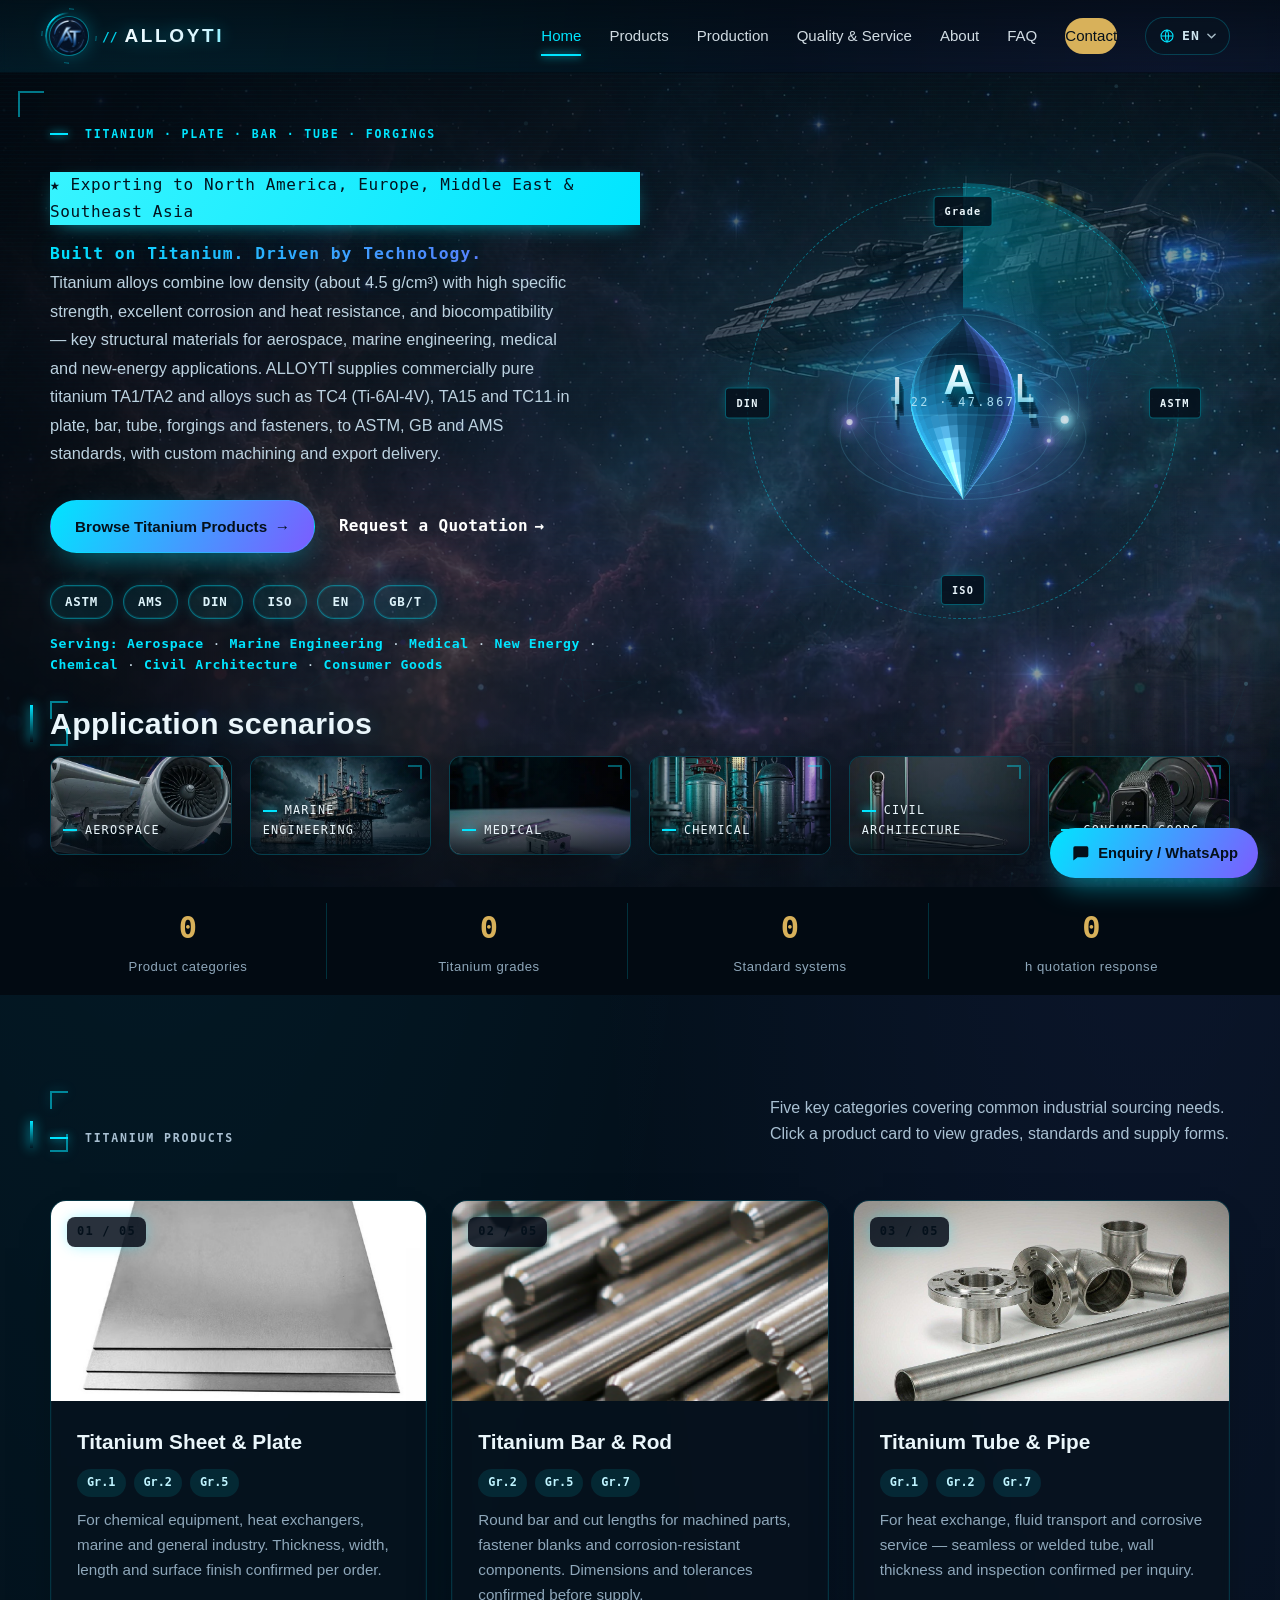
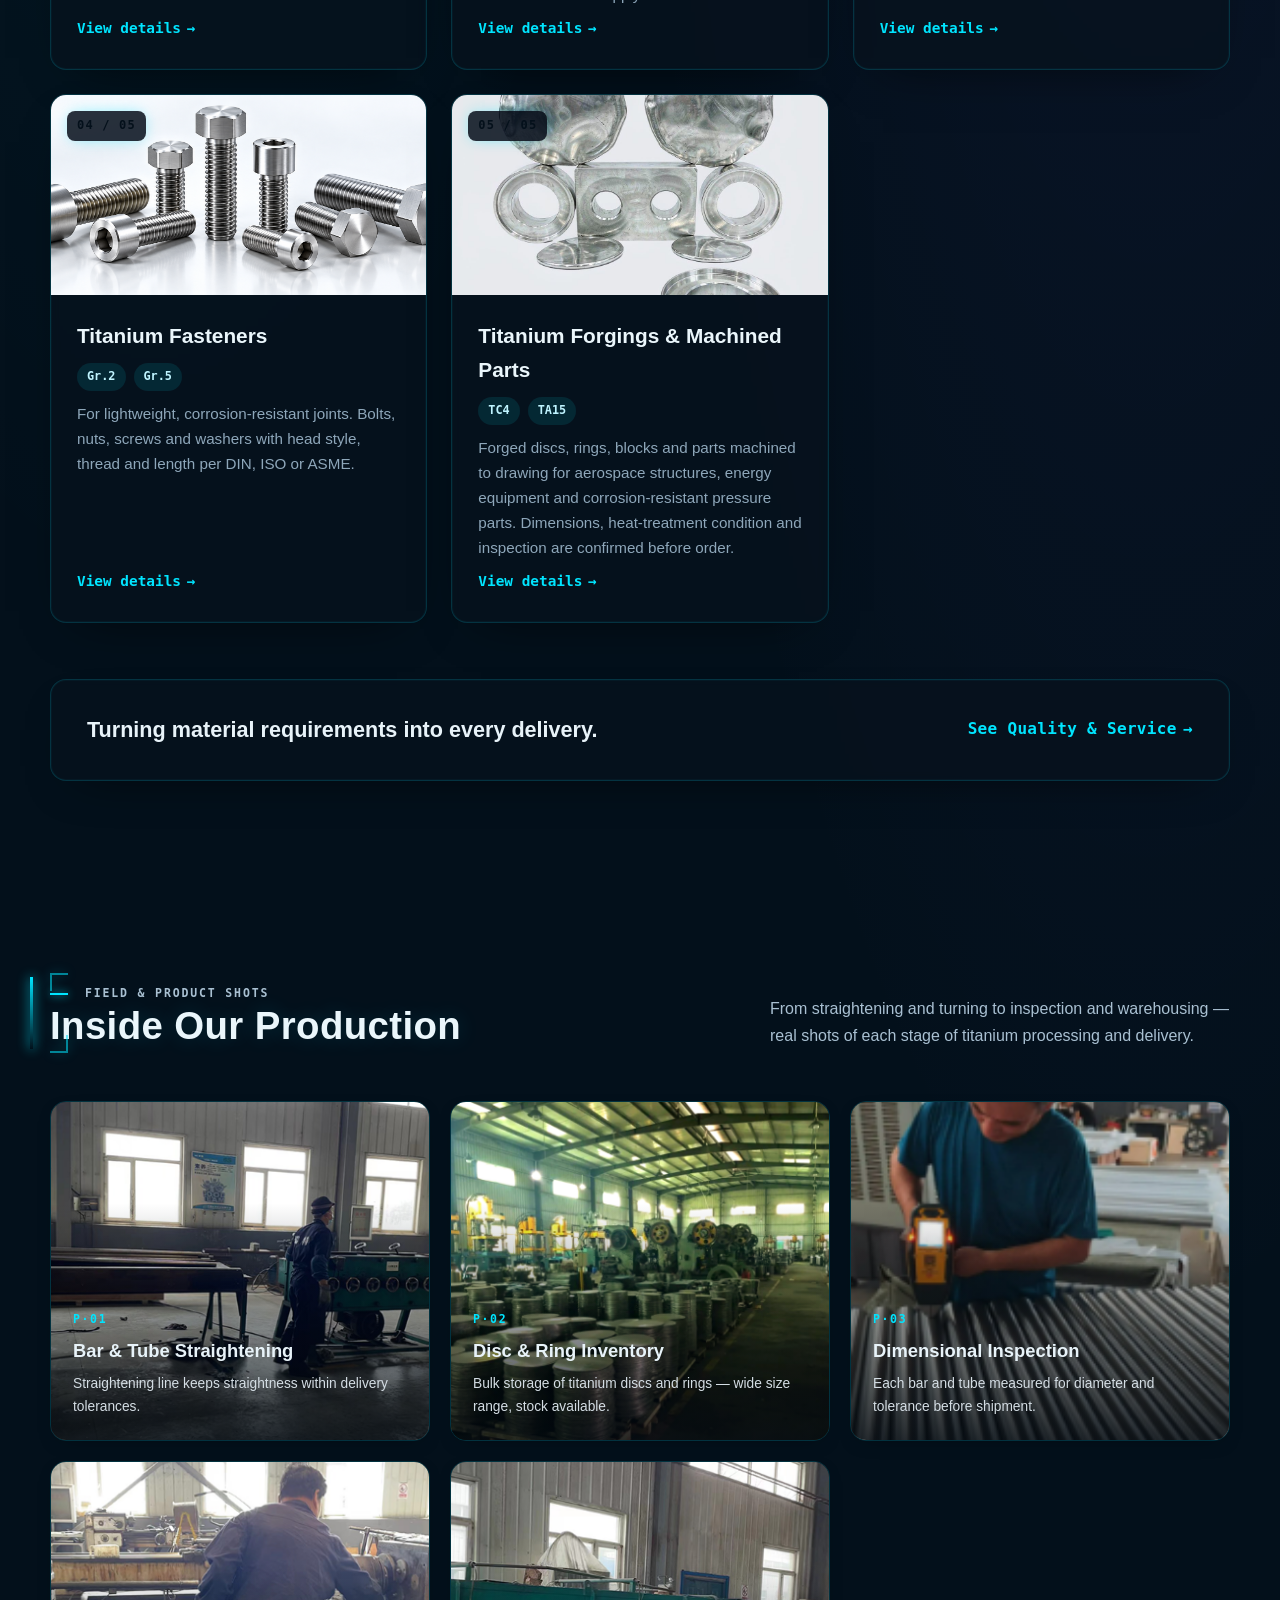
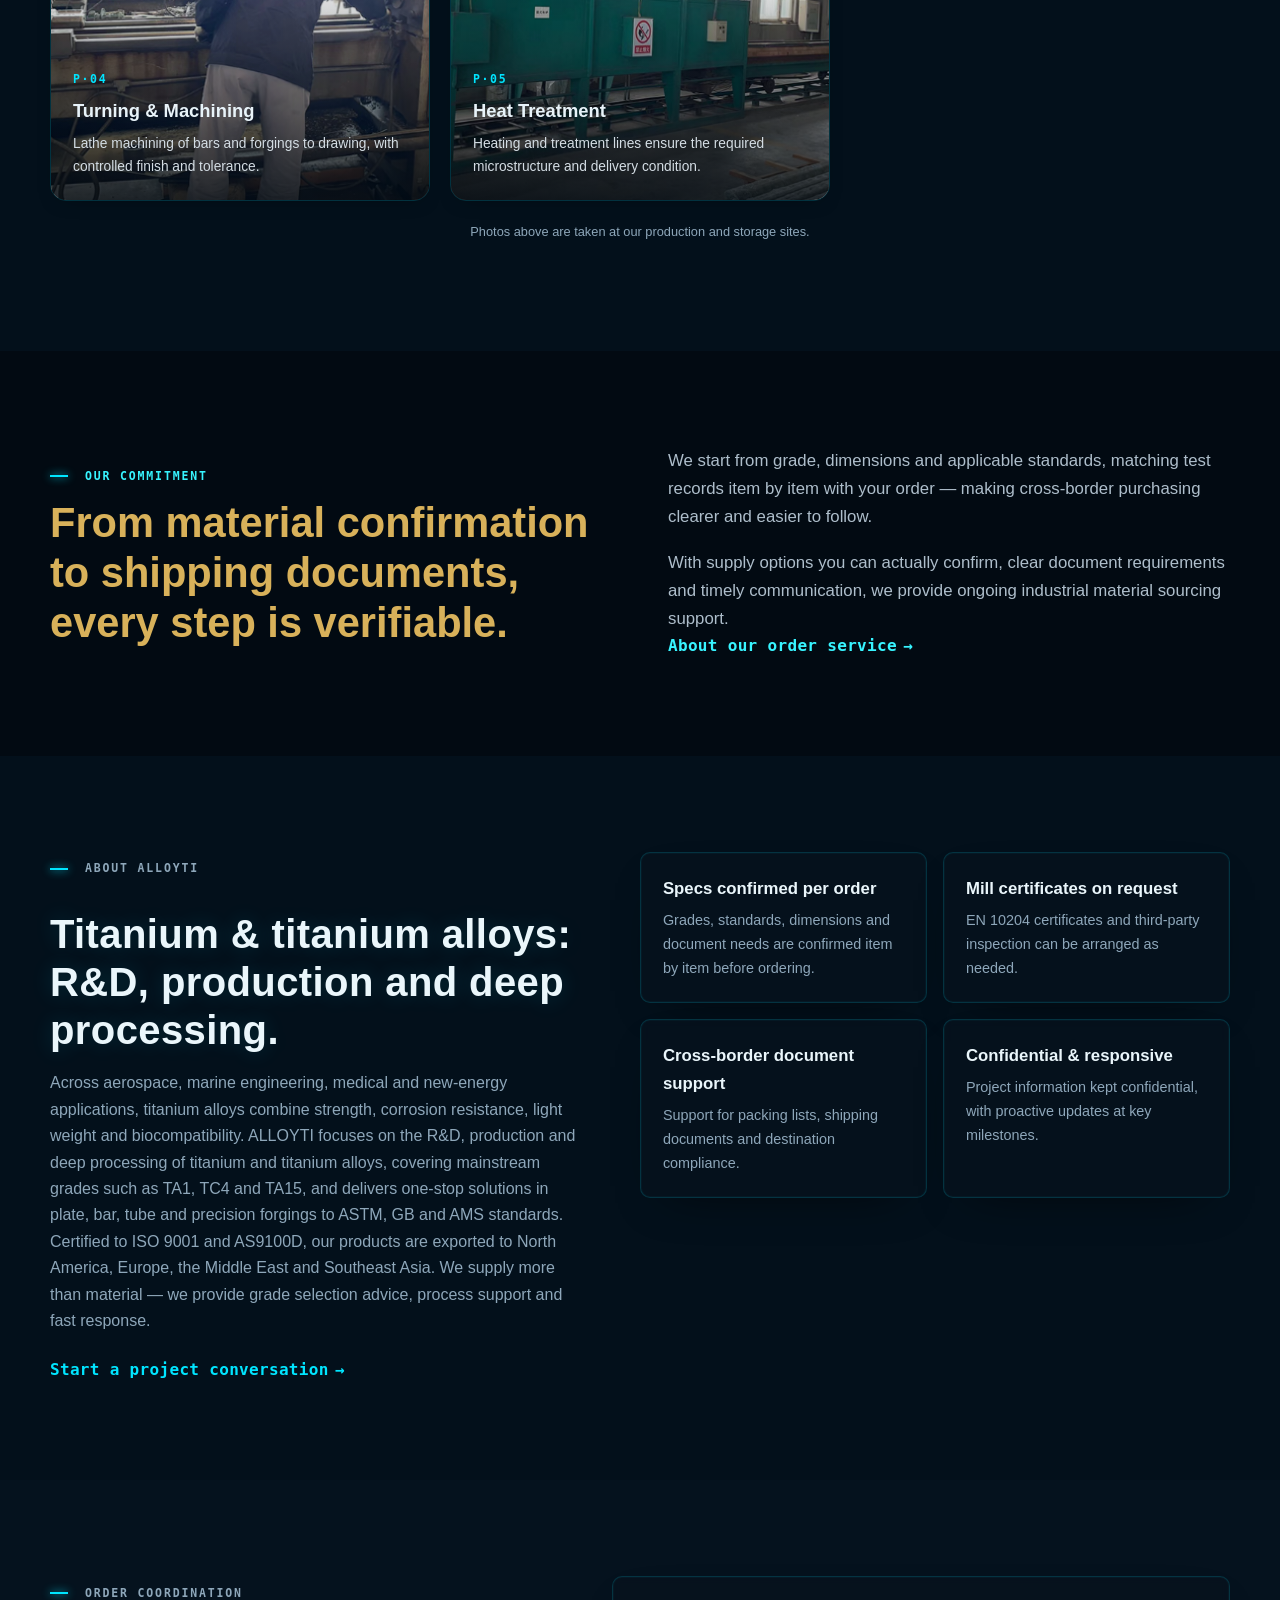
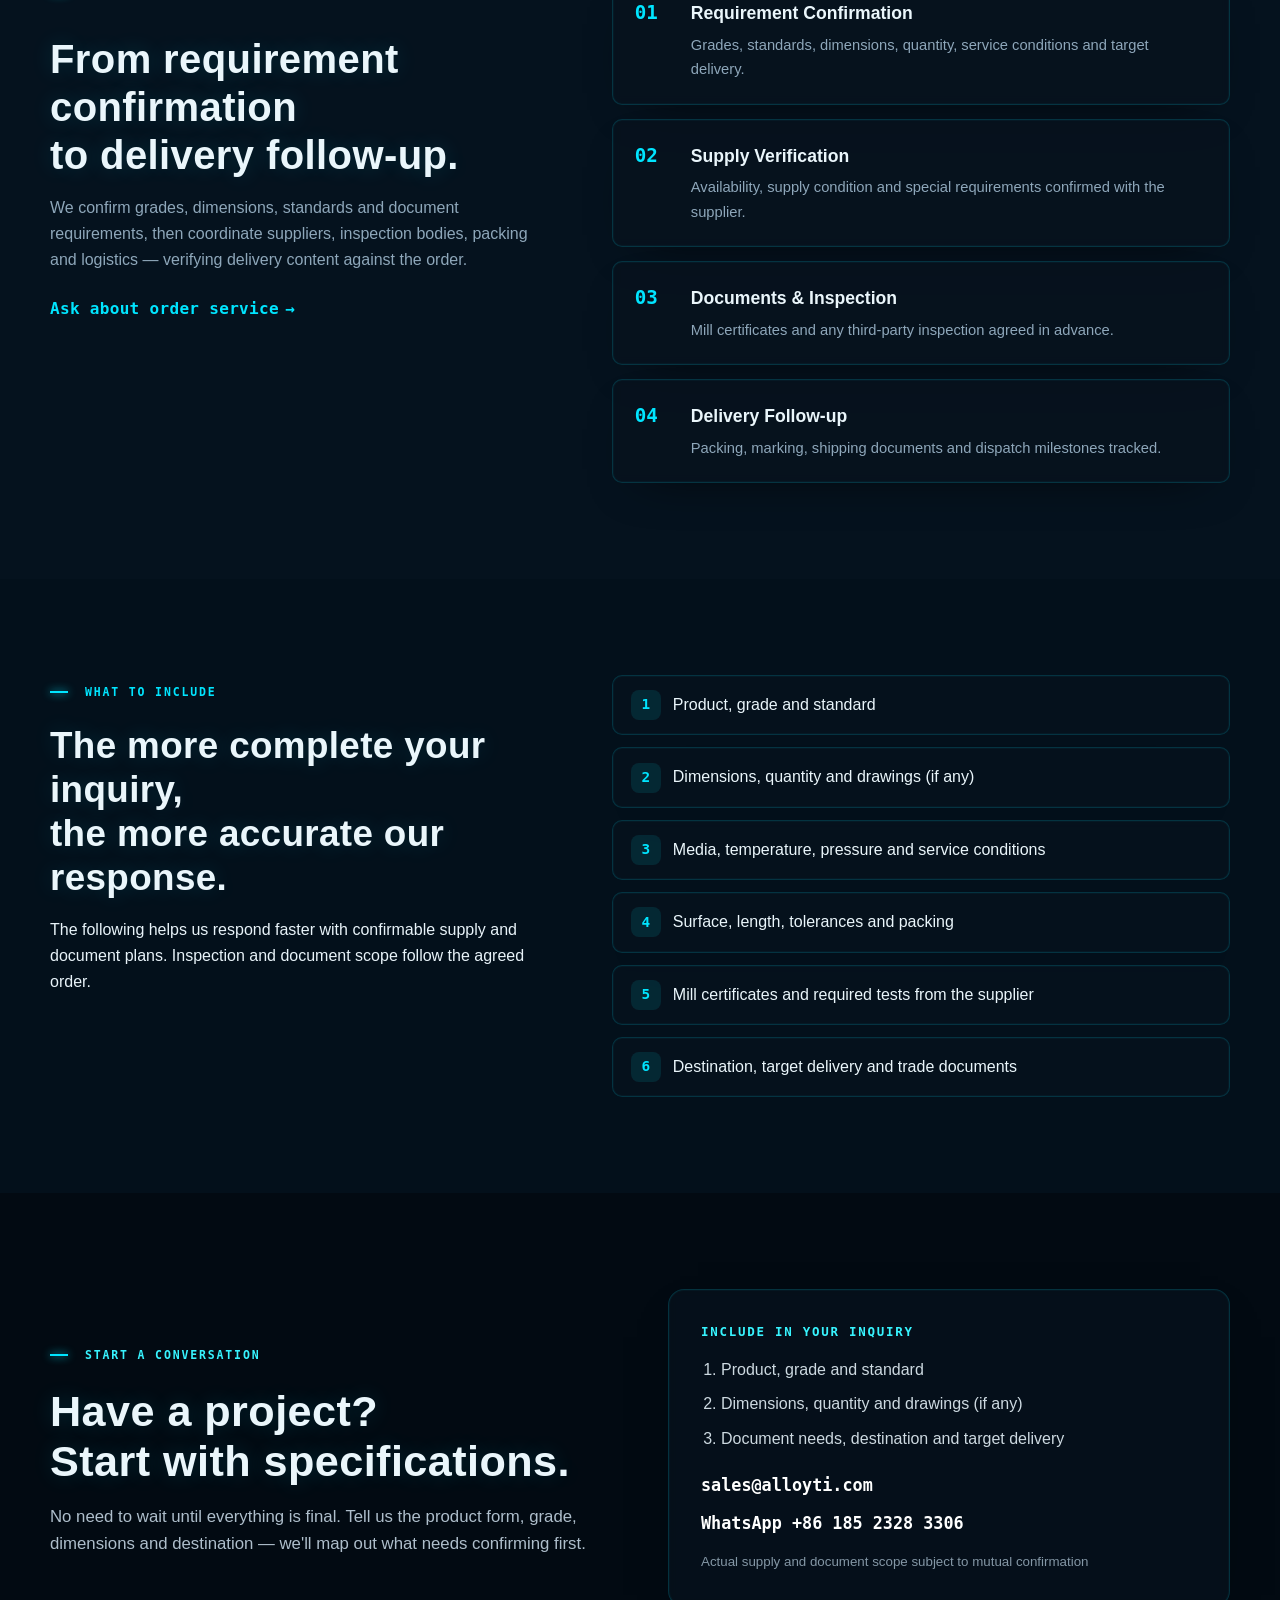
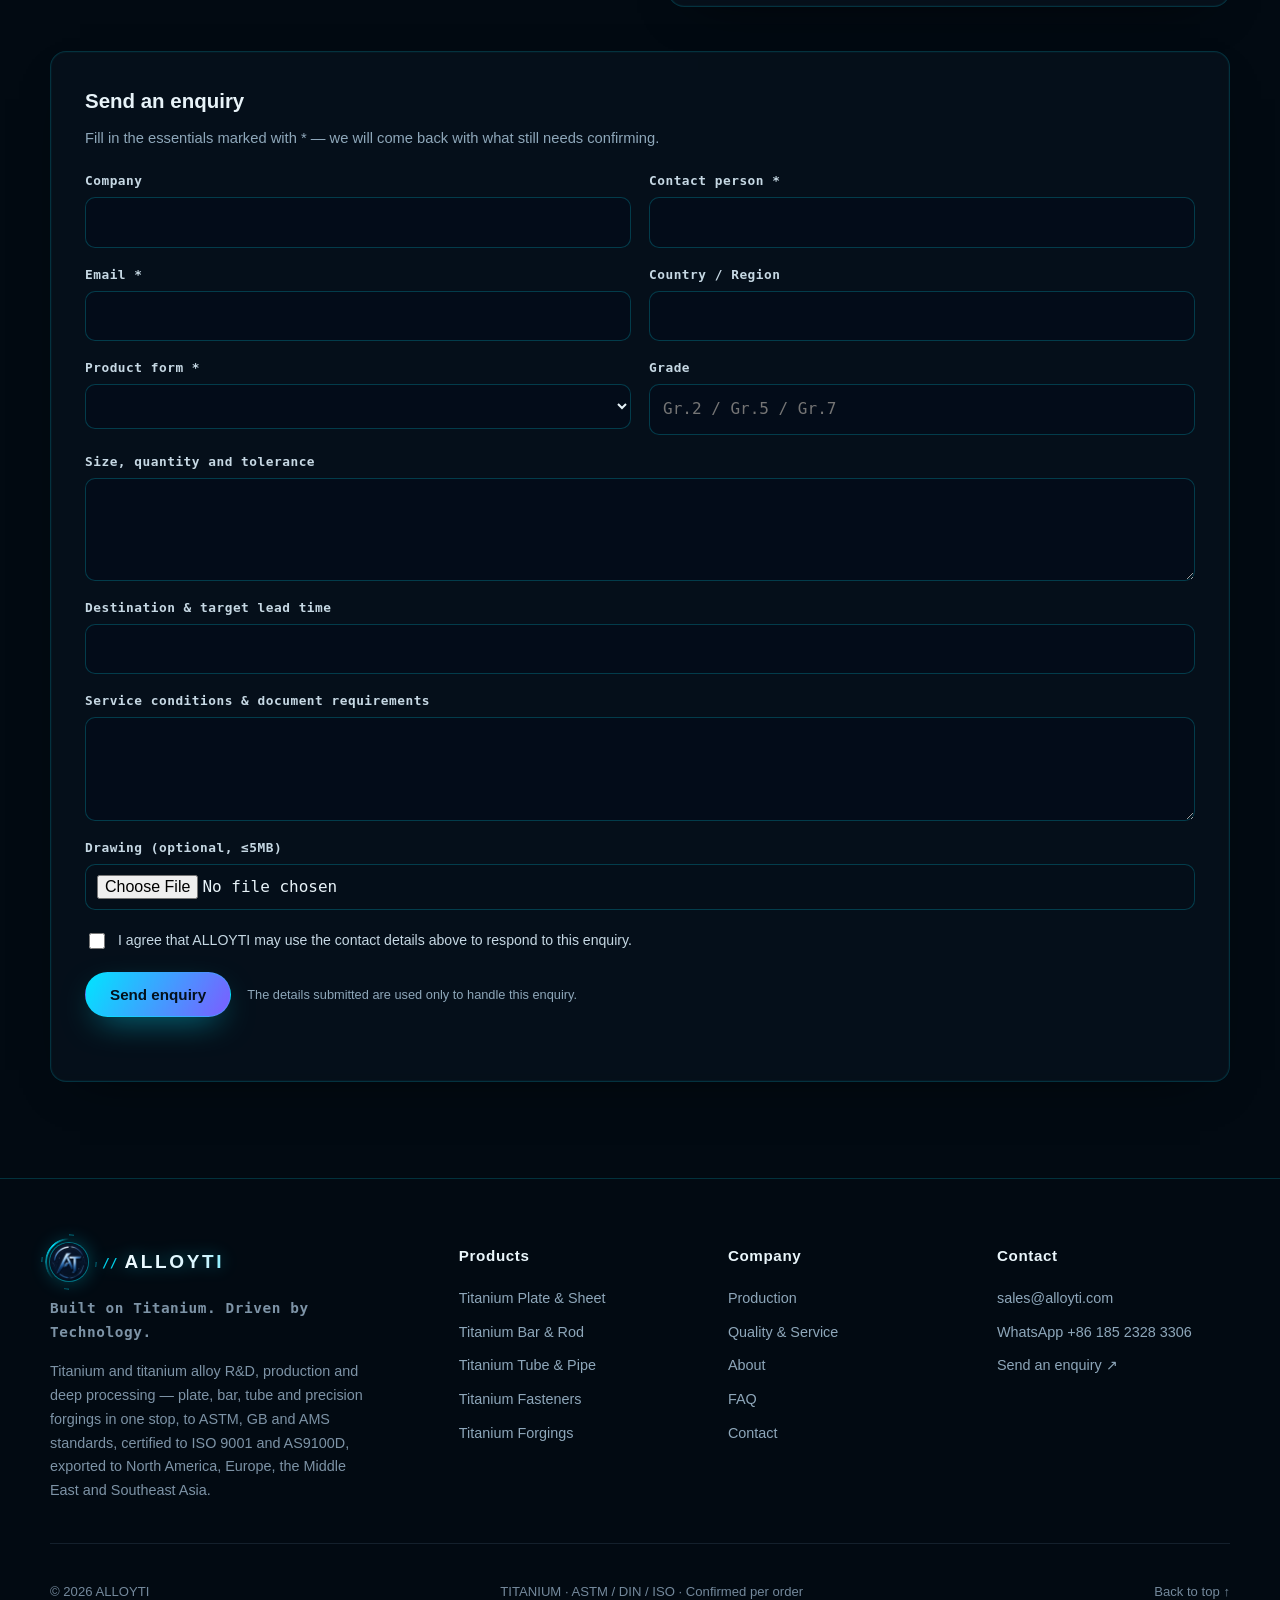
<file: index.html>
<!doctype html>
<html lang="en">
<head>
  <meta charset="utf-8">
  <meta name="viewport" content="width=device-width, initial-scale=1">
  <meta name="description" data-i18n-desc="1" content="ALLOYTI manufactures titanium plate, bar, tube, fasteners and precision forgings in TA1, TC4 (Gr.5) and TA15 — to ASTM, GB and AMS standards. ISO 9001 &amp; AS9100D certified.">
  <meta name="theme-color" content="#0A1A3A">
  <meta name="robots" content="index,follow">
  <link rel="preload" as="image" href="assets/space-battleship-hero.webp" type="image/webp" fetchpriority="high">
  <title>Titanium Manufacturer &amp; Supplier — Plate, Bar, Tube | ALLOYTI</title>
  <link rel="icon" type="image/png" href="assets/favicon-64.png">
  <link rel="stylesheet" href="styles.css">
  <link rel="stylesheet" href="hitech.css">
  <!-- 技术 SEO：canonical + Open Graph + Twitter（域名占位 .example，上线前替换为真实域名；如需 hreflang 多语言 SEO，建议后续为每种语言提供独立 URL） -->
  <link rel="canonical" href="https://www.alloyti.com/">
  <meta property="og:type" content="website">
  <meta property="og:locale" content="en_US">
  <meta property="og:title" content="Titanium Manufacturer &amp; Supplier — Plate, Bar, Tube | ALLOYTI">
  <meta property="og:description" content="ALLOYTI manufactures titanium plate, bar, tube, fasteners and precision forgings in TA1, TC4 (Gr.5) and TA15 — to ASTM, GB and AMS standards. ISO 9001 &amp; AS9100D certified.">
  <meta property="og:url" content="https://www.alloyti.com/">
  <meta property="og:image" content="https://www.alloyti.com/assets/hero-industry.jpg">
  <meta property="og:image:alt" content="Titanium mill products for industrial supply">
  <meta name="twitter:card" content="summary_large_image">
  <meta name="twitter:title" content="Titanium Manufacturer &amp; Supplier — Plate, Bar, Tube | ALLOYTI">
  <meta name="twitter:description" content="ALLOYTI manufactures titanium plate, bar, tube, fasteners and precision forgings in TA1, TC4 (Gr.5) and TA15 — to ASTM, GB and AMS standards. ISO 9001 &amp; AS9100D certified.">
  <meta name="twitter:image" content="https://www.alloyti.com/assets/hero-industry.jpg">
  <script type="application/ld+json">
  {
    "@context": "https://schema.org",
    "@graph": [
      {
        "@type": "Organization",
        "@id": "https://www.alloyti.com/#organization",
        "name": "ALLOYTI",
        "url": "https://www.alloyti.com/",
        "description": "Manufacturer and supplier of titanium and titanium alloys: plate, bar, tube, fasteners and precision forgings in TA1, TC4 (Gr.5) and TA15 to ASTM, GB and AMS standards.",
        "email": "sales@alloyti.com",
        "contactPoint": { "@type": "ContactPoint", "contactType": "sales", "email": "sales@alloyti.com", "availableLanguage": ["en", "zh", "ar", "ru", "de"] }
      },
      {
        "@type": "WebSite",
        "@id": "https://www.alloyti.com/#website",
        "name": "ALLOYTI",
        "url": "https://www.alloyti.com/",
        "inLanguage": "en",
        "publisher": { "@id": "https://www.alloyti.com/#organization" }
      },
      {
        "@type": "WebPage",
        "@id": "https://www.alloyti.com/#webpage",
        "url": "https://www.alloyti.com/",
        "name": "Titanium Manufacturer & Supplier — Plate, Bar, Tube | ALLOYTI",
        "isPartOf": { "@id": "https://www.alloyti.com/#website" },
        "inLanguage": "en"
      },
      {
        "@type": "ItemList",
        "name": "Titanium product lines",
        "itemListElement": [
          { "@type": "ListItem", "position": 1, "name": "Titanium Plate & Sheet", "url": "https://www.alloyti.com/titanium-plate.html" },
          { "@type": "ListItem", "position": 2, "name": "Titanium Bar & Rod", "url": "https://www.alloyti.com/titanium-bar.html" },
          { "@type": "ListItem", "position": 3, "name": "Titanium Tube & Pipe", "url": "https://www.alloyti.com/titanium-tube.html" },
          { "@type": "ListItem", "position": 4, "name": "Titanium Fasteners", "url": "https://www.alloyti.com/titanium-fasteners.html" },
          { "@type": "ListItem", "position": 5, "name": "Titanium Forgings & Machined Parts", "url": "https://www.alloyti.com/titanium-forgings.html" }
        ]
      }
    ]
  }
  </script>
</head>
<body data-dyn-title="1">
  <a class="skip-link" href="#main" data-i18n="ui.skip"><span data-i18n="s345">Skip to main content</span></a>

  <header class="site-header" id="siteHeader">
    <nav class="nav container" aria-label="Main navigation">
      <a class="brand" href="#home" aria-label="ALLOYTI home">
        <img class="brand-mark" src="assets/logo-emblem.png" alt="ALLOYTI logo" width="36" height="36"> <span class="brand-word" data-i18n="s001">ALLOYTI</span>
      </a>
      <button class="menu-toggle" id="menuToggle" type="button" aria-expanded="false" aria-controls="primaryNav" aria-label="Open navigation"><span></span><span></span><span></span></button>
      <div class="nav-links" id="primaryNav">
        <a href="index.html" class="is-active" data-i18n="nav.home"><span data-i18n="s004">Home</span></a>
        <a href="products.html" data-i18n="nav.products"><span data-i18n="s008">Products</span></a>
        <a href="index.html#showcase" data-i18n="nav.showcase"><span data-i18n="s328">Production</span></a>
        <a href="quality.html" data-i18n="nav.quality"><span data-i18n="s043">Quality &amp; Service</span></a>
        <a href="about.html" data-i18n="nav.about"><span data-i18n="s023">About</span></a>
        <a href="faq.html" data-i18n="nav.faq"><span data-i18n="s010">FAQ</span></a>
        <a class="nav-contact" href="contact.html" data-i18n="nav.contact"><span data-i18n="s012">Contact</span></a>        <div class="lang-switch" id="langSwitch">
          <button class="lang-toggle" id="langToggle" type="button" aria-haspopup="listbox" aria-expanded="false" aria-label="Switch language">
            <svg class="lang-globe" viewBox="0 0 24 24" aria-hidden="true"><circle cx="12" cy="12" r="9" fill="none" stroke="currentColor" stroke-width="1.6"/><path d="M3 12h18M12 3c3 3 3 15 0 18M12 3c-3 3-3 15 0 18" fill="none" stroke="currentColor" stroke-width="1.6"/></svg>
            <span class="lang-code" id="langCode">EN</span>
            <svg class="lang-caret" viewBox="0 0 10 6" aria-hidden="true"><path d="M1 1l4 4 4-4" fill="none" stroke="currentColor" stroke-width="1.6" stroke-linecap="round"/></svg>
          </button>
          <ul class="lang-menu" id="langMenu" role="listbox" aria-label="Language">
            <li role="option" data-lang="en" class="is-active" aria-selected="true"><span class="lc">EN</span><span class="ln">English</span></li>
            <li role="option" data-lang="zh"><span class="lc">中文</span><span class="ln">简体中文</span></li>
            <li role="option" data-lang="ar" dir="rtl"><span class="lc">AR</span><span class="ln">العربية</span></li>
            <li role="option" data-lang="ru"><span class="lc">RU</span><span class="ln">Русский</span></li>
            <li role="option" data-lang="de"><span class="lc">DE</span><span class="ln">Deutsch</span></li>
          </ul>
        </div>
      </div>
    </nav>
  </header>

  <main id="main">
    <!-- HERO -->
    <section class="hero" id="home" aria-label="Hero">
      <div class="hero-bg" aria-hidden="true">
        <img src="assets/space-battleship-hero.webp" alt="" width="1536" height="962" fetchpriority="high">
        <img class="scene-ghost scene-ghost-1" src="assets/app-chemical.webp" alt="" width="512" height="512">
        <img class="scene-ghost scene-ghost-2" src="assets/app-aerospace.webp" alt="" width="512" height="512">
        <img class="scene-ghost scene-ghost-3" src="assets/app-marine.webp" alt="" width="512" height="512">
        <div class="ship-glow" aria-hidden="true"></div>
        <canvas class="mesh-canvas" id="meshCanvas"></canvas>
        <div class="hero-overlay"></div>
      </div>
      <div class="hero-grid container">
        <div class="hero-copy">
          <p class="kicker" data-i18n="s100"><span data-i18n="s100">Titanium · Plate · Bar · Tube · Forgings</span></p>
          <p class="hero-region" data-i18n="s101"><span data-i18n="s101">★ Exporting to North America, Europe, Middle East &amp; Southeast Asia</span></p>
          <h1 class="seo-h1">ALLOYTI — Titanium Alloys Manufacturer &amp; Supplier</h1>
          <p class="hero-slogan" data-i18n="ui.slogan"><span data-i18n="s326">Built on Titanium. Driven by Technology.</span></p>
          <p class="hero-intro" data-i18n="hero.intro"><span data-i18n="s347">Titanium alloys combine low density (about 4.5 g/cm³) with high specific strength, excellent corrosion and heat resistance, and biocompatibility — key structural materials for aerospace, marine engineering, medical and new-energy applications. ALLOYTI supplies commercially pure titanium TA1/TA2 and alloys such as TC4 (Ti-6Al-4V), TA15 and TC11 in plate, bar, tube, forgings and fasteners, to ASTM, GB and AMS standards, with custom machining and export delivery.</span></p>
          <div class="hero-actions">
            <a class="button button-primary" href="#products"><span data-i18n="hero.btn1"><span data-i18n="s348">Browse Titanium Products</span></span> <span aria-hidden="true">→</span></a>
            <a class="button-link" href="#contact"><span data-i18n="hero.btn2"><span data-i18n="s339">Request a Quotation</span></span> <span aria-hidden="true">→</span></a>
          </div>
          <ul class="hero-trust" aria-label="Applicable standards">
            <li data-i18n="s102"><span data-i18n="s102">ASTM</span></li><li data-i18n="s103"><span data-i18n="s103">AMS</span></li><li data-i18n="s104"><span data-i18n="s104">DIN</span></li><li data-i18n="s105"><span data-i18n="s105">ISO</span></li><li data-i18n="s106"><span data-i18n="s106">EN</span></li><li data-i18n="s107"><span data-i18n="s107">GB/T</span></li>
          </ul>
          <p class="hero-sectors"><span data-i18n="s349">Serving:</span> <span data-i18n="s108">Aerospace</span> · <span data-i18n="s109">Marine Engineering</span> · <span data-i18n="s110">Medical</span> · <span data-i18n="s111">New Energy</span> · <span data-i18n="s429">Chemical</span> · <span data-i18n="s430">Civil Architecture</span> · <span data-i18n="s431">Consumer Goods</span></p>
        </div>
        <div class="hero-visual" aria-hidden="true">
          <div class="holo-system" id="holoSystem">
            <div class="holo-ring holo-ring-1"></div>
            <div class="holo-sweep"></div>
            <div class="holo-core">
              <canvas class="droplet-canvas" id="dropletCanvas" aria-hidden="true"></canvas>
              <div class="holo-label"><small>22 · 47.867</small></div>
            </div>
            <span class="holo-chip holo-chip-a" data-i18n="hero.nodes.0"><span data-i18n="s069">Grade</span></span>
            <span class="holo-chip holo-chip-b" data-i18n="s102">ASTM</span>
            <span class="holo-chip holo-chip-c" data-i18n="s105">ISO</span>
            <span class="holo-chip holo-chip-d" data-i18n="s104">DIN</span>
          </div>
        </div>
      </div>
      <!-- 应用场景：第一屏底部 -->
      <section class="hero-scenes container" id="applications" aria-labelledby="appsTitle">
        <div class="section-heading reveal">
          <div>
            <p class="kicker" data-i18n="s223"><span data-i18n="s223">Where it is used</span></p>
            <h2 id="appsTitle" data-i18n="apps.title"><span data-i18n="s432">Application scenarios</span></h2>
          </div>
          <p data-i18n="apps.intro"><span data-i18n="s433">From extreme service to everyday essentials, titanium earns its place wherever strength, corrosion resistance and weight decide the outcome.</span></p>
        </div>
        <ul class="scene-grid">
          <li class="scene-card reveal"><img src="assets/app-aerospace.webp" alt="Aerospace application of titanium" width="512" height="512"><span class="scene-label" data-i18n="s108">Aerospace</span></li>
          <li class="scene-card reveal"><img src="assets/app-marine.webp" alt="Marine engineering application of titanium" width="512" height="512"><span class="scene-label" data-i18n="s109">Marine Engineering</span></li>
          <li class="scene-card reveal"><img src="assets/app-medical.webp" alt="Medical application of titanium" width="512" height="512"><span class="scene-label" data-i18n="s110">Medical</span></li>
          <li class="scene-card reveal"><img src="assets/app-chemical.webp" alt="Chemical application of titanium" width="512" height="512"><span class="scene-label" data-i18n="s429">Chemical</span></li>
          <li class="scene-card reveal"><img src="assets/app-civil.webp" alt="Civil architecture application of titanium" width="512" height="512"><span class="scene-label" data-i18n="s430">Civil Architecture</span></li>
          <li class="scene-card reveal"><img src="assets/app-consumer.webp" alt="Consumer goods application of titanium" width="512" height="512"><span class="scene-label" data-i18n="s431">Consumer Goods</span></li>
        </ul>
      </section>
      <div class="hero-band">
        <div class="hero-metrics container" id="heroMetrics" aria-label="Company capability figures"></div>
      </div>
    </section>

    <!-- PRODUCTS -->
    <section class="products section" id="products" aria-label="Titanium products">
      <div class="container">
        <div class="section-heading reveal">
          <div>
            <p class="kicker" data-i18n="s113"><span data-i18n="s113">Titanium products</span></p>
          </div>
          <p data-i18n="products.intro"><span data-i18n="s351">Five product lines covering the common industrial buying cases — plate and sheet, bar and rod, tube and pipe, fasteners, and precision forgings. Open a card for grades, standards and supply forms, or visit the full product page.</span></p>
        </div>
        <div class="product-grid" id="productGrid"></div>
        <div class="section-foot reveal">
          <h3 data-i18n="ui.footTitle"><span data-i18n="s352">Turning material requirements into every delivery.</span></h3>
          <a class="button-link" href="#quality"><span data-i18n="ui.footLink"><span data-i18n="s353">See Quality &amp; Documents</span></span> <span aria-hidden="true">→</span></a>
        </div>
      </div>
    </section>

    <!-- SHOWCASE（实拍素材） -->
    <section class="showcase section" id="showcase" aria-labelledby="showcaseTitle">
      <div class="container">
        <div class="section-heading reveal">
          <div>
            <p class="kicker" data-i18n="s119"><span data-i18n="s119">Field &amp; product shots</span></p>
            <h2 id="showcaseTitle" data-i18n="showcase.title"><span data-i18n="s354">Inside Our Production</span></h2>
          </div>
          <p data-i18n="showcase.intro"><span data-i18n="s355">From straightening, coil slitting and heat treatment to turning, dimensional inspection and warehousing — real shots of each stage of titanium processing and delivery.</span></p>
        </div>
        <div class="showcase-grid" id="showcaseGrid"></div>
        <p class="illustration-note" data-i18n="showcase.note"><span data-i18n="s356">Photos above are taken at our production and storage sites.</span></p>
      </div>
    </section>

    <!-- PROMISE -->
    <section class="promise section" aria-labelledby="promiseTitle">
      <div class="promise-grid container">
        <div class="promise-lead reveal">
          <p class="kicker kicker-light" data-i18n="s120"><span data-i18n="s120">Our commitment</span></p>
          <h2 id="promiseTitle"><span data-i18n="promise.titleA"><span data-i18n="s357">From material confirmation to shipping documents,</span> </span><span class="hl" data-i18n="promise.titleB"><span data-i18n="s358">every step</span></span><span data-i18n="promise.titleC"><span data-i18n="s359">is verifiable.</span></span></h2>
        </div>
        <div class="promise-body reveal">
          <p data-i18n="promise.p1"><span data-i18n="s360">We start from grade, dimensions and the applicable standard, then match test records item by item with your order — so cross-border purchasing stays clear and easy to follow.</span></p>
          <p data-i18n="promise.p2"><span data-i18n="s361">With supply options that can actually be confirmed, clear document requirements and timely communication, we provide ongoing support for industrial material sourcing.</span></p>
          <a class="button-link button-link-light" href="#quality"><span data-i18n="promise.link"><span data-i18n="s362">About our order service</span></span> <span aria-hidden="true">→</span></a>
        </div>
      </div>
    </section>

    <!-- ABOUT -->
    <section class="about section" id="about" aria-labelledby="aboutTitle">
      <div class="container about-grid">
        <div class="about-intro reveal">
          <p class="kicker" data-i18n="s024"><span data-i18n="s024">About ALLOYTI</span></p>
          <h2 id="aboutTitle" data-i18n-html="about.title"><span data-i18n="s363">Titanium &amp; titanium alloys:</span><br><span data-i18n="s364">R&amp;D, production and deep processing.</span></h2>
          <p data-i18n="about.p"><span data-i18n="s365">Across aerospace, marine engineering, medical and new-energy applications, titanium alloys combine strength, corrosion resistance, light weight and biocompatibility. ALLOYTI focuses on the R&amp;D, production and deep processing of titanium and titanium alloys, covering mainstream grades such as TA1, TC4 (Gr.5) and TA15, and delivering one-stop solutions in plate, bar, tube and precision forgings to ASTM, GB and AMS standards. Certified to ISO 9001 and AS9100D, our products are exported to North America, Europe, the Middle East and Southeast Asia. We supply more than material — we provide grade selection advice, process support and fast response.</span></p>
          <a class="button-link" href="#contact"><span data-i18n="about.link"><span data-i18n="s366">Start a project conversation</span></span> <span aria-hidden="true">→</span></a>
        </div>
        <ul class="about-points reveal" id="aboutPoints"></ul>
      </div>
    </section>

    <!-- QUALITY / ORDER COORDINATION -->
    <section class="quality section" id="quality" aria-labelledby="qualityTitle">
      <div class="quality-grid container">
        <div class="quality-intro reveal">
          <p class="kicker" data-i18n="s121"><span data-i18n="s121">Order coordination</span></p>
          <h2 id="qualityTitle" data-i18n-html="quality.title"><span data-i18n="s367">From requirement confirmation</span><br><span data-i18n="s368">to delivery follow-up.</span></h2>
          <p data-i18n="quality.p"><span data-i18n="s369">We confirm grades, dimensions, standards and document requirements, then coordinate inspection, packing and logistics — verifying delivery content against the order. Certificates (EN 10204) and third-party inspection are agreed before production starts.</span></p>
          <a class="button-link quality-more" href="#contact"><span data-i18n="quality.link"><span data-i18n="s370">Ask about order service</span></span> <span aria-hidden="true">→</span></a>
        </div>
        <ol class="quality-list" id="qualityList"></ol>
      </div>
    </section>

    <!-- INQUIRY CHECKLIST -->
    <section class="checklist section" aria-labelledby="checklistTitle">
      <div class="container checklist-grid">
        <div class="reveal">
          <p class="kicker" data-i18n="s122"><span data-i18n="s122">What to include</span></p>
          <h2 id="checklistTitle" data-i18n-html="checklist.title"><span data-i18n="s371">The more complete your inquiry,</span><br><span data-i18n="s372">the more accurate our answer.</span></h2>
          <p data-i18n="checklist.p"><span data-i18n="s373">The following helps us respond faster with a confirmable supply and document plan. Inspection and document scope follow the agreed order.</span></p>
        </div>
        <ol class="checklist-items reveal" id="checklistItems"></ol>
      </div>
    </section>

    <!-- CONTACT -->
    <section class="contact section" id="contact" aria-labelledby="contactTitle">
      <div class="contact-grid container">
        <div class="reveal">
          <p class="kicker kicker-light" data-i18n="s123"><span data-i18n="s123">Start a conversation</span></p>
          <h2 id="contactTitle" data-i18n-html="contact.title"><span data-i18n="s374">Have a project?</span><br><span data-i18n="s375">Start with specifications.</span></h2>
          <p class="contact-intro" data-i18n="contact.intro"><span data-i18n="s376">No need to wait until everything is final. Tell us the product form, grade, dimensions and destination — we will map out what needs confirming first.</span></p>
        </div>
        <div class="contact-card reveal">
          <p class="contact-card-label" data-i18n="contact.cardLabel"><span data-i18n="s377">Include in your inquiry</span></p>
          <ol>
            <li data-i18n="contact.cardItems.0"><span data-i18n="s051">Product, grade and standard</span></li>
            <li data-i18n="contact.cardItems.1"><span data-i18n="s052">Dimensions, quantity and drawings (if any)</span></li>
            <li data-i18n="contact.cardItems.2"><span data-i18n="s053">Document needs, destination and target delivery</span></li>
          </ol>
          <a class="contact-mail" href="mailto:sales@alloyti.com" data-i18n="s019"><span data-i18n="s019">sales@alloyti.com</span></a>
          <a class="contact-wa" href="https://wa.me/8618523283306" target="_blank" rel="noopener noreferrer" data-i18n="s020"><span data-i18n="s020">WhatsApp +86 185 2328 3306</span></a>
          <small data-i18n="contact.small"><span data-i18n="s378">Actual supply and document scope subject to mutual confirmation</span></small>
        </div>
      </div>
      <form class="inquiry-form container reveal" id="inquiryForm" method="post" action="https://formspree.io/f/XXXXXXXX" enctype="multipart/form-data" novalidate>
        <h3 data-i18n="form.title"><span data-i18n="s055">Send an enquiry</span></h3>
        <p class="form-note" data-i18n="form.note"><span data-i18n="s056">Fill in the fields marked * — we will come back with what still needs confirming.</span></p>
        <div class="form-grid">
          <label class="field"><span data-i18n="form.company"><span data-i18n="s057">Company</span></span><input type="text" name="company" maxlength="200" autocomplete="organization"></label>
          <label class="field"><span data-i18n="form.name"><span data-i18n="s058">Contact person *</span></span><input type="text" name="name" maxlength="120" autocomplete="name" required></label>
          <label class="field"><span data-i18n="form.email"><span data-i18n="s059">Email *</span></span><input type="email" name="email" maxlength="200" autocomplete="email" required></label>
          <label class="field"><span data-i18n="form.country"><span data-i18n="s060">Country / Region</span></span><input type="text" name="country" maxlength="120"></label>
          <label class="field"><span data-i18n="form.product"><span data-i18n="s061">Product form *</span></span>
            <select name="product" required>
              <option value="" disabled selected></option>
              <option value="titanium-sheet-coil" data-i18n="form.productOptions.0"><span data-i18n="s062">Titanium plate / sheet</span></option>
              <option value="titanium-bar-wire" data-i18n="form.productOptions.1"><span data-i18n="s063">Titanium bar / rod</span></option>
              <option value="titanium-tube" data-i18n="form.productOptions.2"><span data-i18n="s064">Titanium tube / pipe</span></option>
              <option value="titanium-fasteners" data-i18n="form.productOptions.3"><span data-i18n="s065">Titanium fasteners</span></option>
              <option value="titanium-forgings" data-i18n="form.productOptions.4"><span data-i18n="s066">Titanium forgings</span></option>
              <option value="titanium-machined-parts" data-i18n="form.productOptions.5"><span data-i18n="s067">Machined titanium parts</span></option>
              <option value="other-to-drawing" data-i18n="form.productOptions.6"><span data-i18n="s068">Other / built to drawing</span></option>
            </select>
          </label>
          <label class="field"><span data-i18n="form.grade"><span data-i18n="s069">Grade</span></span><input type="text" name="grade" maxlength="200" placeholder="Gr.2 / Gr.5 / Gr.7"></label>
          <label class="field field-wide"><span data-i18n="form.spec"><span data-i18n="s070">Size, quantity and tolerance</span></span><textarea name="spec" rows="3" maxlength="2000"></textarea></label>
          <label class="field field-wide"><span data-i18n="form.dest"><span data-i18n="s071">Destination &amp; target lead time</span></span><input type="text" name="dest" maxlength="300"></label>
          <label class="field field-wide"><span data-i18n="form.message"><span data-i18n="s072">Service conditions &amp; document requirements</span></span><textarea name="message" rows="3" maxlength="2000"></textarea></label>
          <label class="field field-wide file-field"><span data-i18n="form.file"><span data-i18n="s073">Drawing (optional, ≤5MB)</span></span><input type="file" name="drawing" accept=".pdf,.jpg,.jpeg,.png,.xls,.xlsx,.dwg,.dxf"></label>
        </div>
        <p class="hp" aria-hidden="true"><label><span data-i18n="s341">Website</span> <input type="text" name="website" tabindex="-1" autocomplete="off"></label></p>
        <label class="consent"><input type="checkbox" name="consent" value="1" required> <span data-i18n="form.consent"><span data-i18n="s074">I agree that ALLOYTI may use the contact details above to respond to this enquiry.</span></span></label>
        <input type="hidden" name="_subject" value="New ALLOYTI titanium enquiry">
        <input type="hidden" name="start_ts" id="startTs" value="">
        <input type="hidden" name="lang" id="formLang" value="en">
        <div class="form-actions">
          <button type="submit" class="button button-primary" data-i18n="form.submit"><span data-i18n="s075">Send enquiry</span></button>
          <small data-i18n="form.privacy"><span data-i18n="s379">The details submitted are used only to handle this enquiry.</span></small>
        </div>
        <p class="form-status" id="formStatus" role="status" aria-live="polite"></p>
      </form>
    </section>
  </main>

  <!-- 浮动询价按钮 -->
  <a class="fab-inquiry" href="https://wa.me/8618523283306" target="_blank" rel="noopener noreferrer" aria-label="WhatsApp enquiry">
    <svg viewBox="0 0 24 24" aria-hidden="true" fill="currentColor"><path d="M4 4h16a2 2 0 0 1 2 2v9a2 2 0 0 1-2 2H9l-5 4V6a2 2 0 0 1 2-2z"/></svg>
    <span data-i18n="s124">Enquiry / WhatsApp</span>
  </a>

  <footer class="site-footer">
    <div class="container footer-grid">
      <div class="footer-brand">
        <a class="brand" href="#home" aria-label="ALLOYTI home">
          <img class="brand-mark" src="assets/logo-emblem.png" alt="ALLOYTI logo" width="36" height="36"> <span class="brand-word" data-i18n="s001">ALLOYTI</span>
        </a>
        <p class="footer-slogan" data-i18n="ui.slogan"><span data-i18n="s326">Built on Titanium. Driven by Technology.</span></p>
        <p data-i18n="footer.brandDesc"><span data-i18n="s327">Titanium and titanium alloy R&amp;D, production and deep processing — plate, bar, tube, fasteners and precision forgings to ASTM, GB and AMS standards, certified to ISO 9001 and AS9100D, exported to North America, Europe, the Middle East and Southeast Asia.</span></p>
      </div>
      <nav class="footer-col" aria-label="产品链接">
        <p class="footer-col-title" data-i18n="footer.colProducts"><span data-i18n="s008">Products</span></p>
        <a href="titanium-plate.html" data-i18n="s014"><span data-i18n="s014">Titanium Plate &amp; Sheet</span></a>
        <a href="titanium-bar.html" data-i18n="s015"><span data-i18n="s015">Titanium Bar &amp; Rod</span></a>
        <a href="titanium-tube.html" data-i18n="s016"><span data-i18n="s016">Titanium Tube & Pipe</span></a>
        <a href="titanium-fasteners.html" data-i18n="s017"><span data-i18n="s017">Titanium Fasteners</span></a>
        <a href="titanium-forgings.html" data-i18n="s125"><span data-i18n="s125">Titanium Forgings</span></a>
      </nav>
      <nav class="footer-col" aria-label="关于链接">
        <p class="footer-col-title" data-i18n="footer.colAbout"><span data-i18n="s057">Company</span></p>
        <a href="index.html#showcase" data-i18n="nav.showcase"><span data-i18n="s328">Production</span></a>
        <a href="quality.html" data-i18n="nav.quality"><span data-i18n="s043">Quality &amp; Service</span></a>
        <a href="about.html" data-i18n="nav.about"><span data-i18n="s023">About</span></a>
        <a href="faq.html" data-i18n="nav.faq"><span data-i18n="s010">FAQ</span></a>
        <a href="contact.html" data-i18n="nav.contact"><span data-i18n="s012">Contact</span></a>
      </nav>
      <div class="footer-col">
        <p class="footer-col-title" data-i18n="footer.colContact"><span data-i18n="s012">Contact</span></p>
        <a href="mailto:sales@alloyti.com" data-i18n="s019"><span data-i18n="s019">sales@alloyti.com</span></a>
        <a href="https://wa.me/8618523283306" target="_blank" rel="noopener noreferrer" data-i18n="s020"><span data-i18n="s020">WhatsApp +86 185 2328 3306</span></a>
        <a href="contact.html" data-i18n="s021"><span data-i18n="s021">Send an enquiry ↗</span></a>
      </div>
    </div>
    <div class="container footer-bottom">
      <p>© <span id="year">2026</span> <span data-i18n="s001">ALLOYTI</span></p>
      <p data-i18n="ui.bottomTag"><span data-i18n="s329">TITANIUM · ASTM / DIN / ISO · Confirmed per order</span></p>
      <a href="#home" data-i18n="ui.backTop"><span data-i18n="s330">Back to top ↑</span></a>
    </div>
  </footer>

  <!-- PRODUCT MODAL -->
  <dialog class="product-dialog" id="productDialog" aria-labelledby="dialogTitle">
    <button class="dialog-close" id="dialogClose" type="button" aria-label="Close product details">×</button>
    <div class="dialog-media" id="dialogMedia"></div>
    <div class="dialog-content">
      <p class="kicker" id="dialogIndex"></p>
      <h2 id="dialogTitle"></h2>
      <p class="dialog-en" id="dialogEn"></p>
      <p id="dialogDesc"></p>
      <dl class="spec-list" id="dialogSpecs"></dl>
      <a class="button button-primary" href="#contact" id="dialogContact"><span data-i18n="s380">Outline your requirement</span> <span aria-hidden="true">↗</span></a>
    </div>
  </dialog>

  <script src="i18n-pages.js"></script>
  <script src="hitech.js"></script>
  <script src="app.js"></script>
</body>
</html>
</file>
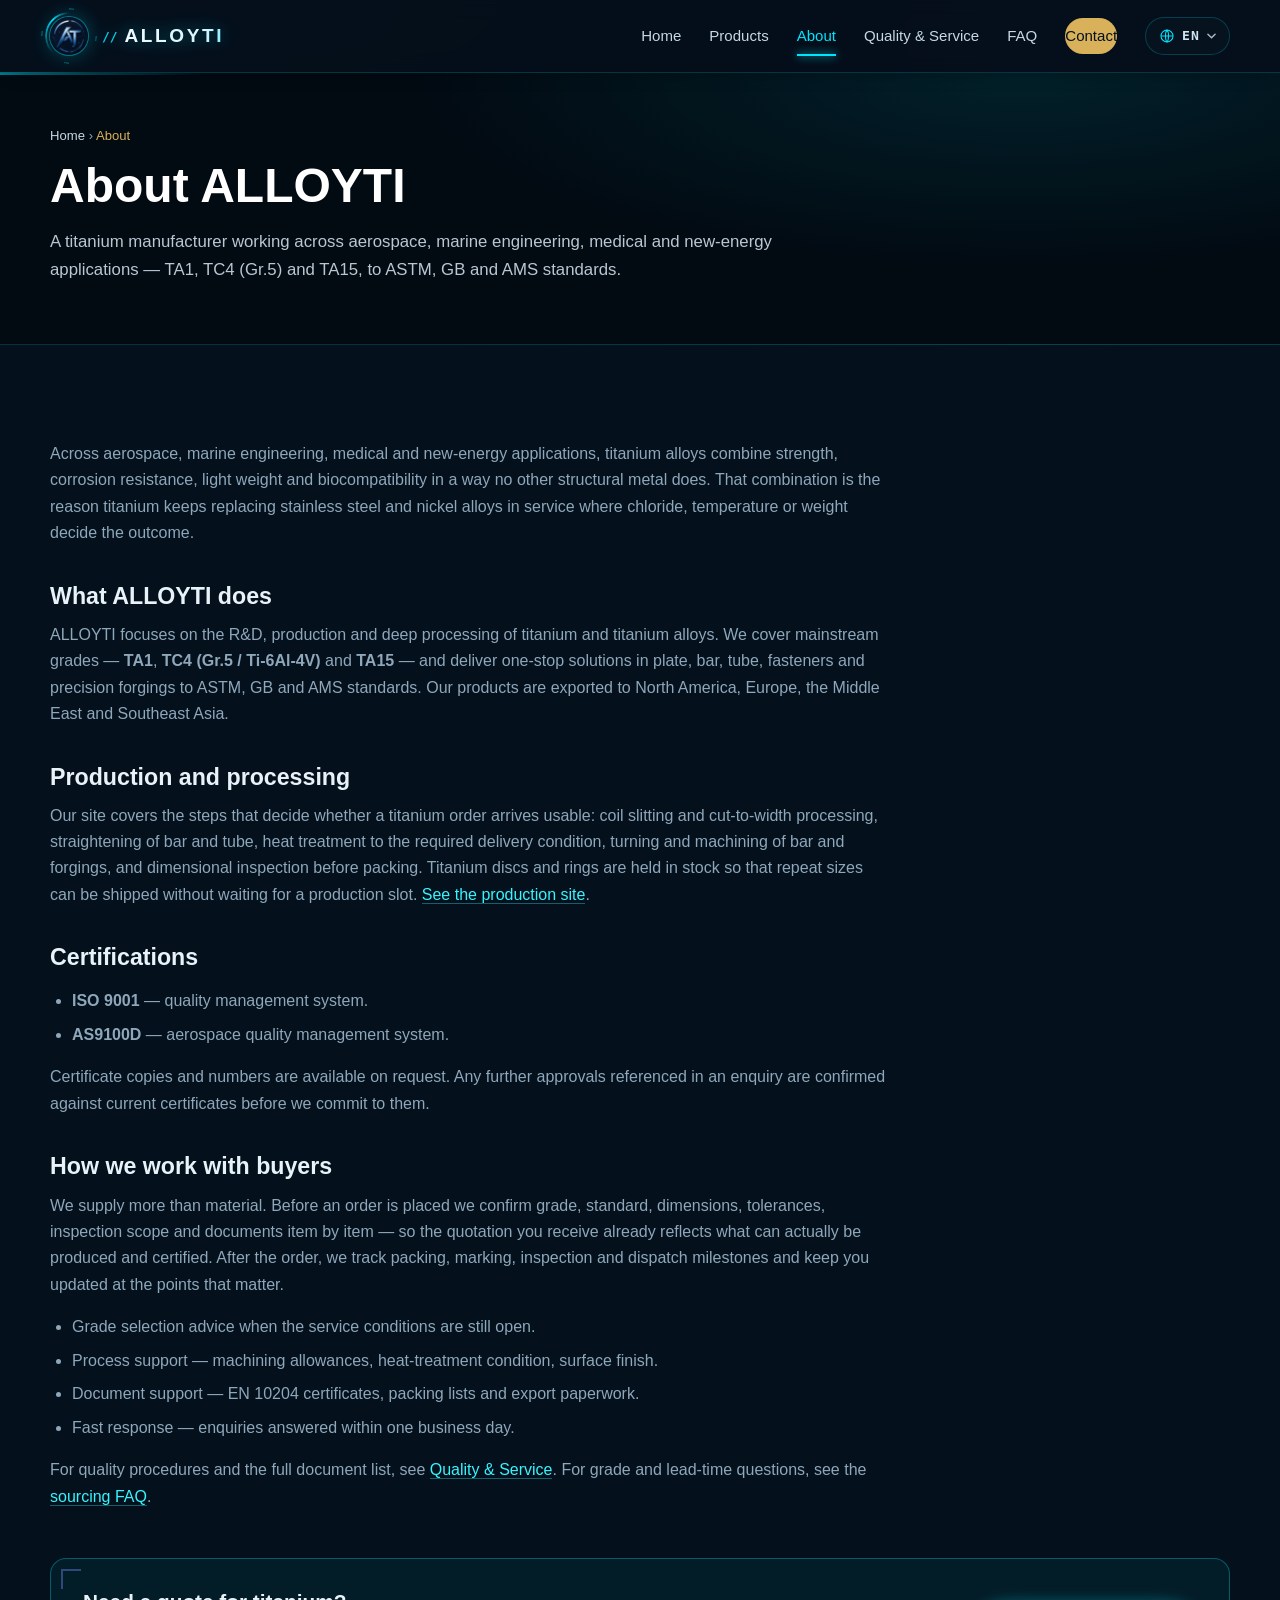
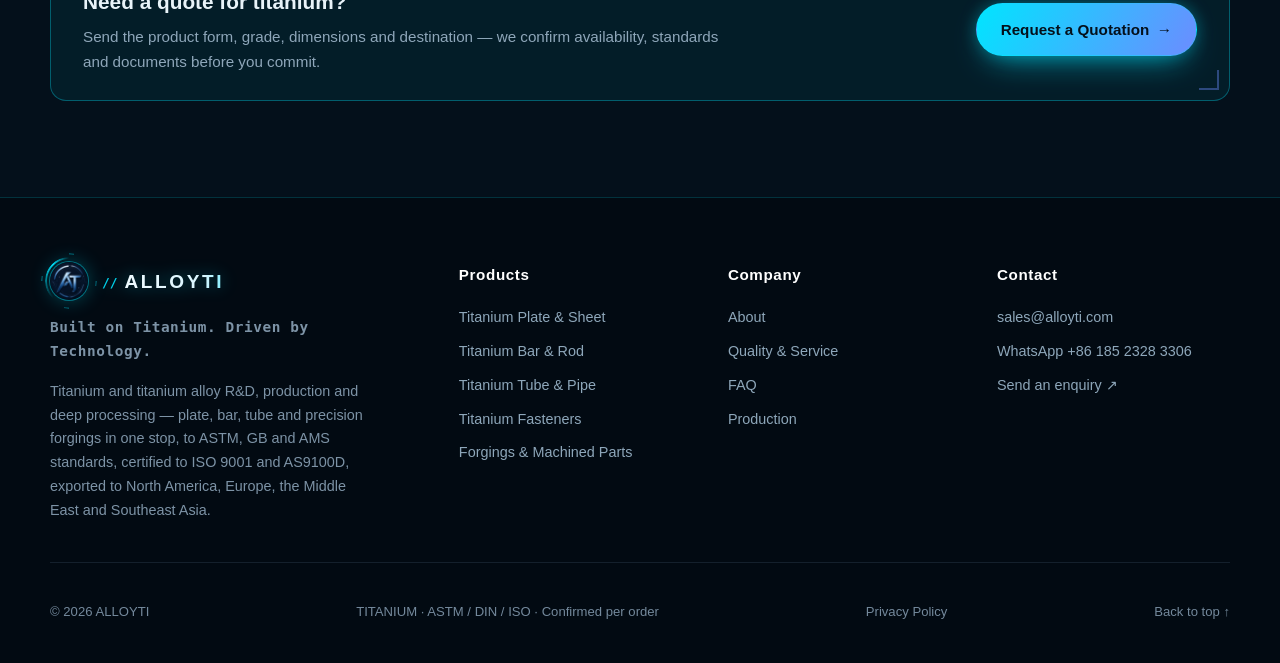
<file: about.html>
<!doctype html>
<html lang="en">
<head>
  <meta charset="utf-8">
  <meta name="viewport" content="width=device-width, initial-scale=1">
  <title>About ALLOYTI — Titanium Manufacturer | ISO 9001 &amp; AS9100D</title>
  <meta name="description" content="ALLOYTI develops, manufactures and further processes titanium and titanium alloys — TA1, TC4 (Gr.5) and TA15 — to ASTM, GB and AMS. ISO 9001 and AS9100D certified.">
  <meta name="robots" content="index,follow">
  <meta name="theme-color" content="#0A1A3A">
  <link rel="canonical" href="https://www.alloyti.com/about.html">
  <link rel="icon" type="image/png" href="assets/favicon-64.png">
  <link rel="stylesheet" href="styles.css">
  <meta property="og:type" content="website">
  <meta property="og:locale" content="en_US">
  <meta property="og:site_name" content="ALLOYTI">
  <meta property="og:title" content="About ALLOYTI — Titanium Manufacturer | ISO 9001 &amp; AS9100D">
  <meta property="og:description" content="ALLOYTI develops, manufactures and further processes titanium and titanium alloys — TA1, TC4 (Gr.5) and TA15 — to ASTM, GB and AMS. ISO 9001 and AS9100D certified.">
  <meta property="og:url" content="https://www.alloyti.com/about.html">
  <meta property="og:image" content="https://www.alloyti.com/assets/hero-industry.jpg">
  <meta property="og:image:alt" content="Titanium mill products for industrial supply">
  <meta name="twitter:card" content="summary_large_image">
  <meta name="twitter:title" content="About ALLOYTI — Titanium Manufacturer | ISO 9001 &amp; AS9100D">
  <meta name="twitter:description" content="ALLOYTI develops, manufactures and further processes titanium and titanium alloys — TA1, TC4 (Gr.5) and TA15 — to ASTM, GB and AMS. ISO 9001 and AS9100D certified.">
  <meta name="twitter:image" content="https://www.alloyti.com/assets/hero-industry.jpg">
  <script type="application/ld+json">
  {
    "@context": "https://schema.org",
    "@graph": [
      {
        "@type": "Organization",
        "@id": "https://www.alloyti.com/#organization",
        "name": "ALLOYTI",
        "url": "https://www.alloyti.com/",
        "email": "sales@alloyti.com",
        "contactPoint": { "@type": "ContactPoint", "contactType": "sales", "email": "sales@alloyti.com", "availableLanguage": ["en", "zh", "ar", "ru", "de"] }
      },
      {
        "@type": "BreadcrumbList",
        "itemListElement": [[{"@type": "ListItem", "position": 1, "name": "Home", "item": "https://www.alloyti.com/"}, {"@type": "ListItem", "position": 2, "name": "About"}]]
      },
      {
        "@type": "WebPage",
        "url": "https://www.alloyti.com/about.html",
        "name": "About ALLOYTI — Titanium Manufacturer",
        "isPartOf": { "@id": "https://www.alloyti.com/#website" },
        "inLanguage": "en"
      }
    ]
  }
  </script>
</head>
<body data-light-header="1">
  <header class="site-header scrolled" id="siteHeader">
    <nav class="nav container" aria-label="Main navigation">
      <a class="brand" href="index.html" aria-label="ALLOYTI home">
        <img class="brand-mark" src="assets/logo-emblem.png" alt="ALLOYTI logo" width="36" height="36"> <span class="brand-word" data-i18n="s001">ALLOYTI</span>
      </a>
      <button class="menu-toggle" id="menuToggle" type="button" aria-expanded="false" aria-controls="primaryNav" aria-label="Open navigation"><span></span><span></span><span></span></button>
      <div class="nav-links" id="primaryNav">
        <a href="index.html" data-i18n="nav.home"><span data-i18n="s004">Home</span></a>
        <a href="products.html" data-i18n="nav.products"><span data-i18n="s008">Products</span></a>
        <a href="about.html" class="is-active" data-i18n="nav.about"><span data-i18n="s023">About</span></a>
        <a href="quality.html" data-i18n="nav.quality"><span data-i18n="s043">Quality &amp; Service</span></a>
        <a href="faq.html" data-i18n="nav.faq"><span data-i18n="s010">FAQ</span></a>
        <a href="contact.html" class="nav-contact" data-i18n="nav.contact"><span data-i18n="s012">Contact</span></a>        <div class="lang-switch" id="langSwitch">
          <button class="lang-toggle" id="langToggle" type="button" aria-haspopup="listbox" aria-expanded="false" aria-label="Switch language">
            <svg class="lang-globe" viewBox="0 0 24 24" aria-hidden="true"><circle cx="12" cy="12" r="9" fill="none" stroke="currentColor" stroke-width="1.6"/><path d="M3 12h18M12 3c3 3 3 15 0 18M12 3c-3 3-3 15 0 18" fill="none" stroke="currentColor" stroke-width="1.6"/></svg>
            <span class="lang-code" id="langCode">EN</span>
            <svg class="lang-caret" viewBox="0 0 10 6" aria-hidden="true"><path d="M1 1l4 4 4-4" fill="none" stroke="currentColor" stroke-width="1.6" stroke-linecap="round"/></svg>
          </button>
          <ul class="lang-menu" id="langMenu" role="listbox" aria-label="Language">
            <li role="option" data-lang="en" class="is-active" aria-selected="true"><span class="lc">EN</span><span class="ln">English</span></li>
            <li role="option" data-lang="zh"><span class="lc">中文</span><span class="ln">简体中文</span></li>
            <li role="option" data-lang="ar" dir="rtl"><span class="lc">AR</span><span class="ln">العربية</span></li>
            <li role="option" data-lang="ru"><span class="lc">RU</span><span class="ln">Русский</span></li>
            <li role="option" data-lang="de"><span class="lc">DE</span><span class="ln">Deutsch</span></li>
          </ul>
        </div>
      </div>
    </nav>
  </header>

  <main id="main">
    <section class="page-hero">
      <div class="container">
        <nav class="breadcrumb" aria-label="Breadcrumb"><a href="index.html" data-i18n="s004"><span data-i18n="s004">Home</span></a> › <span aria-current="page" data-i18n="s023"><span data-i18n="s023">About</span></span></nav>
        <h1 data-i18n="s024"><span data-i18n="s024">About ALLOYTI</span></h1>
        <p class="page-lead" data-i18n="s025"><span data-i18n="s025">A titanium manufacturer working across aerospace, marine engineering, medical and new-energy applications — TA1, TC4 (Gr.5) and TA15, to ASTM, GB and AMS standards.</span></p>
      </div>
    </section>

    <section class="section">
      <div class="container">
        <div class="prose">
          <p data-i18n="s026"><span data-i18n="s026">Across aerospace, marine engineering, medical and new-energy applications, titanium alloys combine strength, corrosion resistance, light weight and biocompatibility in a way no other structural metal does. That combination is the reason titanium keeps replacing stainless steel and nickel alloys in service where chloride, temperature or weight decide the outcome.</span></p>

          <h2 data-i18n="s027"><span data-i18n="s027">What ALLOYTI does</span></h2>
          <p><span data-i18n="s331">ALLOYTI focuses on the R&amp;D, production and deep processing of titanium and titanium alloys. We cover mainstream grades —</span> <b data-i18n="s028"><span data-i18n="s028">TA1</span></b>, <b data-i18n="s029"><span data-i18n="s029">TC4 (Gr.5 / Ti-6Al-4V)</span></b> <span data-i18n="s332">and</span> <b data-i18n="s030"><span data-i18n="s030">TA15</span></b> <span data-i18n="s333">— and deliver one-stop solutions in plate, bar, tube, fasteners and precision forgings to ASTM, GB and AMS standards. Our products are exported to North America, Europe, the Middle East and Southeast Asia.</span></p>

          <h2 data-i18n="s031"><span data-i18n="s031">Production and processing</span></h2>
          <p><span data-i18n="s334">Our site covers the steps that decide whether a titanium order arrives usable: coil slitting and cut-to-width processing, straightening of bar and tube, heat treatment to the required delivery condition, turning and machining of bar and forgings, and dimensional inspection before packing. Titanium discs and rings are held in stock so that repeat sizes can be shipped without waiting for a production slot.</span> <a href="index.html#showcase" data-i18n="s032"><span data-i18n="s032">See the production site</span></a>.</p>

          <h2 data-i18n="s033"><span data-i18n="s033">Certifications</span></h2>
          <ul>
            <li><b data-i18n="s034"><span data-i18n="s034">ISO 9001</span></b> <span data-i18n="s335">— quality management system.</span></li>
            <li><b data-i18n="s035"><span data-i18n="s035">AS9100D</span></b> <span data-i18n="s336">— aerospace quality management system.</span></li>
          </ul>
          <p data-i18n="s036"><span data-i18n="s036">Certificate copies and numbers are available on request. Any further approvals referenced in an enquiry are confirmed against current certificates before we commit to them.</span></p>

          <h2 data-i18n="s037"><span data-i18n="s037">How we work with buyers</span></h2>
          <p data-i18n="s038"><span data-i18n="s038">We supply more than material. Before an order is placed we confirm grade, standard, dimensions, tolerances, inspection scope and documents item by item — so the quotation you receive already reflects what can actually be produced and certified. After the order, we track packing, marking, inspection and dispatch milestones and keep you updated at the points that matter.</span></p>
          <ul>
            <li data-i18n="s039"><span data-i18n="s039">Grade selection advice when the service conditions are still open.</span></li>
            <li data-i18n="s040"><span data-i18n="s040">Process support — machining allowances, heat-treatment condition, surface finish.</span></li>
            <li data-i18n="s041"><span data-i18n="s041">Document support — EN 10204 certificates, packing lists and export paperwork.</span></li>
            <li data-i18n="s042"><span data-i18n="s042">Fast response — enquiries answered within one business day.</span></li>
          </ul>
          <p><span data-i18n="s337">For quality procedures and the full document list, see</span> <a href="quality.html" data-i18n="s043"><span data-i18n="s043">Quality &amp; Service</span></a><span data-i18n="s338">. For grade and lead-time questions, see the</span> <a href="faq.html" data-i18n="s044"><span data-i18n="s044">sourcing FAQ</span></a>.</p>
        </div>

      <div class="cta-band">
        <div>
          <h2 data-i18n="s045"><span data-i18n="s045">Need a quote for titanium?</span></h2>
          <p data-i18n="s046"><span data-i18n="s046">Send the product form, grade, dimensions and destination — we confirm availability, standards and documents before you commit.</span></p>
        </div>
        <a class="button button-primary" href="contact.html"><span data-i18n="s339">Request a Quotation</span> <span aria-hidden="true">→</span></a>
      </div>
      </div>
    </section>
  </main>

  <footer class="site-footer">
    <div class="container footer-grid">
      <div class="footer-brand">
        <a class="brand" href="index.html" aria-label="ALLOYTI home">
          <img class="brand-mark" src="assets/logo-emblem.png" alt="ALLOYTI logo" width="36" height="36"> <span class="brand-word" data-i18n="s001">ALLOYTI</span>
        </a>
        <p class="footer-slogan" data-i18n="ui.slogan"><span data-i18n="s326">Built on Titanium. Driven by Technology.</span></p>
        <p data-i18n="footer.brandDesc"><span data-i18n="s327">Titanium and titanium alloy R&amp;D, production and deep processing — plate, bar, tube, fasteners and precision forgings to ASTM, GB and AMS standards, certified to ISO 9001 and AS9100D, exported to North America, Europe, the Middle East and Southeast Asia.</span></p>
      </div>
      <nav class="footer-col" aria-label="Product links">
        <p class="footer-col-title" data-i18n="s008"><span data-i18n="s008">Products</span></p>
        <a href="titanium-plate.html" data-i18n="s014"><span data-i18n="s014">Titanium Plate &amp; Sheet</span></a>
        <a href="titanium-bar.html" data-i18n="s015"><span data-i18n="s015">Titanium Bar &amp; Rod</span></a>
        <a href="titanium-tube.html" data-i18n="s016"><span data-i18n="s016">Titanium Tube & Pipe</span></a>
        <a href="titanium-fasteners.html" data-i18n="s017"><span data-i18n="s017">Titanium Fasteners</span></a>
        <a href="titanium-forgings.html" data-i18n="s018"><span data-i18n="s018">Forgings &amp; Machined Parts</span></a>
      </nav>
      <nav class="footer-col" aria-label="Company links">
        <p class="footer-col-title" data-i18n="footer.colAbout"><span data-i18n="s057">Company</span></p>
        <a href="about.html" data-i18n="nav.about"><span data-i18n="s023">About</span></a>
        <a href="quality.html" data-i18n="nav.quality"><span data-i18n="s043">Quality &amp; Service</span></a>
        <a href="faq.html" data-i18n="nav.faq"><span data-i18n="s010">FAQ</span></a>
        <a href="index.html#showcase" data-i18n="nav.showcase"><span data-i18n="s328">Production</span></a>
      </nav>
      <div class="footer-col">
        <p class="footer-col-title" data-i18n="footer.colContact"><span data-i18n="s012">Contact</span></p>
        <a href="mailto:sales@alloyti.com" data-i18n="s019"><span data-i18n="s019">sales@alloyti.com</span></a>
        <a href="https://wa.me/8618523283306" target="_blank" rel="noopener noreferrer" data-i18n="s020"><span data-i18n="s020">WhatsApp +86 185 2328 3306</span></a>
        <a href="contact.html" data-i18n="s021"><span data-i18n="s021">Send an enquiry ↗</span></a>
      </div>
    </div>
    <div class="container footer-bottom">
      <p>© <span id="year">2026</span> <span data-i18n="s001">ALLOYTI</span></p>
      <p data-i18n="ui.bottomTag"><span data-i18n="s329">TITANIUM · ASTM / DIN / ISO · Confirmed per order</span></p>
      <a href="privacy.html" data-i18n="s022"><span data-i18n="s022">Privacy Policy</span></a>
      <a href="index.html" data-i18n="ui.backTop"><span data-i18n="s330">Back to top ↑</span></a>
    </div>
  </footer>

  <script src="i18n-pages.js"></script>
  <script src="app.js"></script>
</body>
</html>
</file>
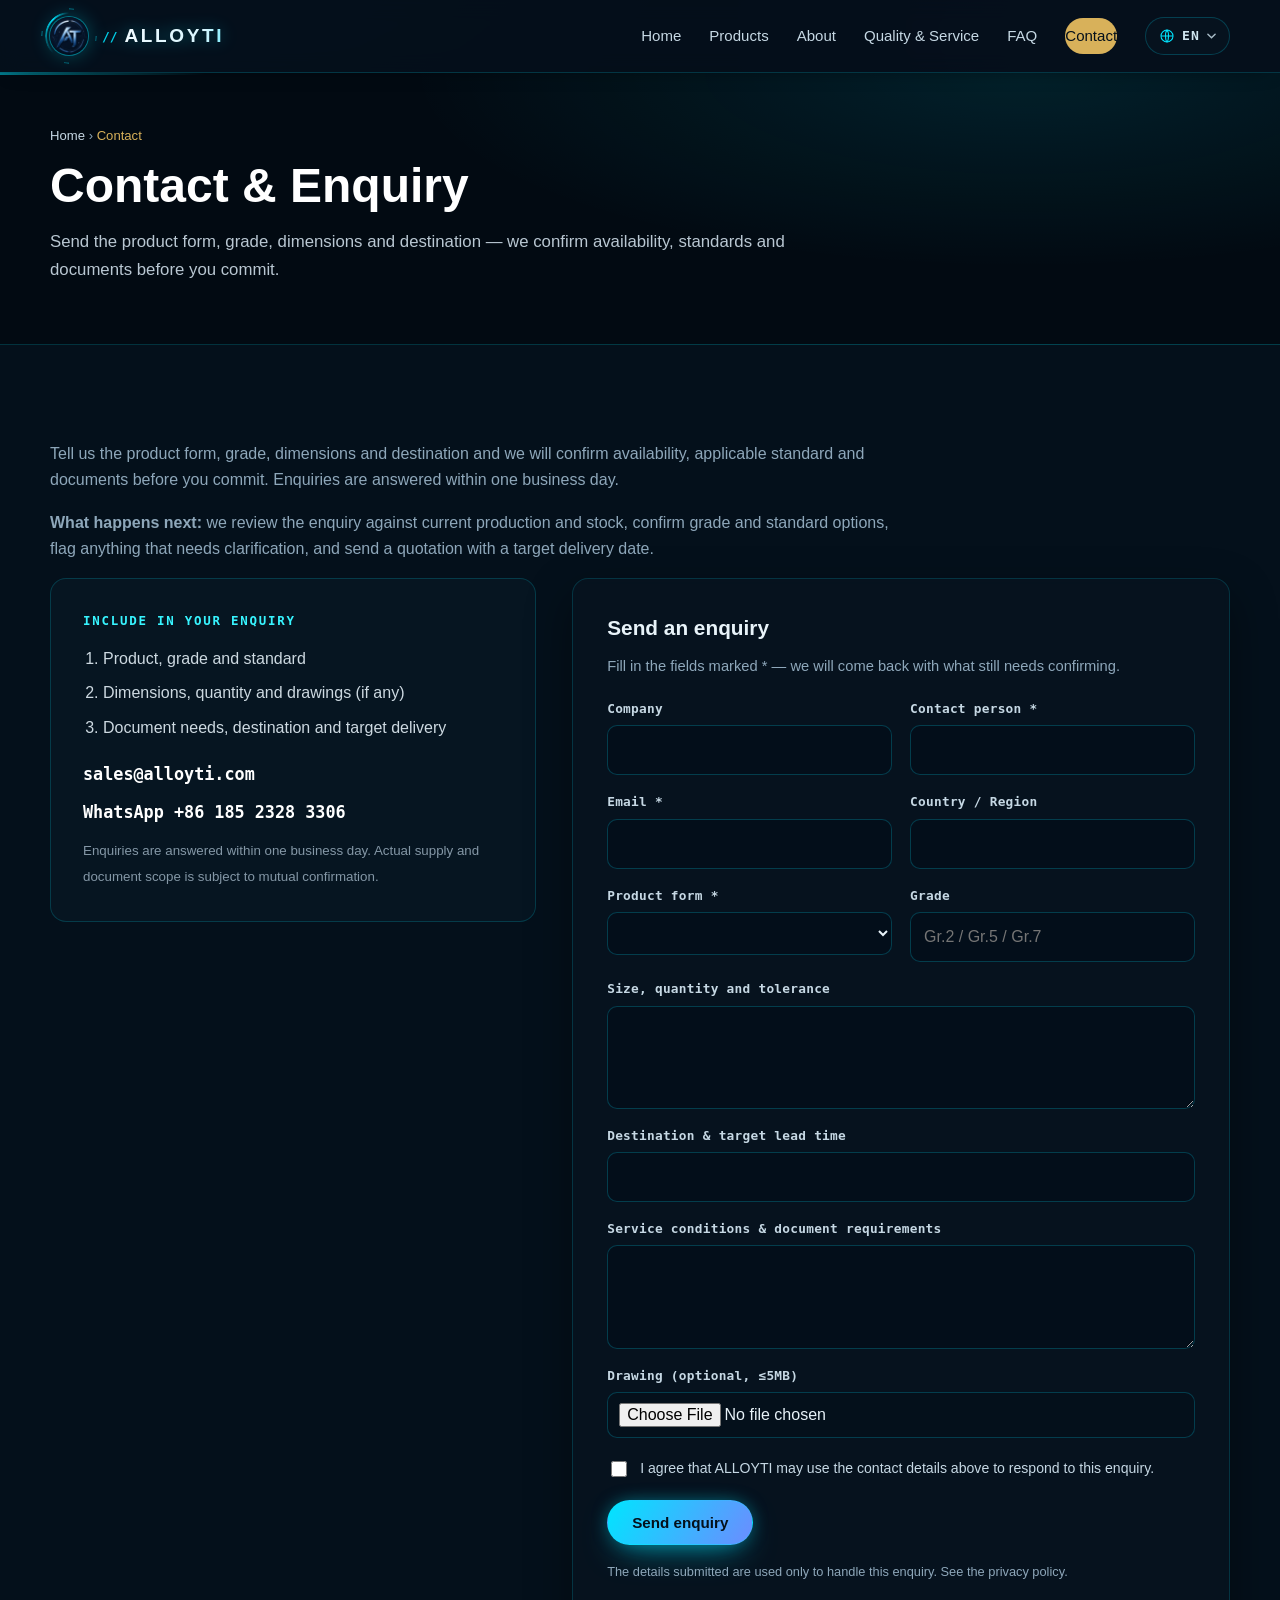
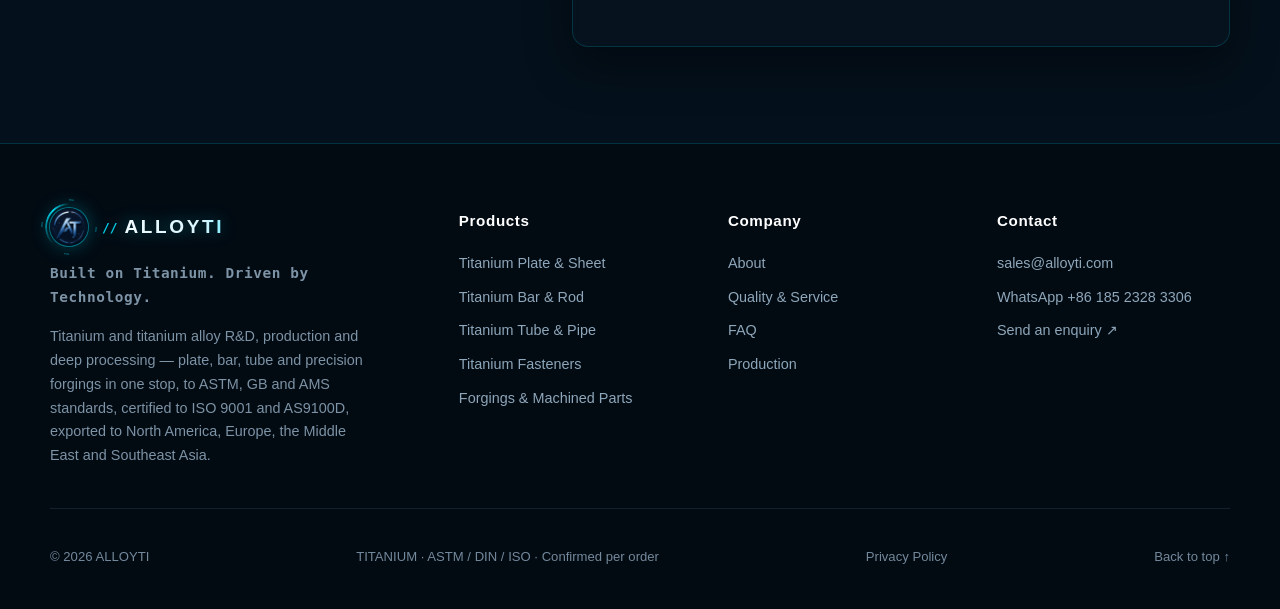
<file: contact.html>
<!doctype html>
<html lang="en">
<head>
  <meta charset="utf-8">
  <meta name="viewport" content="width=device-width, initial-scale=1">
  <title>Contact ALLOYTI — Titanium Enquiry | Plate, Bar, Tube</title>
  <meta name="description" content="Send an enquiry for titanium plate, bar, tube, fasteners or forgings. Email sales@alloyti.com or WhatsApp +86 185 2328 3306 — answered within one business day.">
  <meta name="robots" content="index,follow">
  <meta name="theme-color" content="#0A1A3A">
  <link rel="canonical" href="https://www.alloyti.com/contact.html">
  <link rel="icon" type="image/png" href="assets/favicon-64.png">
  <link rel="stylesheet" href="styles.css">
  <meta property="og:type" content="website">
  <meta property="og:locale" content="en_US">
  <meta property="og:site_name" content="ALLOYTI">
  <meta property="og:title" content="Contact ALLOYTI — Titanium Enquiry | Plate, Bar, Tube">
  <meta property="og:description" content="Send an enquiry for titanium plate, bar, tube, fasteners or forgings. Email sales@alloyti.com or WhatsApp +86 185 2328 3306 — answered within one business day.">
  <meta property="og:url" content="https://www.alloyti.com/contact.html">
  <meta property="og:image" content="https://www.alloyti.com/assets/hero-industry.jpg">
  <meta property="og:image:alt" content="Titanium mill products for industrial supply">
  <meta name="twitter:card" content="summary_large_image">
  <meta name="twitter:title" content="Contact ALLOYTI — Titanium Enquiry | Plate, Bar, Tube">
  <meta name="twitter:description" content="Send an enquiry for titanium plate, bar, tube, fasteners or forgings. Email sales@alloyti.com or WhatsApp +86 185 2328 3306 — answered within one business day.">
  <meta name="twitter:image" content="https://www.alloyti.com/assets/hero-industry.jpg">
  <script type="application/ld+json">
  {
    "@context": "https://schema.org",
    "@graph": [
      {
        "@type": "Organization",
        "@id": "https://www.alloyti.com/#organization",
        "name": "ALLOYTI",
        "url": "https://www.alloyti.com/",
        "email": "sales@alloyti.com",
        "contactPoint": { "@type": "ContactPoint", "contactType": "sales", "email": "sales@alloyti.com", "availableLanguage": ["en", "zh", "ar", "ru", "de"] }
      },
      {
        "@type": "BreadcrumbList",
        "itemListElement": [[{"@type": "ListItem", "position": 1, "name": "Home", "item": "https://www.alloyti.com/"}, {"@type": "ListItem", "position": 2, "name": "Contact"}]]
      },
      {
        "@type": "ContactPage",
        "url": "https://www.alloyti.com/contact.html",
        "name": "Contact ALLOYTI",
        "mainEntity": { "@id": "https://www.alloyti.com/#organization" }
      },
      {
        "@type": "WebPage",
        "url": "https://www.alloyti.com/contact.html",
        "name": "Contact ALLOYTI — Titanium Enquiry",
        "isPartOf": { "@id": "https://www.alloyti.com/#website" },
        "inLanguage": "en"
      }
    ]
  }
  </script>
</head>
<body data-light-header="1">
  <header class="site-header scrolled" id="siteHeader">
    <nav class="nav container" aria-label="Main navigation">
      <a class="brand" href="index.html" aria-label="ALLOYTI home">
        <img class="brand-mark" src="assets/logo-emblem.png" alt="ALLOYTI logo" width="36" height="36"> <span class="brand-word" data-i18n="s001">ALLOYTI</span>
      </a>
      <button class="menu-toggle" id="menuToggle" type="button" aria-expanded="false" aria-controls="primaryNav" aria-label="Open navigation"><span></span><span></span><span></span></button>
      <div class="nav-links" id="primaryNav">
        <a href="index.html" data-i18n="nav.home"><span data-i18n="s004">Home</span></a>
        <a href="products.html" data-i18n="nav.products"><span data-i18n="s008">Products</span></a>
        <a href="about.html" data-i18n="nav.about"><span data-i18n="s023">About</span></a>
        <a href="quality.html" data-i18n="nav.quality"><span data-i18n="s043">Quality &amp; Service</span></a>
        <a href="faq.html" data-i18n="nav.faq"><span data-i18n="s010">FAQ</span></a>
        <a href="contact.html" class="nav-contact is-active" data-i18n="nav.contact"><span data-i18n="s012">Contact</span></a>        <div class="lang-switch" id="langSwitch">
          <button class="lang-toggle" id="langToggle" type="button" aria-haspopup="listbox" aria-expanded="false" aria-label="Switch language">
            <svg class="lang-globe" viewBox="0 0 24 24" aria-hidden="true"><circle cx="12" cy="12" r="9" fill="none" stroke="currentColor" stroke-width="1.6"/><path d="M3 12h18M12 3c3 3 3 15 0 18M12 3c-3 3-3 15 0 18" fill="none" stroke="currentColor" stroke-width="1.6"/></svg>
            <span class="lang-code" id="langCode">EN</span>
            <svg class="lang-caret" viewBox="0 0 10 6" aria-hidden="true"><path d="M1 1l4 4 4-4" fill="none" stroke="currentColor" stroke-width="1.6" stroke-linecap="round"/></svg>
          </button>
          <ul class="lang-menu" id="langMenu" role="listbox" aria-label="Language">
            <li role="option" data-lang="en" class="is-active" aria-selected="true"><span class="lc">EN</span><span class="ln">English</span></li>
            <li role="option" data-lang="zh"><span class="lc">中文</span><span class="ln">简体中文</span></li>
            <li role="option" data-lang="ar" dir="rtl"><span class="lc">AR</span><span class="ln">العربية</span></li>
            <li role="option" data-lang="ru"><span class="lc">RU</span><span class="ln">Русский</span></li>
            <li role="option" data-lang="de"><span class="lc">DE</span><span class="ln">Deutsch</span></li>
          </ul>
        </div>
      </div>
    </nav>
  </header>

  <main id="main">
    <section class="page-hero">
      <div class="container">
        <nav class="breadcrumb" aria-label="Breadcrumb"><a href="index.html" data-i18n="s004"><span data-i18n="s004">Home</span></a> › <span aria-current="page" data-i18n="s012"><span data-i18n="s012">Contact</span></span></nav>
        <h1 data-i18n="s047"><span data-i18n="s047">Contact &amp; Enquiry</span></h1>
        <p class="page-lead" data-i18n="s046"><span data-i18n="s046">Send the product form, grade, dimensions and destination — we confirm availability, standards and documents before you commit.</span></p>
      </div>
    </section>

    <section class="section">
      <div class="container">
        <div class="prose">
          <p data-i18n="s048"><span data-i18n="s048">Tell us the product form, grade, dimensions and destination and we will confirm availability, applicable standard and documents before you commit. Enquiries are answered within one business day.</span></p>
          <p><b data-i18n="s049"><span data-i18n="s049">What happens next:</span></b> <span data-i18n="s340">we review the enquiry against current production and stock, confirm grade and standard options, flag anything that needs clarification, and send a quotation with a target delivery date.</span></p>
        </div>
      <div class="contact-split">
        <div class="contact-card">
          <p class="contact-card-label" data-i18n="s050"><span data-i18n="s050">Include in your enquiry</span></p>
          <ol>
            <li data-i18n="s051"><span data-i18n="s051">Product, grade and standard</span></li>
            <li data-i18n="s052"><span data-i18n="s052">Dimensions, quantity and drawings (if any)</span></li>
            <li data-i18n="s053"><span data-i18n="s053">Document needs, destination and target delivery</span></li>
          </ol>
          <a class="contact-mail" href="mailto:sales@alloyti.com" data-i18n="s019"><span data-i18n="s019">sales@alloyti.com</span></a>
          <a class="contact-wa" href="https://wa.me/8618523283306" target="_blank" rel="noopener noreferrer" data-i18n="s020"><span data-i18n="s020">WhatsApp +86 185 2328 3306</span></a>
          <small data-i18n="s054"><span data-i18n="s054">Enquiries are answered within one business day. Actual supply and document scope is subject to mutual confirmation.</span></small>
        </div>
        <div>
          <form class="inquiry-form" id="inquiryForm" method="post" action="https://formspree.io/f/XXXXXXXX" enctype="multipart/form-data" novalidate>
            <h2 data-i18n="s055"><span data-i18n="s055">Send an enquiry</span></h2>
            <p class="form-note" data-i18n="s056"><span data-i18n="s056">Fill in the fields marked * — we will come back with what still needs confirming.</span></p>
            <div class="form-grid">
              <label class="field"><span data-i18n="s057">Company</span><input type="text" name="company" maxlength="200" autocomplete="organization"></label>
              <label class="field"><span data-i18n="s058">Contact person *</span><input type="text" name="name" maxlength="120" autocomplete="name" required></label>
              <label class="field"><span data-i18n="s059">Email *</span><input type="email" name="email" maxlength="200" autocomplete="email" required></label>
              <label class="field"><span data-i18n="s060">Country / Region</span><input type="text" name="country" maxlength="120"></label>
              <label class="field"><span data-i18n="s061">Product form *</span>
                <select name="product" required>
                  <option value="" disabled selected></option>
                  <option value="titanium-sheet-coil" data-i18n="s062"><span data-i18n="s062">Titanium plate / sheet</span></option>
                  <option value="titanium-bar-wire" data-i18n="s063"><span data-i18n="s063">Titanium bar / rod</span></option>
                  <option value="titanium-tube" data-i18n="s064"><span data-i18n="s064">Titanium tube / pipe</span></option>
                  <option value="titanium-fasteners" data-i18n="s065"><span data-i18n="s065">Titanium fasteners</span></option>
                  <option value="titanium-forgings" data-i18n="s066"><span data-i18n="s066">Titanium forgings</span></option>
                  <option value="titanium-machined-parts" data-i18n="s067"><span data-i18n="s067">Machined titanium parts</span></option>
                  <option value="other-to-drawing" data-i18n="s068"><span data-i18n="s068">Other / built to drawing</span></option>
                </select>
              </label>
              <label class="field"><span data-i18n="s069">Grade</span><input type="text" name="grade" maxlength="200" placeholder="Gr.2 / Gr.5 / Gr.7"></label>
              <label class="field field-wide"><span data-i18n="s070">Size, quantity and tolerance</span><textarea name="spec" rows="3" maxlength="2000"></textarea></label>
              <label class="field field-wide"><span data-i18n="s071">Destination &amp; target lead time</span><input type="text" name="dest" maxlength="300"></label>
              <label class="field field-wide"><span data-i18n="s072">Service conditions &amp; document requirements</span><textarea name="message" rows="3" maxlength="2000"></textarea></label>
              <label class="field field-wide file-field"><span data-i18n="s073">Drawing (optional, ≤5MB)</span><input type="file" name="drawing" accept=".pdf,.jpg,.jpeg,.png,.xls,.xlsx,.dwg,.dxf"></label>
            </div>
            <p class="hp" aria-hidden="true"><label><span data-i18n="s341">Website</span> <input type="text" name="website" tabindex="-1" autocomplete="off"></label></p>
            <label class="consent"><input type="checkbox" name="consent" value="1" required> <span data-i18n="s074">I agree that ALLOYTI may use the contact details above to respond to this enquiry.</span></label>
            <input type="hidden" name="_subject" value="New ALLOYTI titanium enquiry">
            <input type="hidden" name="start_ts" id="startTs" value="">
            <input type="hidden" name="lang" id="formLang" value="en">
            <div class="form-actions">
              <button type="submit" class="button button-primary" data-i18n="s075"><span data-i18n="s075">Send enquiry</span></button>
              <small><span data-i18n="s342">The details submitted are used only to handle this enquiry. See the</span> <a href="privacy.html" data-i18n="s076"><span data-i18n="s076">privacy policy</span></a>.</small>
            </div>
            <p class="form-status" id="formStatus" role="status" aria-live="polite"></p>
          </form>
        </div>
      </div>
      </div>
    </section>
  </main>

  <footer class="site-footer">
    <div class="container footer-grid">
      <div class="footer-brand">
        <a class="brand" href="index.html" aria-label="ALLOYTI home">
          <img class="brand-mark" src="assets/logo-emblem.png" alt="ALLOYTI logo" width="36" height="36"> <span class="brand-word" data-i18n="s001">ALLOYTI</span>
        </a>
        <p class="footer-slogan" data-i18n="ui.slogan"><span data-i18n="s326">Built on Titanium. Driven by Technology.</span></p>
        <p data-i18n="footer.brandDesc"><span data-i18n="s327">Titanium and titanium alloy R&amp;D, production and deep processing — plate, bar, tube, fasteners and precision forgings to ASTM, GB and AMS standards, certified to ISO 9001 and AS9100D, exported to North America, Europe, the Middle East and Southeast Asia.</span></p>
      </div>
      <nav class="footer-col" aria-label="Product links">
        <p class="footer-col-title" data-i18n="s008"><span data-i18n="s008">Products</span></p>
        <a href="titanium-plate.html" data-i18n="s014"><span data-i18n="s014">Titanium Plate &amp; Sheet</span></a>
        <a href="titanium-bar.html" data-i18n="s015"><span data-i18n="s015">Titanium Bar &amp; Rod</span></a>
        <a href="titanium-tube.html" data-i18n="s016"><span data-i18n="s016">Titanium Tube & Pipe</span></a>
        <a href="titanium-fasteners.html" data-i18n="s017"><span data-i18n="s017">Titanium Fasteners</span></a>
        <a href="titanium-forgings.html" data-i18n="s018"><span data-i18n="s018">Forgings &amp; Machined Parts</span></a>
      </nav>
      <nav class="footer-col" aria-label="Company links">
        <p class="footer-col-title" data-i18n="footer.colAbout"><span data-i18n="s057">Company</span></p>
        <a href="about.html" data-i18n="nav.about"><span data-i18n="s023">About</span></a>
        <a href="quality.html" data-i18n="nav.quality"><span data-i18n="s043">Quality &amp; Service</span></a>
        <a href="faq.html" data-i18n="nav.faq"><span data-i18n="s010">FAQ</span></a>
        <a href="index.html#showcase" data-i18n="nav.showcase"><span data-i18n="s328">Production</span></a>
      </nav>
      <div class="footer-col">
        <p class="footer-col-title" data-i18n="footer.colContact"><span data-i18n="s012">Contact</span></p>
        <a href="mailto:sales@alloyti.com" data-i18n="s019"><span data-i18n="s019">sales@alloyti.com</span></a>
        <a href="https://wa.me/8618523283306" target="_blank" rel="noopener noreferrer" data-i18n="s020"><span data-i18n="s020">WhatsApp +86 185 2328 3306</span></a>
        <a href="contact.html" data-i18n="s021"><span data-i18n="s021">Send an enquiry ↗</span></a>
      </div>
    </div>
    <div class="container footer-bottom">
      <p>© <span id="year">2026</span> <span data-i18n="s001">ALLOYTI</span></p>
      <p data-i18n="ui.bottomTag"><span data-i18n="s329">TITANIUM · ASTM / DIN / ISO · Confirmed per order</span></p>
      <a href="privacy.html" data-i18n="s022"><span data-i18n="s022">Privacy Policy</span></a>
      <a href="index.html" data-i18n="ui.backTop"><span data-i18n="s330">Back to top ↑</span></a>
    </div>
  </footer>

  <script src="i18n-pages.js"></script>
  <script src="app.js"></script>
</body>
</html>
</file>
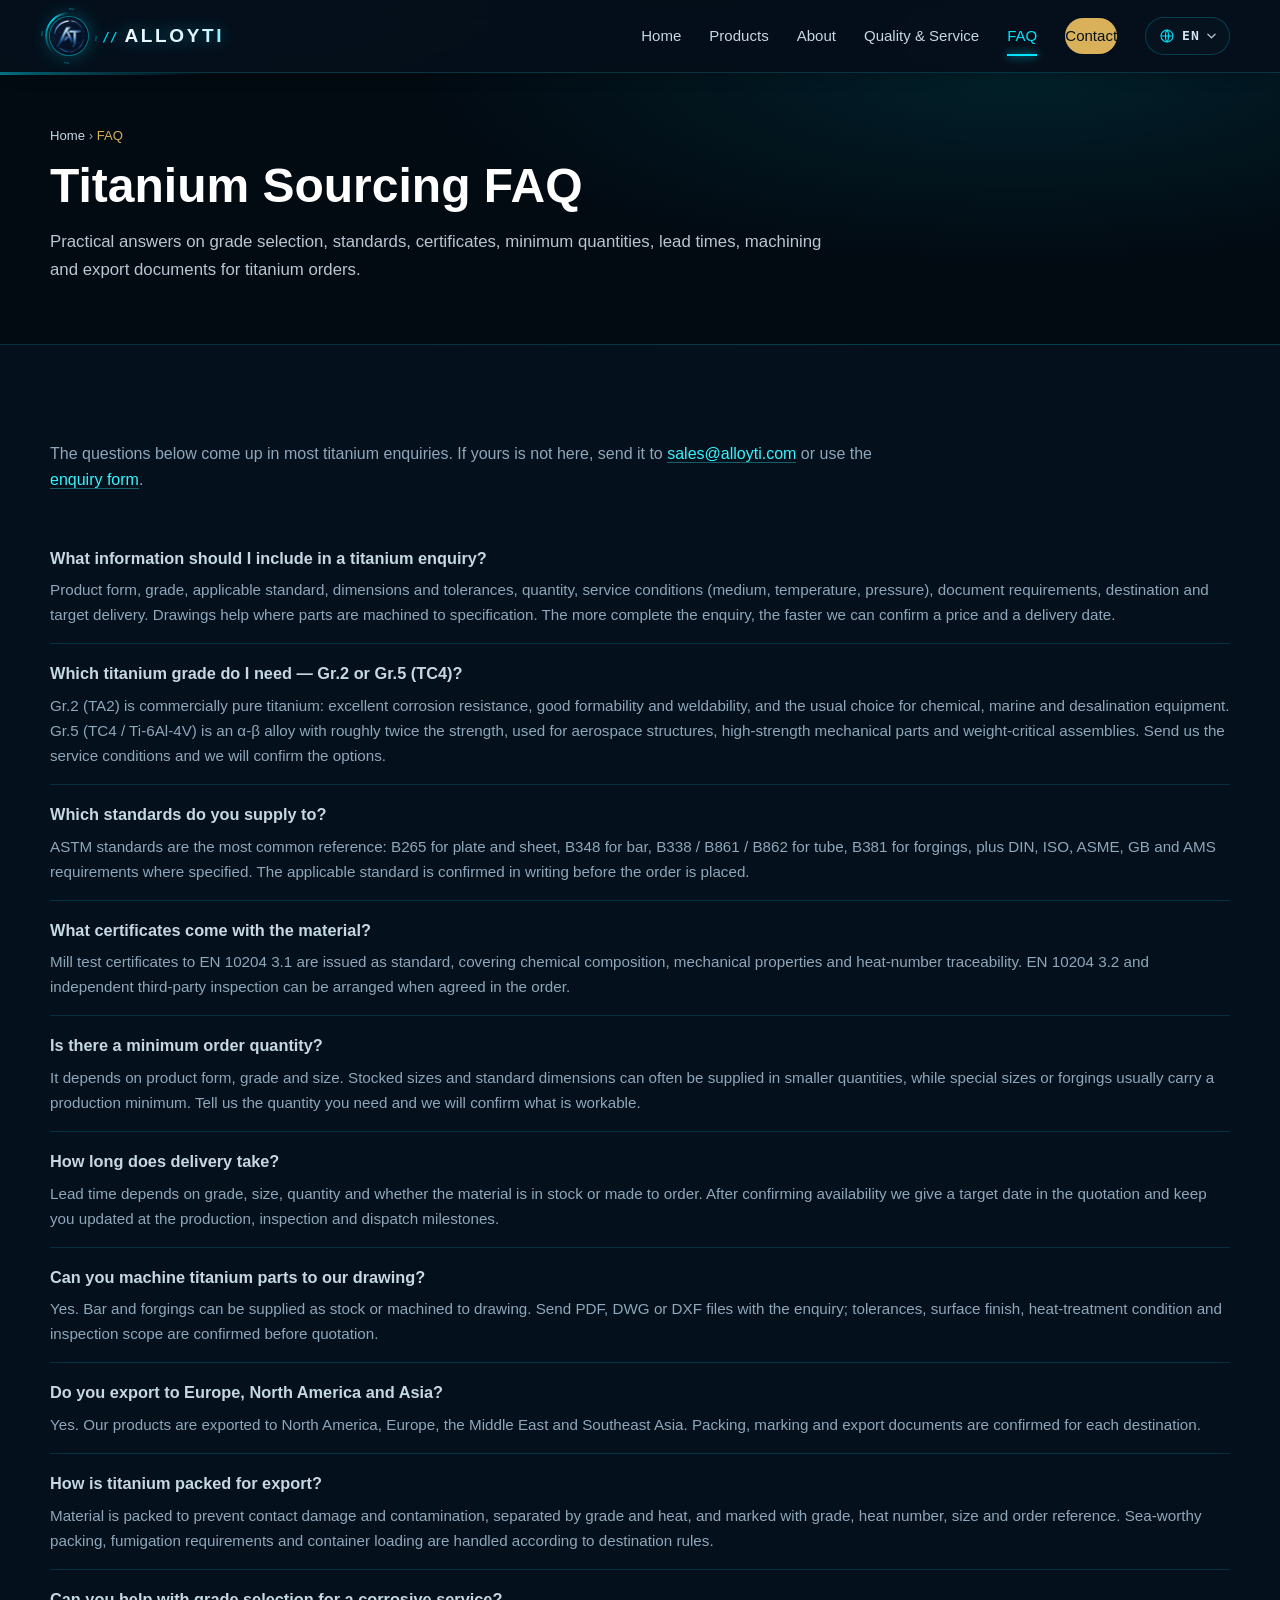
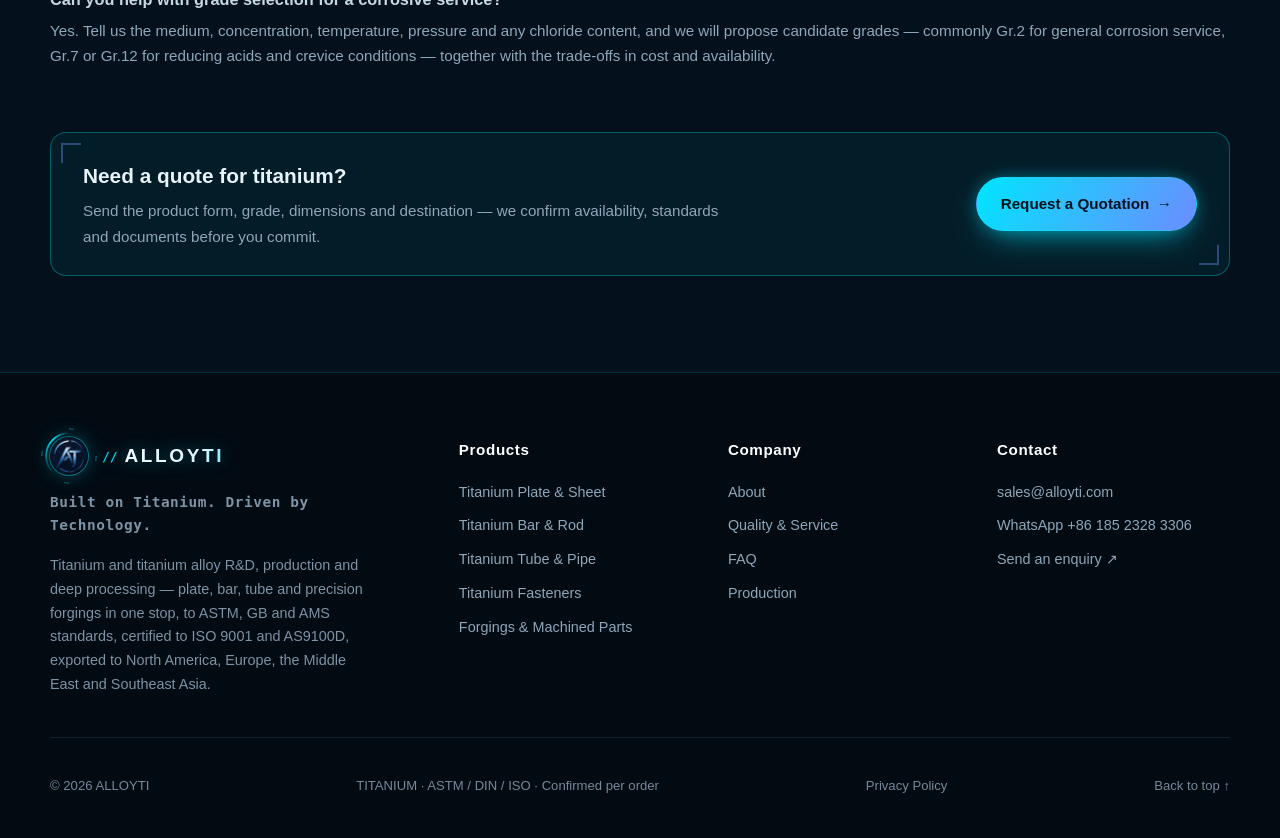
<file: faq.html>
<!doctype html>
<html lang="en">
<head>
  <meta charset="utf-8">
  <meta name="viewport" content="width=device-width, initial-scale=1">
  <title>Titanium Sourcing FAQ | Grades, MOQ, Certificates | ALLOYTI</title>
  <meta name="description" content="Answers on titanium grades, ASTM standards, EN 10204 certificates, MOQ, lead time, drawings, packing and export documents — from the ALLOYTI titanium team.">
  <meta name="robots" content="index,follow">
  <meta name="theme-color" content="#0A1A3A">
  <link rel="canonical" href="https://www.alloyti.com/faq.html">
  <link rel="icon" type="image/png" href="assets/favicon-64.png">
  <link rel="stylesheet" href="styles.css">
  <meta property="og:type" content="website">
  <meta property="og:locale" content="en_US">
  <meta property="og:site_name" content="ALLOYTI">
  <meta property="og:title" content="Titanium Sourcing FAQ | Grades, MOQ, Certificates | ALLOYTI">
  <meta property="og:description" content="Answers on titanium grades, ASTM standards, EN 10204 certificates, MOQ, lead time, drawings, packing and export documents — from the ALLOYTI titanium team.">
  <meta property="og:url" content="https://www.alloyti.com/faq.html">
  <meta property="og:image" content="https://www.alloyti.com/assets/hero-industry.jpg">
  <meta property="og:image:alt" content="Titanium mill products for industrial supply">
  <meta name="twitter:card" content="summary_large_image">
  <meta name="twitter:title" content="Titanium Sourcing FAQ | Grades, MOQ, Certificates | ALLOYTI">
  <meta name="twitter:description" content="Answers on titanium grades, ASTM standards, EN 10204 certificates, MOQ, lead time, drawings, packing and export documents — from the ALLOYTI titanium team.">
  <meta name="twitter:image" content="https://www.alloyti.com/assets/hero-industry.jpg">
  <script type="application/ld+json">
  {
    "@context": "https://schema.org",
    "@graph": [
      {
        "@type": "Organization",
        "@id": "https://www.alloyti.com/#organization",
        "name": "ALLOYTI",
        "url": "https://www.alloyti.com/",
        "email": "sales@alloyti.com",
        "contactPoint": { "@type": "ContactPoint", "contactType": "sales", "email": "sales@alloyti.com", "availableLanguage": ["en", "zh", "ar", "ru", "de"] }
      },
      {
        "@type": "BreadcrumbList",
        "itemListElement": [[{"@type": "ListItem", "position": 1, "name": "Home", "item": "https://www.alloyti.com/"}, {"@type": "ListItem", "position": 2, "name": "FAQ"}]]
      },
      {
        "@type": "FAQPage",
        "mainEntity": [
        {
                "@type": "Question",
                "name": "What information should I include in a titanium enquiry?",
                "acceptedAnswer": {
                        "@type": "Answer",
                        "text": "Product form, grade, applicable standard, dimensions and tolerances, quantity, service conditions (medium, temperature, pressure), document requirements, destination and target delivery. Drawings help where parts are machined to specification. The more complete the enquiry, the faster we can confirm a price and a delivery date."
                }
        },
        {
                "@type": "Question",
                "name": "Which titanium grade do I need — Gr.2 or Gr.5 (TC4)?",
                "acceptedAnswer": {
                        "@type": "Answer",
                        "text": "Gr.2 (TA2) is commercially pure titanium: excellent corrosion resistance, good formability and weldability, and the usual choice for chemical, marine and desalination equipment. Gr.5 (TC4 / Ti-6Al-4V) is an α-β alloy with roughly twice the strength, used for aerospace structures, high-strength mechanical parts and weight-critical assemblies. Send us the service conditions and we will confirm the options."
                }
        },
        {
                "@type": "Question",
                "name": "Which standards do you supply to?",
                "acceptedAnswer": {
                        "@type": "Answer",
                        "text": "ASTM standards are the most common reference: B265 for plate and sheet, B348 for bar, B338 / B861 / B862 for tube, B381 for forgings, plus DIN, ISO, ASME, GB and AMS requirements where specified. The applicable standard is confirmed in writing before the order is placed."
                }
        },
        {
                "@type": "Question",
                "name": "What certificates come with the material?",
                "acceptedAnswer": {
                        "@type": "Answer",
                        "text": "Mill test certificates to EN 10204 3.1 are issued as standard, covering chemical composition, mechanical properties and heat-number traceability. EN 10204 3.2 and independent third-party inspection can be arranged when agreed in the order."
                }
        },
        {
                "@type": "Question",
                "name": "Is there a minimum order quantity?",
                "acceptedAnswer": {
                        "@type": "Answer",
                        "text": "It depends on product form, grade and size. Stocked sizes and standard dimensions can often be supplied in smaller quantities, while special sizes or forgings usually carry a production minimum. Tell us the quantity you need and we will confirm what is workable."
                }
        },
        {
                "@type": "Question",
                "name": "How long does delivery take?",
                "acceptedAnswer": {
                        "@type": "Answer",
                        "text": "Lead time depends on grade, size, quantity and whether the material is in stock or made to order. After confirming availability we give a target date in the quotation and keep you updated at the production, inspection and dispatch milestones."
                }
        },
        {
                "@type": "Question",
                "name": "Can you machine titanium parts to our drawing?",
                "acceptedAnswer": {
                        "@type": "Answer",
                        "text": "Yes. Bar and forgings can be supplied as stock or machined to drawing. Send PDF, DWG or DXF files with the enquiry; tolerances, surface finish, heat-treatment condition and inspection scope are confirmed before quotation."
                }
        },
        {
                "@type": "Question",
                "name": "Do you export to Europe, North America and Asia?",
                "acceptedAnswer": {
                        "@type": "Answer",
                        "text": "Yes. Our products are exported to North America, Europe, the Middle East and Southeast Asia. Packing, marking and export documents are confirmed for each destination."
                }
        },
        {
                "@type": "Question",
                "name": "How is titanium packed for export?",
                "acceptedAnswer": {
                        "@type": "Answer",
                        "text": "Material is packed to prevent contact damage and contamination, separated by grade and heat, and marked with grade, heat number, size and order reference. Sea-worthy packing, fumigation requirements and container loading are handled according to destination rules."
                }
        },
        {
                "@type": "Question",
                "name": "Can you help with grade selection for a corrosive service?",
                "acceptedAnswer": {
                        "@type": "Answer",
                        "text": "Yes. Tell us the medium, concentration, temperature, pressure and any chloride content, and we will propose candidate grades — commonly Gr.2 for general corrosion service, Gr.7 or Gr.12 for reducing acids and crevice conditions — together with the trade-offs in cost and availability."
                }
        }
]
      },
      {
        "@type": "WebPage",
        "url": "https://www.alloyti.com/faq.html",
        "name": "Titanium Sourcing FAQ | ALLOYTI",
        "isPartOf": { "@id": "https://www.alloyti.com/#website" },
        "inLanguage": "en"
      }
    ]
  }
  </script>
</head>
<body data-light-header="1">
  <header class="site-header scrolled" id="siteHeader">
    <nav class="nav container" aria-label="Main navigation">
      <a class="brand" href="index.html" aria-label="ALLOYTI home">
        <img class="brand-mark" src="assets/logo-emblem.png" alt="ALLOYTI logo" width="36" height="36"> <span class="brand-word" data-i18n="s001">ALLOYTI</span>
      </a>
      <button class="menu-toggle" id="menuToggle" type="button" aria-expanded="false" aria-controls="primaryNav" aria-label="Open navigation"><span></span><span></span><span></span></button>
      <div class="nav-links" id="primaryNav">
        <a href="index.html" data-i18n="nav.home"><span data-i18n="s004">Home</span></a>
        <a href="products.html" data-i18n="nav.products"><span data-i18n="s008">Products</span></a>
        <a href="about.html" data-i18n="nav.about"><span data-i18n="s023">About</span></a>
        <a href="quality.html" data-i18n="nav.quality"><span data-i18n="s043">Quality &amp; Service</span></a>
        <a href="faq.html" class="is-active" data-i18n="nav.faq"><span data-i18n="s010">FAQ</span></a>
        <a href="contact.html" class="nav-contact" data-i18n="nav.contact"><span data-i18n="s012">Contact</span></a>        <div class="lang-switch" id="langSwitch">
          <button class="lang-toggle" id="langToggle" type="button" aria-haspopup="listbox" aria-expanded="false" aria-label="Switch language">
            <svg class="lang-globe" viewBox="0 0 24 24" aria-hidden="true"><circle cx="12" cy="12" r="9" fill="none" stroke="currentColor" stroke-width="1.6"/><path d="M3 12h18M12 3c3 3 3 15 0 18M12 3c-3 3-3 15 0 18" fill="none" stroke="currentColor" stroke-width="1.6"/></svg>
            <span class="lang-code" id="langCode">EN</span>
            <svg class="lang-caret" viewBox="0 0 10 6" aria-hidden="true"><path d="M1 1l4 4 4-4" fill="none" stroke="currentColor" stroke-width="1.6" stroke-linecap="round"/></svg>
          </button>
          <ul class="lang-menu" id="langMenu" role="listbox" aria-label="Language">
            <li role="option" data-lang="en" class="is-active" aria-selected="true"><span class="lc">EN</span><span class="ln">English</span></li>
            <li role="option" data-lang="zh"><span class="lc">中文</span><span class="ln">简体中文</span></li>
            <li role="option" data-lang="ar" dir="rtl"><span class="lc">AR</span><span class="ln">العربية</span></li>
            <li role="option" data-lang="ru"><span class="lc">RU</span><span class="ln">Русский</span></li>
            <li role="option" data-lang="de"><span class="lc">DE</span><span class="ln">Deutsch</span></li>
          </ul>
        </div>
      </div>
    </nav>
  </header>

  <main id="main">
    <section class="page-hero">
      <div class="container">
        <nav class="breadcrumb" aria-label="Breadcrumb"><a href="index.html" data-i18n="s004"><span data-i18n="s004">Home</span></a> › <span aria-current="page" data-i18n="s010"><span data-i18n="s010">FAQ</span></span></nav>
        <h1 data-i18n="s077"><span data-i18n="s077">Titanium Sourcing FAQ</span></h1>
        <p class="page-lead" data-i18n="s078"><span data-i18n="s078">Practical answers on grade selection, standards, certificates, minimum quantities, lead times, machining and export documents for titanium orders.</span></p>
      </div>
    </section>

    <section class="section">
      <div class="container">
        <div class="prose">
          <p><span data-i18n="s343">The questions below come up in most titanium enquiries. If yours is not here, send it to</span> <a href="mailto:sales@alloyti.com" data-i18n="s019"><span data-i18n="s019">sales@alloyti.com</span></a> <span data-i18n="s344">or use the</span> <a href="contact.html" data-i18n="s079"><span data-i18n="s079">enquiry form</span></a>.</p>
        </div>
        <div class="faq-list">
          <div class="faq-item"><h3 data-i18n="s080"><span data-i18n="s080">What information should I include in a titanium enquiry?</span></h3><p data-i18n="s081"><span data-i18n="s081">Product form, grade, applicable standard, dimensions and tolerances, quantity, service conditions (medium, temperature, pressure), document requirements, destination and target delivery. Drawings help where parts are machined to specification. The more complete the enquiry, the faster we can confirm a price and a delivery date.</span></p></div>
          <div class="faq-item"><h3 data-i18n="s082"><span data-i18n="s082">Which titanium grade do I need — Gr.2 or Gr.5 (TC4)?</span></h3><p data-i18n="s083"><span data-i18n="s083">Gr.2 (TA2) is commercially pure titanium: excellent corrosion resistance, good formability and weldability, and the usual choice for chemical, marine and desalination equipment. Gr.5 (TC4 / Ti-6Al-4V) is an α-β alloy with roughly twice the strength, used for aerospace structures, high-strength mechanical parts and weight-critical assemblies. Send us the service conditions and we will confirm the options.</span></p></div>
          <div class="faq-item"><h3 data-i18n="s084"><span data-i18n="s084">Which standards do you supply to?</span></h3><p data-i18n="s085"><span data-i18n="s085">ASTM standards are the most common reference: B265 for plate and sheet, B348 for bar, B338 / B861 / B862 for tube, B381 for forgings, plus DIN, ISO, ASME, GB and AMS requirements where specified. The applicable standard is confirmed in writing before the order is placed.</span></p></div>
          <div class="faq-item"><h3 data-i18n="s086"><span data-i18n="s086">What certificates come with the material?</span></h3><p data-i18n="s087"><span data-i18n="s087">Mill test certificates to EN 10204 3.1 are issued as standard, covering chemical composition, mechanical properties and heat-number traceability. EN 10204 3.2 and independent third-party inspection can be arranged when agreed in the order.</span></p></div>
          <div class="faq-item"><h3 data-i18n="s088"><span data-i18n="s088">Is there a minimum order quantity?</span></h3><p data-i18n="s089"><span data-i18n="s089">It depends on product form, grade and size. Stocked sizes and standard dimensions can often be supplied in smaller quantities, while special sizes or forgings usually carry a production minimum. Tell us the quantity you need and we will confirm what is workable.</span></p></div>
          <div class="faq-item"><h3 data-i18n="s090"><span data-i18n="s090">How long does delivery take?</span></h3><p data-i18n="s091"><span data-i18n="s091">Lead time depends on grade, size, quantity and whether the material is in stock or made to order. After confirming availability we give a target date in the quotation and keep you updated at the production, inspection and dispatch milestones.</span></p></div>
          <div class="faq-item"><h3 data-i18n="s092"><span data-i18n="s092">Can you machine titanium parts to our drawing?</span></h3><p data-i18n="s093"><span data-i18n="s093">Yes. Bar and forgings can be supplied as stock or machined to drawing. Send PDF, DWG or DXF files with the enquiry; tolerances, surface finish, heat-treatment condition and inspection scope are confirmed before quotation.</span></p></div>
          <div class="faq-item"><h3 data-i18n="s094"><span data-i18n="s094">Do you export to Europe, North America and Asia?</span></h3><p data-i18n="s095"><span data-i18n="s095">Yes. Our products are exported to North America, Europe, the Middle East and Southeast Asia. Packing, marking and export documents are confirmed for each destination.</span></p></div>
          <div class="faq-item"><h3 data-i18n="s096"><span data-i18n="s096">How is titanium packed for export?</span></h3><p data-i18n="s097"><span data-i18n="s097">Material is packed to prevent contact damage and contamination, separated by grade and heat, and marked with grade, heat number, size and order reference. Sea-worthy packing, fumigation requirements and container loading are handled according to destination rules.</span></p></div>
          <div class="faq-item"><h3 data-i18n="s098"><span data-i18n="s098">Can you help with grade selection for a corrosive service?</span></h3><p data-i18n="s099"><span data-i18n="s099">Yes. Tell us the medium, concentration, temperature, pressure and any chloride content, and we will propose candidate grades — commonly Gr.2 for general corrosion service, Gr.7 or Gr.12 for reducing acids and crevice conditions — together with the trade-offs in cost and availability.</span></p></div>
        </div>
      <div class="cta-band">
        <div>
          <h2 data-i18n="s045"><span data-i18n="s045">Need a quote for titanium?</span></h2>
          <p data-i18n="s046"><span data-i18n="s046">Send the product form, grade, dimensions and destination — we confirm availability, standards and documents before you commit.</span></p>
        </div>
        <a class="button button-primary" href="contact.html"><span data-i18n="s339">Request a Quotation</span> <span aria-hidden="true">→</span></a>
      </div>
      </div>
    </section>
  </main>

  <footer class="site-footer">
    <div class="container footer-grid">
      <div class="footer-brand">
        <a class="brand" href="index.html" aria-label="ALLOYTI home">
          <img class="brand-mark" src="assets/logo-emblem.png" alt="ALLOYTI logo" width="36" height="36"> <span class="brand-word" data-i18n="s001">ALLOYTI</span>
        </a>
        <p class="footer-slogan" data-i18n="ui.slogan"><span data-i18n="s326">Built on Titanium. Driven by Technology.</span></p>
        <p data-i18n="footer.brandDesc"><span data-i18n="s327">Titanium and titanium alloy R&amp;D, production and deep processing — plate, bar, tube, fasteners and precision forgings to ASTM, GB and AMS standards, certified to ISO 9001 and AS9100D, exported to North America, Europe, the Middle East and Southeast Asia.</span></p>
      </div>
      <nav class="footer-col" aria-label="Product links">
        <p class="footer-col-title" data-i18n="s008"><span data-i18n="s008">Products</span></p>
        <a href="titanium-plate.html" data-i18n="s014"><span data-i18n="s014">Titanium Plate &amp; Sheet</span></a>
        <a href="titanium-bar.html" data-i18n="s015"><span data-i18n="s015">Titanium Bar &amp; Rod</span></a>
        <a href="titanium-tube.html" data-i18n="s016"><span data-i18n="s016">Titanium Tube & Pipe</span></a>
        <a href="titanium-fasteners.html" data-i18n="s017"><span data-i18n="s017">Titanium Fasteners</span></a>
        <a href="titanium-forgings.html" data-i18n="s018"><span data-i18n="s018">Forgings &amp; Machined Parts</span></a>
      </nav>
      <nav class="footer-col" aria-label="Company links">
        <p class="footer-col-title" data-i18n="footer.colAbout"><span data-i18n="s057">Company</span></p>
        <a href="about.html" data-i18n="nav.about"><span data-i18n="s023">About</span></a>
        <a href="quality.html" data-i18n="nav.quality"><span data-i18n="s043">Quality &amp; Service</span></a>
        <a href="faq.html" data-i18n="nav.faq"><span data-i18n="s010">FAQ</span></a>
        <a href="index.html#showcase" data-i18n="nav.showcase"><span data-i18n="s328">Production</span></a>
      </nav>
      <div class="footer-col">
        <p class="footer-col-title" data-i18n="footer.colContact"><span data-i18n="s012">Contact</span></p>
        <a href="mailto:sales@alloyti.com" data-i18n="s019"><span data-i18n="s019">sales@alloyti.com</span></a>
        <a href="https://wa.me/8618523283306" target="_blank" rel="noopener noreferrer" data-i18n="s020"><span data-i18n="s020">WhatsApp +86 185 2328 3306</span></a>
        <a href="contact.html" data-i18n="s021"><span data-i18n="s021">Send an enquiry ↗</span></a>
      </div>
    </div>
    <div class="container footer-bottom">
      <p>© <span id="year">2026</span> <span data-i18n="s001">ALLOYTI</span></p>
      <p data-i18n="ui.bottomTag"><span data-i18n="s329">TITANIUM · ASTM / DIN / ISO · Confirmed per order</span></p>
      <a href="privacy.html" data-i18n="s022"><span data-i18n="s022">Privacy Policy</span></a>
      <a href="index.html" data-i18n="ui.backTop"><span data-i18n="s330">Back to top ↑</span></a>
    </div>
  </footer>

  <script src="i18n-pages.js"></script>
  <script src="app.js"></script>
</body>
</html>
</file>
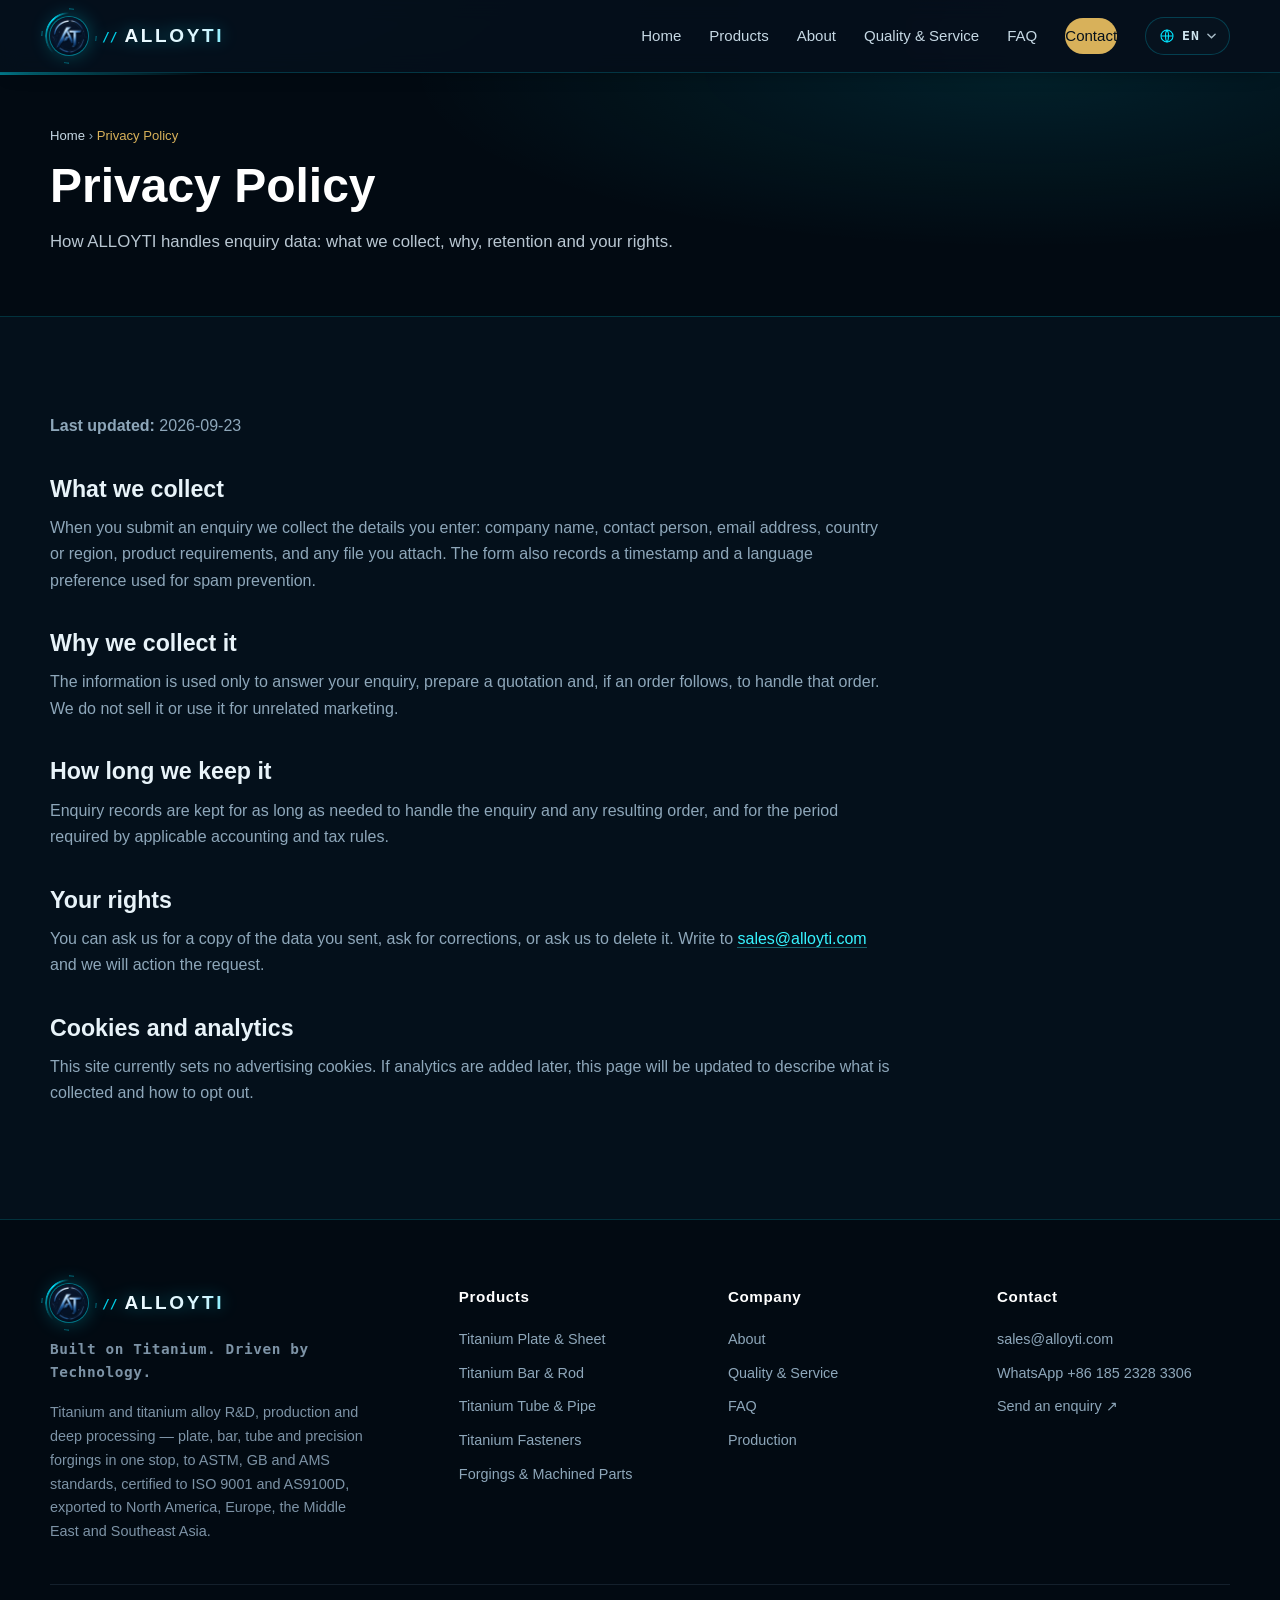
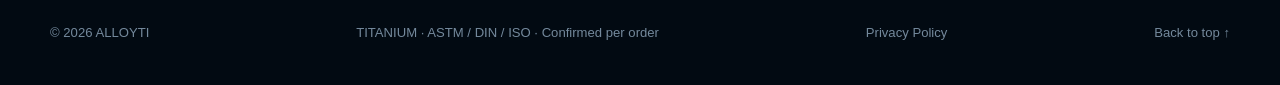
<file: privacy.html>
<!doctype html>
<html lang="en">
<head>
  <meta charset="utf-8">
  <meta name="viewport" content="width=device-width, initial-scale=1">
  <title>Privacy Policy | ALLOYTI</title>
  <meta name="description" content="How ALLOYTI handles the information you send through the enquiry form — what we collect, why, how long we keep it and your rights.">
  <meta name="robots" content="index,follow">
  <meta name="theme-color" content="#0A1A3A">
  <link rel="canonical" href="https://www.alloyti.com/privacy.html">
  <link rel="icon" type="image/png" href="assets/favicon-64.png">
  <link rel="stylesheet" href="styles.css">
  <meta property="og:type" content="website">
  <meta property="og:locale" content="en_US">
  <meta property="og:site_name" content="ALLOYTI">
  <meta property="og:title" content="Privacy Policy | ALLOYTI">
  <meta property="og:description" content="How ALLOYTI handles the information you send through the enquiry form — what we collect, why, how long we keep it and your rights.">
  <meta property="og:url" content="https://www.alloyti.com/privacy.html">
  <meta property="og:image" content="https://www.alloyti.com/assets/hero-industry.jpg">
  <meta property="og:image:alt" content="Titanium mill products for industrial supply">
  <meta name="twitter:card" content="summary_large_image">
  <meta name="twitter:title" content="Privacy Policy | ALLOYTI">
  <meta name="twitter:description" content="How ALLOYTI handles the information you send through the enquiry form — what we collect, why, how long we keep it and your rights.">
  <meta name="twitter:image" content="https://www.alloyti.com/assets/hero-industry.jpg">
  <script type="application/ld+json">
  {
    "@context": "https://schema.org",
    "@graph": [
      {
        "@type": "Organization",
        "@id": "https://www.alloyti.com/#organization",
        "name": "ALLOYTI",
        "url": "https://www.alloyti.com/",
        "email": "sales@alloyti.com",
        "contactPoint": { "@type": "ContactPoint", "contactType": "sales", "email": "sales@alloyti.com", "availableLanguage": ["en", "zh", "ar", "ru", "de"] }
      },
      {
        "@type": "BreadcrumbList",
        "itemListElement": [[{"@type": "ListItem", "position": 1, "name": "Home", "item": "https://www.alloyti.com/"}, {"@type": "ListItem", "position": 2, "name": "Privacy Policy"}]]
      },
      {
        "@type": "WebPage",
        "url": "https://www.alloyti.com/privacy.html",
        "name": "Privacy Policy | ALLOYTI",
        "isPartOf": { "@id": "https://www.alloyti.com/#website" },
        "inLanguage": "en"
      }
    ]
  }
  </script>
</head>
<body data-light-header="1">
  <header class="site-header scrolled" id="siteHeader">
    <nav class="nav container" aria-label="Main navigation">
      <a class="brand" href="index.html" aria-label="ALLOYTI home">
        <img class="brand-mark" src="assets/logo-emblem.png" alt="ALLOYTI logo" width="36" height="36"> <span class="brand-word" data-i18n="s001">ALLOYTI</span>
      </a>
      <button class="menu-toggle" id="menuToggle" type="button" aria-expanded="false" aria-controls="primaryNav" aria-label="Open navigation"><span></span><span></span><span></span></button>
      <div class="nav-links" id="primaryNav">
        <a href="index.html" data-i18n="nav.home"><span data-i18n="s004">Home</span></a>
        <a href="products.html" data-i18n="nav.products"><span data-i18n="s008">Products</span></a>
        <a href="about.html" data-i18n="nav.about"><span data-i18n="s023">About</span></a>
        <a href="quality.html" data-i18n="nav.quality"><span data-i18n="s043">Quality &amp; Service</span></a>
        <a href="faq.html" data-i18n="nav.faq"><span data-i18n="s010">FAQ</span></a>
        <a href="contact.html" class="nav-contact" data-i18n="nav.contact"><span data-i18n="s012">Contact</span></a>        <div class="lang-switch" id="langSwitch">
          <button class="lang-toggle" id="langToggle" type="button" aria-haspopup="listbox" aria-expanded="false" aria-label="Switch language">
            <svg class="lang-globe" viewBox="0 0 24 24" aria-hidden="true"><circle cx="12" cy="12" r="9" fill="none" stroke="currentColor" stroke-width="1.6"/><path d="M3 12h18M12 3c3 3 3 15 0 18M12 3c-3 3-3 15 0 18" fill="none" stroke="currentColor" stroke-width="1.6"/></svg>
            <span class="lang-code" id="langCode">EN</span>
            <svg class="lang-caret" viewBox="0 0 10 6" aria-hidden="true"><path d="M1 1l4 4 4-4" fill="none" stroke="currentColor" stroke-width="1.6" stroke-linecap="round"/></svg>
          </button>
          <ul class="lang-menu" id="langMenu" role="listbox" aria-label="Language">
            <li role="option" data-lang="en" class="is-active" aria-selected="true"><span class="lc">EN</span><span class="ln">English</span></li>
            <li role="option" data-lang="zh"><span class="lc">中文</span><span class="ln">简体中文</span></li>
            <li role="option" data-lang="ar" dir="rtl"><span class="lc">AR</span><span class="ln">العربية</span></li>
            <li role="option" data-lang="ru"><span class="lc">RU</span><span class="ln">Русский</span></li>
            <li role="option" data-lang="de"><span class="lc">DE</span><span class="ln">Deutsch</span></li>
          </ul>
        </div>
      </div>
    </nav>
  </header>

  <main id="main">
    <section class="page-hero">
      <div class="container">
        <nav class="breadcrumb" aria-label="Breadcrumb"><a href="index.html" data-i18n="s004"><span data-i18n="s004">Home</span></a> › <span aria-current="page" data-i18n="s022"><span data-i18n="s022">Privacy Policy</span></span></nav>
        <h1 data-i18n="s022"><span data-i18n="s022">Privacy Policy</span></h1>
        <p class="page-lead" data-i18n="s126"><span data-i18n="s126">How ALLOYTI handles enquiry data: what we collect, why, retention and your rights.</span></p>
      </div>
    </section>

    <section class="section">
      <div class="container">
        <div class="prose">
          <p><b data-i18n="s127"><span data-i18n="s127">Last updated:</span></b> 2026-09-23</p>
          <h2 data-i18n="s128"><span data-i18n="s128">What we collect</span></h2>
          <p data-i18n="s129"><span data-i18n="s129">When you submit an enquiry we collect the details you enter: company name, contact person, email address, country or region, product requirements, and any file you attach. The form also records a timestamp and a language preference used for spam prevention.</span></p>
          <h2 data-i18n="s130"><span data-i18n="s130">Why we collect it</span></h2>
          <p data-i18n="s131"><span data-i18n="s131">The information is used only to answer your enquiry, prepare a quotation and, if an order follows, to handle that order. We do not sell it or use it for unrelated marketing.</span></p>
          <h2 data-i18n="s132"><span data-i18n="s132">How long we keep it</span></h2>
          <p data-i18n="s133"><span data-i18n="s133">Enquiry records are kept for as long as needed to handle the enquiry and any resulting order, and for the period required by applicable accounting and tax rules.</span></p>
          <h2 data-i18n="s134"><span data-i18n="s134">Your rights</span></h2>
          <p><span data-i18n="s381">You can ask us for a copy of the data you sent, ask for corrections, or ask us to delete it. Write to</span> <a href="mailto:sales@alloyti.com" data-i18n="s019"><span data-i18n="s019">sales@alloyti.com</span></a> <span data-i18n="s382">and we will action the request.</span></p>
          <h2 data-i18n="s135"><span data-i18n="s135">Cookies and analytics</span></h2>
          <p data-i18n="s136"><span data-i18n="s136">This site currently sets no advertising cookies. If analytics are added later, this page will be updated to describe what is collected and how to opt out.</span></p>
          <!-- TODO: 上线前补充公司注册名称、注册地址与数据主体请求的正式联系渠道 -->
        </div>
      </div>
    </section>
  </main>

  <footer class="site-footer">
    <div class="container footer-grid">
      <div class="footer-brand">
        <a class="brand" href="index.html" aria-label="ALLOYTI home">
          <img class="brand-mark" src="assets/logo-emblem.png" alt="ALLOYTI logo" width="36" height="36"> <span class="brand-word" data-i18n="s001">ALLOYTI</span>
        </a>
        <p class="footer-slogan" data-i18n="ui.slogan"><span data-i18n="s326">Built on Titanium. Driven by Technology.</span></p>
        <p data-i18n="footer.brandDesc"><span data-i18n="s327">Titanium and titanium alloy R&amp;D, production and deep processing — plate, bar, tube, fasteners and precision forgings to ASTM, GB and AMS standards, certified to ISO 9001 and AS9100D, exported to North America, Europe, the Middle East and Southeast Asia.</span></p>
      </div>
      <nav class="footer-col" aria-label="Product links">
        <p class="footer-col-title" data-i18n="s008"><span data-i18n="s008">Products</span></p>
        <a href="titanium-plate.html" data-i18n="s014"><span data-i18n="s014">Titanium Plate &amp; Sheet</span></a>
        <a href="titanium-bar.html" data-i18n="s015"><span data-i18n="s015">Titanium Bar &amp; Rod</span></a>
        <a href="titanium-tube.html" data-i18n="s016"><span data-i18n="s016">Titanium Tube & Pipe</span></a>
        <a href="titanium-fasteners.html" data-i18n="s017"><span data-i18n="s017">Titanium Fasteners</span></a>
        <a href="titanium-forgings.html" data-i18n="s018"><span data-i18n="s018">Forgings &amp; Machined Parts</span></a>
      </nav>
      <nav class="footer-col" aria-label="Company links">
        <p class="footer-col-title" data-i18n="footer.colAbout"><span data-i18n="s057">Company</span></p>
        <a href="about.html" data-i18n="nav.about"><span data-i18n="s023">About</span></a>
        <a href="quality.html" data-i18n="nav.quality"><span data-i18n="s043">Quality &amp; Service</span></a>
        <a href="faq.html" data-i18n="nav.faq"><span data-i18n="s010">FAQ</span></a>
        <a href="index.html#showcase" data-i18n="nav.showcase"><span data-i18n="s328">Production</span></a>
      </nav>
      <div class="footer-col">
        <p class="footer-col-title" data-i18n="footer.colContact"><span data-i18n="s012">Contact</span></p>
        <a href="mailto:sales@alloyti.com" data-i18n="s019"><span data-i18n="s019">sales@alloyti.com</span></a>
        <a href="https://wa.me/8618523283306" target="_blank" rel="noopener noreferrer" data-i18n="s020"><span data-i18n="s020">WhatsApp +86 185 2328 3306</span></a>
        <a href="contact.html" data-i18n="s021"><span data-i18n="s021">Send an enquiry ↗</span></a>
      </div>
    </div>
    <div class="container footer-bottom">
      <p>© <span id="year">2026</span> <span data-i18n="s001">ALLOYTI</span></p>
      <p data-i18n="ui.bottomTag"><span data-i18n="s329">TITANIUM · ASTM / DIN / ISO · Confirmed per order</span></p>
      <a href="privacy.html" data-i18n="s022"><span data-i18n="s022">Privacy Policy</span></a>
      <a href="index.html" data-i18n="ui.backTop"><span data-i18n="s330">Back to top ↑</span></a>
    </div>
  </footer>

  <script src="i18n-pages.js"></script>
  <script src="app.js"></script>
</body>
</html>
</file>
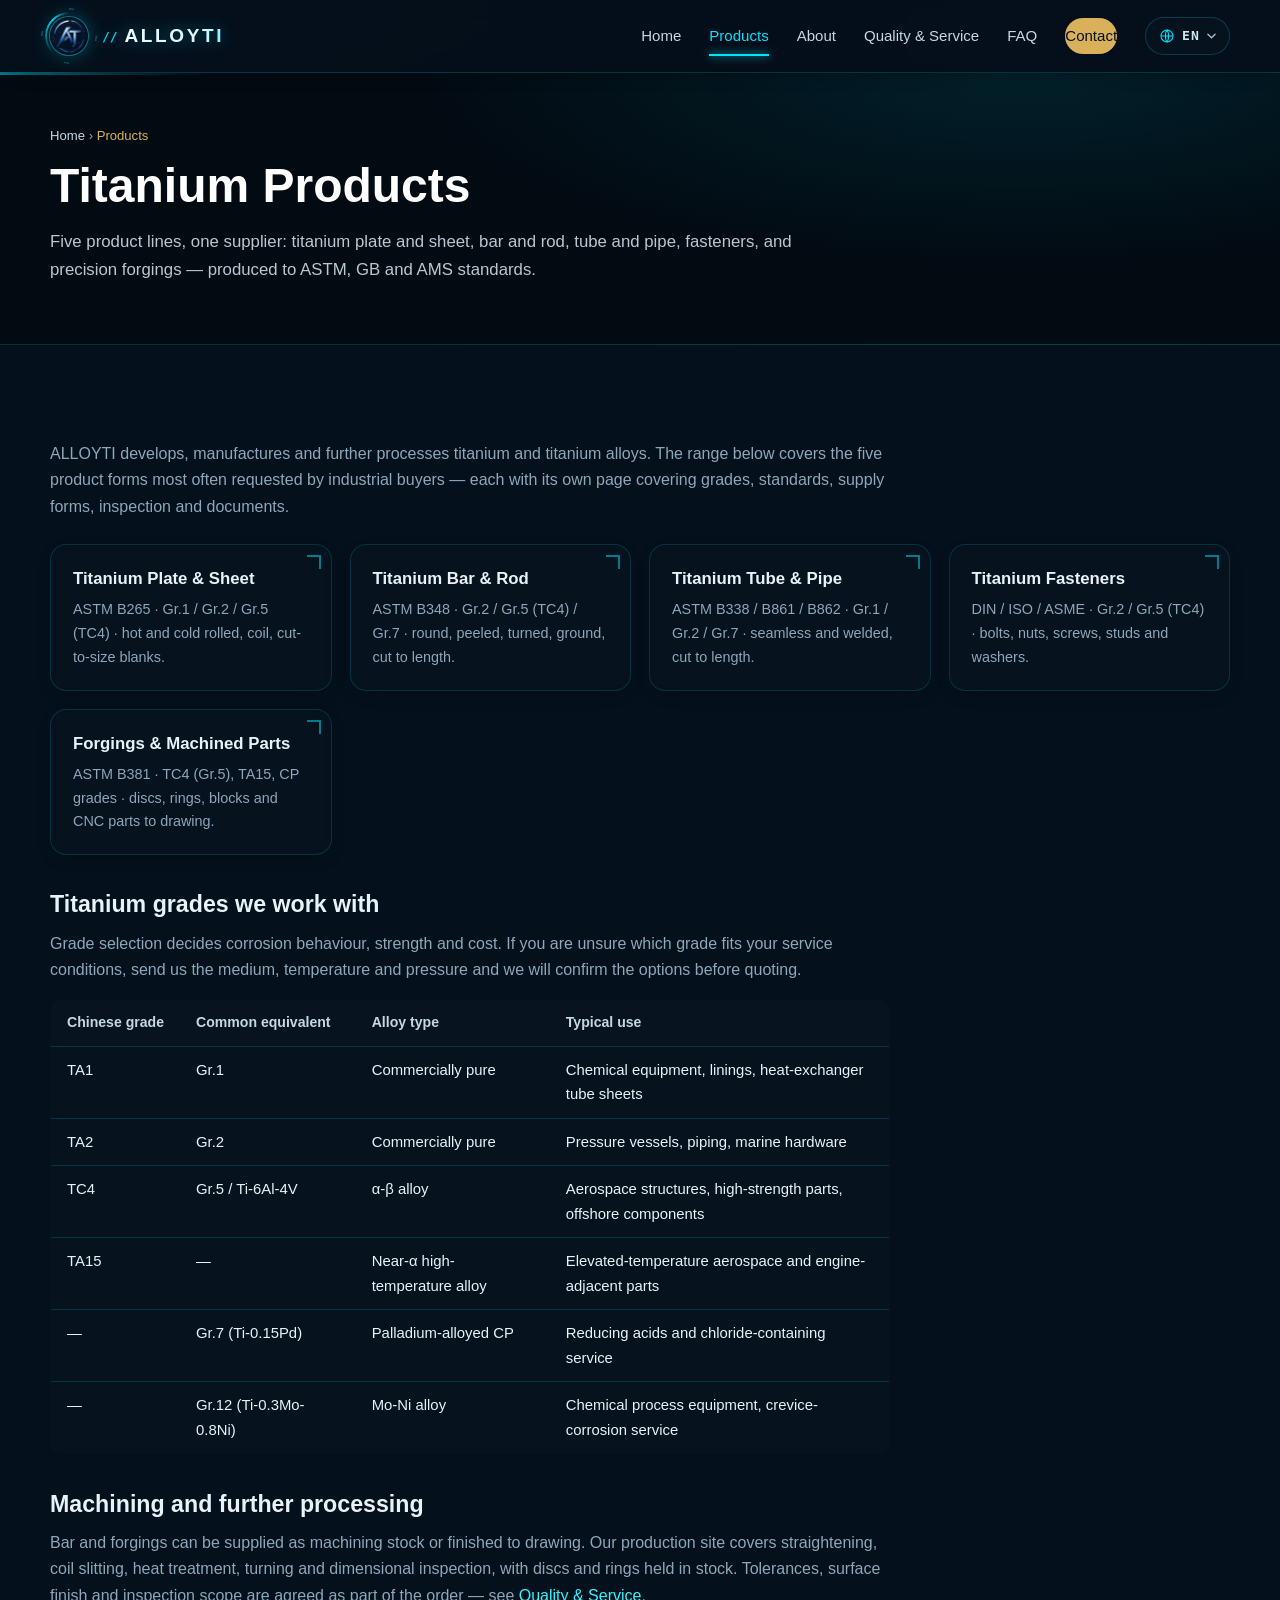
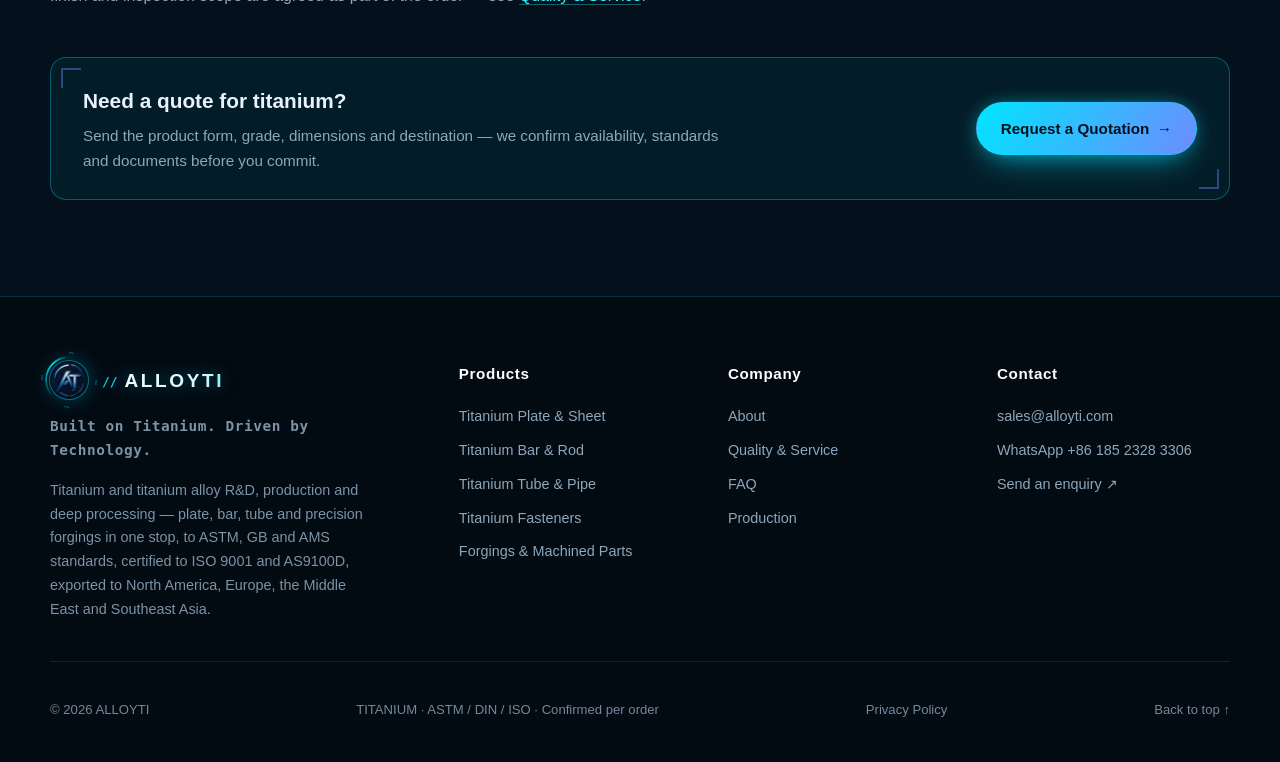
<file: products.html>
<!doctype html>
<html lang="en">
<head>
  <meta charset="utf-8">
  <meta name="viewport" content="width=device-width, initial-scale=1">
  <title>Titanium Products — Plate, Bar, Tube, Fasteners, Forgings | ALLOYTI</title>
  <meta name="description" content="Titanium plate &amp; sheet (ASTM B265), bar (B348), tube (B338/B861), fasteners (DIN/ISO/ASME) and precision forgings — in TA1, TC4 (Gr.5) and TA15.">
  <meta name="robots" content="index,follow">
  <meta name="theme-color" content="#0A1A3A">
  <link rel="canonical" href="https://www.alloyti.com/products.html">
  <link rel="icon" type="image/png" href="assets/favicon-64.png">
  <link rel="stylesheet" href="styles.css">
  <meta property="og:type" content="website">
  <meta property="og:locale" content="en_US">
  <meta property="og:site_name" content="ALLOYTI">
  <meta property="og:title" content="Titanium Products — Plate, Bar, Tube, Fasteners, Forgings | ALLOYTI">
  <meta property="og:description" content="Titanium plate &amp; sheet (ASTM B265), bar (B348), tube (B338/B861), fasteners (DIN/ISO/ASME) and precision forgings — in TA1, TC4 (Gr.5) and TA15.">
  <meta property="og:url" content="https://www.alloyti.com/products.html">
  <meta property="og:image" content="https://www.alloyti.com/assets/hero-industry.jpg">
  <meta property="og:image:alt" content="Titanium mill products for industrial supply">
  <meta name="twitter:card" content="summary_large_image">
  <meta name="twitter:title" content="Titanium Products — Plate, Bar, Tube, Fasteners, Forgings | ALLOYTI">
  <meta name="twitter:description" content="Titanium plate &amp; sheet (ASTM B265), bar (B348), tube (B338/B861), fasteners (DIN/ISO/ASME) and precision forgings — in TA1, TC4 (Gr.5) and TA15.">
  <meta name="twitter:image" content="https://www.alloyti.com/assets/hero-industry.jpg">
  <script type="application/ld+json">
  {
    "@context": "https://schema.org",
    "@graph": [
      {
        "@type": "Organization",
        "@id": "https://www.alloyti.com/#organization",
        "name": "ALLOYTI",
        "url": "https://www.alloyti.com/",
        "email": "sales@alloyti.com",
        "contactPoint": { "@type": "ContactPoint", "contactType": "sales", "email": "sales@alloyti.com", "availableLanguage": ["en", "zh", "ar", "ru", "de"] }
      },
      {
        "@type": "BreadcrumbList",
        "itemListElement": [[{"@type": "ListItem", "position": 1, "name": "Home", "item": "https://www.alloyti.com/"}, {"@type": "ListItem", "position": 2, "name": "Products"}]]
      },
      {
        "@type": "ItemList",
        "name": "Titanium product lines",
        "itemListElement": [
          { "@type": "ListItem", "position": 1, "name": "Titanium Plate & Sheet", "url": "https://www.alloyti.com/titanium-plate.html" },
          { "@type": "ListItem", "position": 2, "name": "Titanium Bar & Rod", "url": "https://www.alloyti.com/titanium-bar.html" },
          { "@type": "ListItem", "position": 3, "name": "Titanium Tube & Pipe", "url": "https://www.alloyti.com/titanium-tube.html" },
          { "@type": "ListItem", "position": 4, "name": "Titanium Fasteners", "url": "https://www.alloyti.com/titanium-fasteners.html" },
          { "@type": "ListItem", "position": 5, "name": "Titanium Forgings & Machined Parts", "url": "https://www.alloyti.com/titanium-forgings.html" }
        ]
      },
      {
        "@type": "WebPage",
        "url": "https://www.alloyti.com/products.html",
        "name": "Titanium Products — Plate, Bar, Tube, Fasteners, Forgings | ALLOYTI",
        "isPartOf": { "@id": "https://www.alloyti.com/#website" },
        "inLanguage": "en"
      }
    ]
  }
  </script>
</head>
<body data-light-header="1">
  <header class="site-header scrolled" id="siteHeader">
    <nav class="nav container" aria-label="Main navigation">
      <a class="brand" href="index.html" aria-label="ALLOYTI home">
        <img class="brand-mark" src="assets/logo-emblem.png" alt="ALLOYTI logo" width="36" height="36"> <span class="brand-word" data-i18n="s001">ALLOYTI</span>
      </a>
      <button class="menu-toggle" id="menuToggle" type="button" aria-expanded="false" aria-controls="primaryNav" aria-label="Open navigation"><span></span><span></span><span></span></button>
      <div class="nav-links" id="primaryNav">
        <a href="index.html" data-i18n="nav.home"><span data-i18n="s004">Home</span></a>
        <a href="products.html" class="is-active" data-i18n="nav.products"><span data-i18n="s008">Products</span></a>
        <a href="about.html" data-i18n="nav.about"><span data-i18n="s023">About</span></a>
        <a href="quality.html" data-i18n="nav.quality"><span data-i18n="s043">Quality &amp; Service</span></a>
        <a href="faq.html" data-i18n="nav.faq"><span data-i18n="s010">FAQ</span></a>
        <a href="contact.html" class="nav-contact" data-i18n="nav.contact"><span data-i18n="s012">Contact</span></a>        <div class="lang-switch" id="langSwitch">
          <button class="lang-toggle" id="langToggle" type="button" aria-haspopup="listbox" aria-expanded="false" aria-label="Switch language">
            <svg class="lang-globe" viewBox="0 0 24 24" aria-hidden="true"><circle cx="12" cy="12" r="9" fill="none" stroke="currentColor" stroke-width="1.6"/><path d="M3 12h18M12 3c3 3 3 15 0 18M12 3c-3 3-3 15 0 18" fill="none" stroke="currentColor" stroke-width="1.6"/></svg>
            <span class="lang-code" id="langCode">EN</span>
            <svg class="lang-caret" viewBox="0 0 10 6" aria-hidden="true"><path d="M1 1l4 4 4-4" fill="none" stroke="currentColor" stroke-width="1.6" stroke-linecap="round"/></svg>
          </button>
          <ul class="lang-menu" id="langMenu" role="listbox" aria-label="Language">
            <li role="option" data-lang="en" class="is-active" aria-selected="true"><span class="lc">EN</span><span class="ln">English</span></li>
            <li role="option" data-lang="zh"><span class="lc">中文</span><span class="ln">简体中文</span></li>
            <li role="option" data-lang="ar" dir="rtl"><span class="lc">AR</span><span class="ln">العربية</span></li>
            <li role="option" data-lang="ru"><span class="lc">RU</span><span class="ln">Русский</span></li>
            <li role="option" data-lang="de"><span class="lc">DE</span><span class="ln">Deutsch</span></li>
          </ul>
        </div>
      </div>
    </nav>
  </header>

  <main id="main">
    <section class="page-hero">
      <div class="container">
        <nav class="breadcrumb" aria-label="Breadcrumb"><a href="index.html" data-i18n="s004"><span data-i18n="s004">Home</span></a> › <span aria-current="page" data-i18n="s008"><span data-i18n="s008">Products</span></span></nav>
        <h1 data-i18n="s137"><span data-i18n="s137">Titanium Products</span></h1>
        <p class="page-lead" data-i18n="s138"><span data-i18n="s138">Five product lines, one supplier: titanium plate and sheet, bar and rod, tube and pipe, fasteners, and precision forgings — produced to ASTM, GB and AMS standards.</span></p>
      </div>
    </section>

    <section class="section">
      <div class="container">
        <div class="prose">
          <p data-i18n="s139"><span data-i18n="s139">ALLOYTI develops, manufactures and further processes titanium and titanium alloys. The range below covers the five product forms most often requested by industrial buyers — each with its own page covering grades, standards, supply forms, inspection and documents.</span></p>
        </div>
        <div class="card-grid">
          <a class="link-card" href="titanium-plate.html">
            <h3 data-i18n="s014"><span data-i18n="s014">Titanium Plate &amp; Sheet</span></h3>
            <p data-i18n="s140"><span data-i18n="s140">ASTM B265 · Gr.1 / Gr.2 / Gr.5 (TC4) · hot and cold rolled, coil, cut-to-size blanks.</span></p>
          </a>
          <a class="link-card" href="titanium-bar.html">
            <h3 data-i18n="s015"><span data-i18n="s015">Titanium Bar &amp; Rod</span></h3>
            <p data-i18n="s141"><span data-i18n="s141">ASTM B348 · Gr.2 / Gr.5 (TC4) / Gr.7 · round, peeled, turned, ground, cut to length.</span></p>
          </a>
          <a class="link-card" href="titanium-tube.html">
            <h3 data-i18n="s016"><span data-i18n="s016">Titanium Tube & Pipe</span></h3>
            <p data-i18n="s142"><span data-i18n="s142">ASTM B338 / B861 / B862 · Gr.1 / Gr.2 / Gr.7 · seamless and welded, cut to length.</span></p>
          </a>
          <a class="link-card" href="titanium-fasteners.html">
            <h3 data-i18n="s017"><span data-i18n="s017">Titanium Fasteners</span></h3>
            <p data-i18n="s143"><span data-i18n="s143">DIN / ISO / ASME · Gr.2 / Gr.5 (TC4) · bolts, nuts, screws, studs and washers.</span></p>
          </a>
          <a class="link-card" href="titanium-forgings.html">
            <h3 data-i18n="s018"><span data-i18n="s018">Forgings &amp; Machined Parts</span></h3>
            <p data-i18n="s144"><span data-i18n="s144">ASTM B381 · TC4 (Gr.5), TA15, CP grades · discs, rings, blocks and CNC parts to drawing.</span></p>
          </a>
        </div>

        <div class="prose">
          <h2 data-i18n="s145"><span data-i18n="s145">Titanium grades we work with</span></h2>
          <p data-i18n="s146"><span data-i18n="s146">Grade selection decides corrosion behaviour, strength and cost. If you are unsure which grade fits your service conditions, send us the medium, temperature and pressure and we will confirm the options before quoting.</span></p>
          <table class="spec-table">
            <thead><tr><th data-i18n="s147"><span data-i18n="s147">Chinese grade</span></th><th data-i18n="s148"><span data-i18n="s148">Common equivalent</span></th><th data-i18n="s149"><span data-i18n="s149">Alloy type</span></th><th data-i18n="s150"><span data-i18n="s150">Typical use</span></th></tr></thead>
            <tbody>
              <tr><td data-i18n="s028"><span data-i18n="s028">TA1</span></td><td data-i18n="s151"><span data-i18n="s151">Gr.1</span></td><td data-i18n="s152"><span data-i18n="s152">Commercially pure</span></td><td data-i18n="s153"><span data-i18n="s153">Chemical equipment, linings, heat-exchanger tube sheets</span></td></tr>
              <tr><td data-i18n="s154"><span data-i18n="s154">TA2</span></td><td data-i18n="s155"><span data-i18n="s155">Gr.2</span></td><td data-i18n="s152"><span data-i18n="s152">Commercially pure</span></td><td data-i18n="s156"><span data-i18n="s156">Pressure vessels, piping, marine hardware</span></td></tr>
              <tr><td data-i18n="s157"><span data-i18n="s157">TC4</span></td><td data-i18n="s158"><span data-i18n="s158">Gr.5 / Ti-6Al-4V</span></td><td data-i18n="s159"><span data-i18n="s159">α-β alloy</span></td><td data-i18n="s160"><span data-i18n="s160">Aerospace structures, high-strength parts, offshore components</span></td></tr>
              <tr><td data-i18n="s030"><span data-i18n="s030">TA15</span></td><td>—</td><td data-i18n="s161"><span data-i18n="s161">Near-α high-temperature alloy</span></td><td data-i18n="s162"><span data-i18n="s162">Elevated-temperature aerospace and engine-adjacent parts</span></td></tr>
              <tr><td>—</td><td data-i18n="s163"><span data-i18n="s163">Gr.7 (Ti-0.15Pd)</span></td><td data-i18n="s164"><span data-i18n="s164">Palladium-alloyed CP</span></td><td data-i18n="s165"><span data-i18n="s165">Reducing acids and chloride-containing service</span></td></tr>
              <tr><td>—</td><td data-i18n="s166"><span data-i18n="s166">Gr.12 (Ti-0.3Mo-0.8Ni)</span></td><td data-i18n="s167"><span data-i18n="s167">Mo-Ni alloy</span></td><td data-i18n="s168"><span data-i18n="s168">Chemical process equipment, crevice-corrosion service</span></td></tr>
            </tbody>
          </table>
          <h2 data-i18n="s169"><span data-i18n="s169">Machining and further processing</span></h2>
          <p><span data-i18n="s383">Bar and forgings can be supplied as machining stock or finished to drawing. Our production site covers straightening, coil slitting, heat treatment, turning and dimensional inspection, with discs and rings held in stock. Tolerances, surface finish and inspection scope are agreed as part of the order — see</span> <a href="quality.html" data-i18n="s043"><span data-i18n="s043">Quality &amp; Service</span></a>.</p>
        </div>

      <div class="cta-band">
        <div>
          <h2 data-i18n="s045"><span data-i18n="s045">Need a quote for titanium?</span></h2>
          <p data-i18n="s046"><span data-i18n="s046">Send the product form, grade, dimensions and destination — we confirm availability, standards and documents before you commit.</span></p>
        </div>
        <a class="button button-primary" href="contact.html"><span data-i18n="s339">Request a Quotation</span> <span aria-hidden="true">→</span></a>
      </div>
      </div>
    </section>
  </main>

  <footer class="site-footer">
    <div class="container footer-grid">
      <div class="footer-brand">
        <a class="brand" href="index.html" aria-label="ALLOYTI home">
          <img class="brand-mark" src="assets/logo-emblem.png" alt="ALLOYTI logo" width="36" height="36"> <span class="brand-word" data-i18n="s001">ALLOYTI</span>
        </a>
        <p class="footer-slogan" data-i18n="ui.slogan"><span data-i18n="s326">Built on Titanium. Driven by Technology.</span></p>
        <p data-i18n="footer.brandDesc"><span data-i18n="s327">Titanium and titanium alloy R&amp;D, production and deep processing — plate, bar, tube, fasteners and precision forgings to ASTM, GB and AMS standards, certified to ISO 9001 and AS9100D, exported to North America, Europe, the Middle East and Southeast Asia.</span></p>
      </div>
      <nav class="footer-col" aria-label="Product links">
        <p class="footer-col-title" data-i18n="s008"><span data-i18n="s008">Products</span></p>
        <a href="titanium-plate.html" data-i18n="s014"><span data-i18n="s014">Titanium Plate &amp; Sheet</span></a>
        <a href="titanium-bar.html" data-i18n="s015"><span data-i18n="s015">Titanium Bar &amp; Rod</span></a>
        <a href="titanium-tube.html" data-i18n="s016"><span data-i18n="s016">Titanium Tube & Pipe</span></a>
        <a href="titanium-fasteners.html" data-i18n="s017"><span data-i18n="s017">Titanium Fasteners</span></a>
        <a href="titanium-forgings.html" data-i18n="s018"><span data-i18n="s018">Forgings &amp; Machined Parts</span></a>
      </nav>
      <nav class="footer-col" aria-label="Company links">
        <p class="footer-col-title" data-i18n="footer.colAbout"><span data-i18n="s057">Company</span></p>
        <a href="about.html" data-i18n="nav.about"><span data-i18n="s023">About</span></a>
        <a href="quality.html" data-i18n="nav.quality"><span data-i18n="s043">Quality &amp; Service</span></a>
        <a href="faq.html" data-i18n="nav.faq"><span data-i18n="s010">FAQ</span></a>
        <a href="index.html#showcase" data-i18n="nav.showcase"><span data-i18n="s328">Production</span></a>
      </nav>
      <div class="footer-col">
        <p class="footer-col-title" data-i18n="footer.colContact"><span data-i18n="s012">Contact</span></p>
        <a href="mailto:sales@alloyti.com" data-i18n="s019"><span data-i18n="s019">sales@alloyti.com</span></a>
        <a href="https://wa.me/8618523283306" target="_blank" rel="noopener noreferrer" data-i18n="s020"><span data-i18n="s020">WhatsApp +86 185 2328 3306</span></a>
        <a href="contact.html" data-i18n="s021"><span data-i18n="s021">Send an enquiry ↗</span></a>
      </div>
    </div>
    <div class="container footer-bottom">
      <p>© <span id="year">2026</span> <span data-i18n="s001">ALLOYTI</span></p>
      <p data-i18n="ui.bottomTag"><span data-i18n="s329">TITANIUM · ASTM / DIN / ISO · Confirmed per order</span></p>
      <a href="privacy.html" data-i18n="s022"><span data-i18n="s022">Privacy Policy</span></a>
      <a href="index.html" data-i18n="ui.backTop"><span data-i18n="s330">Back to top ↑</span></a>
    </div>
  </footer>

  <script src="i18n-pages.js"></script>
  <script src="app.js"></script>
</body>
</html>
</file>
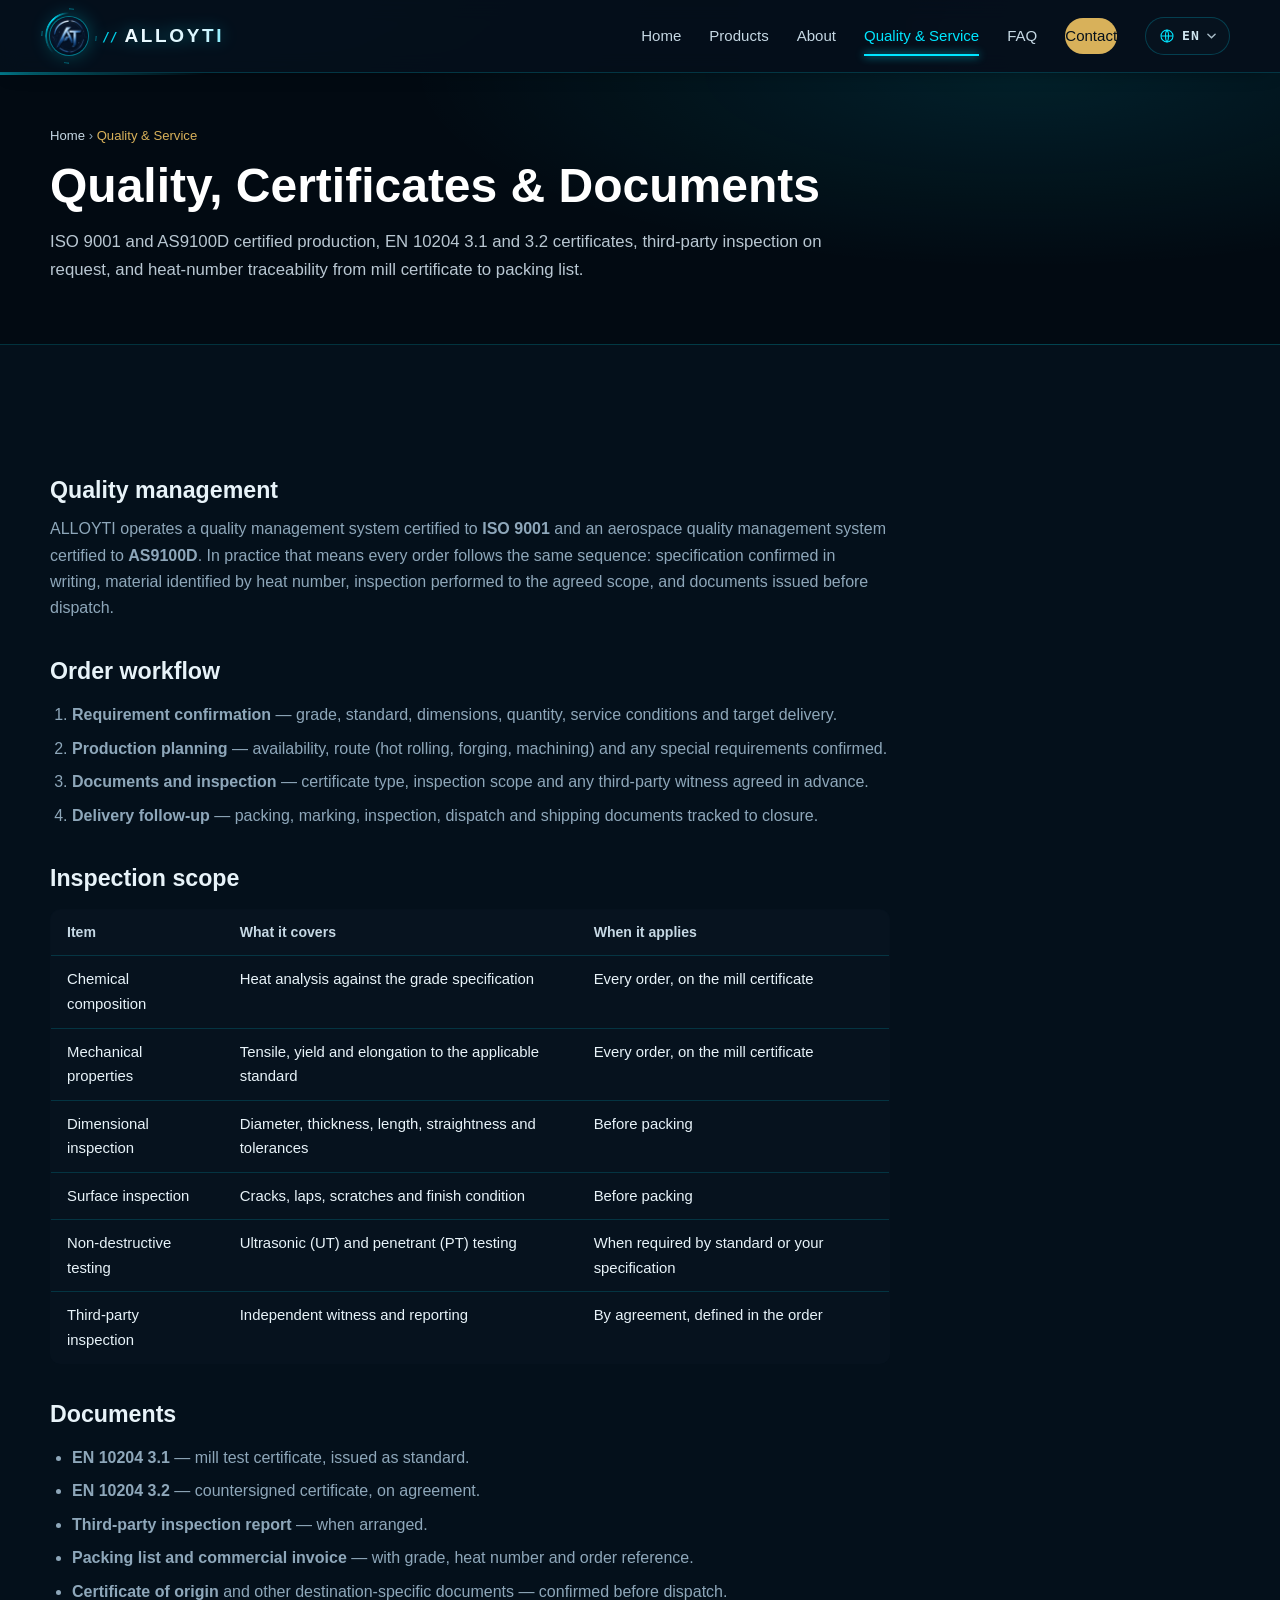
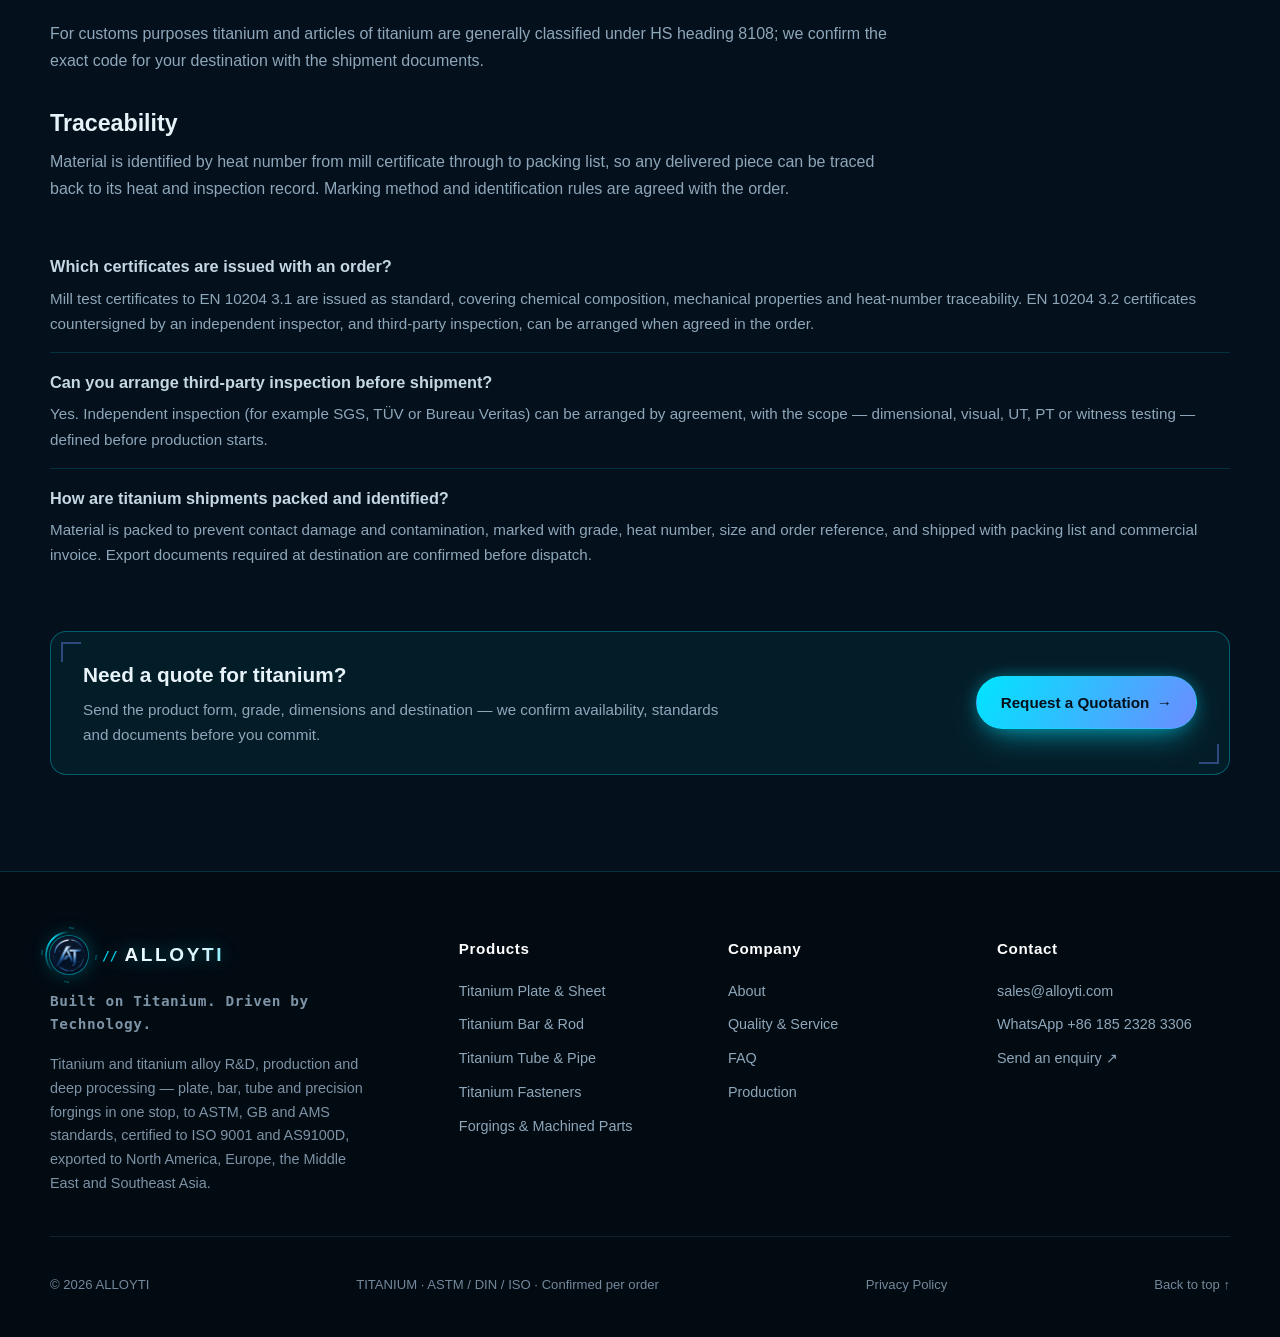
<file: quality.html>
<!doctype html>
<html lang="en">
<head>
  <meta charset="utf-8">
  <meta name="viewport" content="width=device-width, initial-scale=1">
  <title>Quality Control &amp; Certificates | EN 10204, ISO 9001 | ALLOYTI</title>
  <meta name="description" content="How ALLOYTI controls titanium quality: ISO 9001 and AS9100D systems, EN 10204 3.1/3.2 certificates, third-party inspection, traceability and export documents.">
  <meta name="robots" content="index,follow">
  <meta name="theme-color" content="#0A1A3A">
  <link rel="canonical" href="https://www.alloyti.com/quality.html">
  <link rel="icon" type="image/png" href="assets/favicon-64.png">
  <link rel="stylesheet" href="styles.css">
  <meta property="og:type" content="website">
  <meta property="og:locale" content="en_US">
  <meta property="og:site_name" content="ALLOYTI">
  <meta property="og:title" content="Quality Control &amp; Certificates | EN 10204, ISO 9001 | ALLOYTI">
  <meta property="og:description" content="How ALLOYTI controls titanium quality: ISO 9001 and AS9100D systems, EN 10204 3.1/3.2 certificates, third-party inspection, traceability and export documents.">
  <meta property="og:url" content="https://www.alloyti.com/quality.html">
  <meta property="og:image" content="https://www.alloyti.com/assets/hero-industry.jpg">
  <meta property="og:image:alt" content="Titanium mill products for industrial supply">
  <meta name="twitter:card" content="summary_large_image">
  <meta name="twitter:title" content="Quality Control &amp; Certificates | EN 10204, ISO 9001 | ALLOYTI">
  <meta name="twitter:description" content="How ALLOYTI controls titanium quality: ISO 9001 and AS9100D systems, EN 10204 3.1/3.2 certificates, third-party inspection, traceability and export documents.">
  <meta name="twitter:image" content="https://www.alloyti.com/assets/hero-industry.jpg">
  <script type="application/ld+json">
  {
    "@context": "https://schema.org",
    "@graph": [
      {
        "@type": "Organization",
        "@id": "https://www.alloyti.com/#organization",
        "name": "ALLOYTI",
        "url": "https://www.alloyti.com/",
        "email": "sales@alloyti.com",
        "contactPoint": { "@type": "ContactPoint", "contactType": "sales", "email": "sales@alloyti.com", "availableLanguage": ["en", "zh", "ar", "ru", "de"] }
      },
      {
        "@type": "BreadcrumbList",
        "itemListElement": [[{"@type": "ListItem", "position": 1, "name": "Home", "item": "https://www.alloyti.com/"}, {"@type": "ListItem", "position": 2, "name": "Quality & Service"}]]
      },
      {
        "@type": "FAQPage",
        "mainEntity": [
        {
                "@type": "Question",
                "name": "Which certificates are issued with an order?",
                "acceptedAnswer": {
                        "@type": "Answer",
                        "text": "Mill test certificates to EN 10204 3.1 are issued as standard, covering chemical composition, mechanical properties and heat-number traceability. EN 10204 3.2 certificates countersigned by an independent inspector, and third-party inspection, can be arranged when agreed in the order."
                }
        },
        {
                "@type": "Question",
                "name": "Can you arrange third-party inspection before shipment?",
                "acceptedAnswer": {
                        "@type": "Answer",
                        "text": "Yes. Independent inspection (for example SGS, TÜV or Bureau Veritas) can be arranged by agreement, with the scope — dimensional, visual, UT, PT or witness testing — defined before production starts."
                }
        },
        {
                "@type": "Question",
                "name": "How are titanium shipments packed and identified?",
                "acceptedAnswer": {
                        "@type": "Answer",
                        "text": "Material is packed to prevent contact damage and contamination, marked with grade, heat number, size and order reference, and shipped with packing list and commercial invoice. Export documents required at destination are confirmed before dispatch."
                }
        }
]
      },
      {
        "@type": "WebPage",
        "url": "https://www.alloyti.com/quality.html",
        "name": "Quality Control & Certificates | ALLOYTI",
        "isPartOf": { "@id": "https://www.alloyti.com/#website" },
        "inLanguage": "en"
      }
    ]
  }
  </script>
</head>
<body data-light-header="1">
  <header class="site-header scrolled" id="siteHeader">
    <nav class="nav container" aria-label="Main navigation">
      <a class="brand" href="index.html" aria-label="ALLOYTI home">
        <img class="brand-mark" src="assets/logo-emblem.png" alt="ALLOYTI logo" width="36" height="36"> <span class="brand-word" data-i18n="s001">ALLOYTI</span>
      </a>
      <button class="menu-toggle" id="menuToggle" type="button" aria-expanded="false" aria-controls="primaryNav" aria-label="Open navigation"><span></span><span></span><span></span></button>
      <div class="nav-links" id="primaryNav">
        <a href="index.html" data-i18n="nav.home"><span data-i18n="s004">Home</span></a>
        <a href="products.html" data-i18n="nav.products"><span data-i18n="s008">Products</span></a>
        <a href="about.html" data-i18n="nav.about"><span data-i18n="s023">About</span></a>
        <a href="quality.html" class="is-active" data-i18n="nav.quality"><span data-i18n="s043">Quality &amp; Service</span></a>
        <a href="faq.html" data-i18n="nav.faq"><span data-i18n="s010">FAQ</span></a>
        <a href="contact.html" class="nav-contact" data-i18n="nav.contact"><span data-i18n="s012">Contact</span></a>        <div class="lang-switch" id="langSwitch">
          <button class="lang-toggle" id="langToggle" type="button" aria-haspopup="listbox" aria-expanded="false" aria-label="Switch language">
            <svg class="lang-globe" viewBox="0 0 24 24" aria-hidden="true"><circle cx="12" cy="12" r="9" fill="none" stroke="currentColor" stroke-width="1.6"/><path d="M3 12h18M12 3c3 3 3 15 0 18M12 3c-3 3-3 15 0 18" fill="none" stroke="currentColor" stroke-width="1.6"/></svg>
            <span class="lang-code" id="langCode">EN</span>
            <svg class="lang-caret" viewBox="0 0 10 6" aria-hidden="true"><path d="M1 1l4 4 4-4" fill="none" stroke="currentColor" stroke-width="1.6" stroke-linecap="round"/></svg>
          </button>
          <ul class="lang-menu" id="langMenu" role="listbox" aria-label="Language">
            <li role="option" data-lang="en" class="is-active" aria-selected="true"><span class="lc">EN</span><span class="ln">English</span></li>
            <li role="option" data-lang="zh"><span class="lc">中文</span><span class="ln">简体中文</span></li>
            <li role="option" data-lang="ar" dir="rtl"><span class="lc">AR</span><span class="ln">العربية</span></li>
            <li role="option" data-lang="ru"><span class="lc">RU</span><span class="ln">Русский</span></li>
            <li role="option" data-lang="de"><span class="lc">DE</span><span class="ln">Deutsch</span></li>
          </ul>
        </div>
      </div>
    </nav>
  </header>

  <main id="main">
    <section class="page-hero">
      <div class="container">
        <nav class="breadcrumb" aria-label="Breadcrumb"><a href="index.html" data-i18n="s004"><span data-i18n="s004">Home</span></a> › <span aria-current="page" data-i18n="s043"><span data-i18n="s043">Quality &amp; Service</span></span></nav>
        <h1 data-i18n="s170"><span data-i18n="s170">Quality, Certificates &amp; Documents</span></h1>
        <p class="page-lead" data-i18n="s171"><span data-i18n="s171">ISO 9001 and AS9100D certified production, EN 10204 3.1 and 3.2 certificates, third-party inspection on request, and heat-number traceability from mill certificate to packing list.</span></p>
      </div>
    </section>

    <section class="section">
      <div class="container">
        <div class="prose">
          <h2 data-i18n="s172"><span data-i18n="s172">Quality management</span></h2>
          <p><span data-i18n="s384">ALLOYTI operates a quality management system certified to</span> <b data-i18n="s034"><span data-i18n="s034">ISO 9001</span></b> <span data-i18n="s385">and an aerospace quality management system certified to</span> <b data-i18n="s035"><span data-i18n="s035">AS9100D</span></b><span data-i18n="s386">. In practice that means every order follows the same sequence: specification confirmed in writing, material identified by heat number, inspection performed to the agreed scope, and documents issued before dispatch.</span></p>

          <h2 data-i18n="s173"><span data-i18n="s173">Order workflow</span></h2>
          <ol>
            <li><b data-i18n="s174"><span data-i18n="s174">Requirement confirmation</span></b> <span data-i18n="s387">— grade, standard, dimensions, quantity, service conditions and target delivery.</span></li>
            <li><b data-i18n="s175"><span data-i18n="s175">Production planning</span></b> <span data-i18n="s388">— availability, route (hot rolling, forging, machining) and any special requirements confirmed.</span></li>
            <li><b data-i18n="s176"><span data-i18n="s176">Documents and inspection</span></b> <span data-i18n="s389">— certificate type, inspection scope and any third-party witness agreed in advance.</span></li>
            <li><b data-i18n="s177"><span data-i18n="s177">Delivery follow-up</span></b> <span data-i18n="s390">— packing, marking, inspection, dispatch and shipping documents tracked to closure.</span></li>
          </ol>

          <h2 data-i18n="s178"><span data-i18n="s178">Inspection scope</span></h2>
          <table class="spec-table">
            <thead><tr><th data-i18n="s179"><span data-i18n="s179">Item</span></th><th data-i18n="s180"><span data-i18n="s180">What it covers</span></th><th data-i18n="s181"><span data-i18n="s181">When it applies</span></th></tr></thead>
            <tbody>
              <tr><td data-i18n="s182"><span data-i18n="s182">Chemical composition</span></td><td data-i18n="s183"><span data-i18n="s183">Heat analysis against the grade specification</span></td><td data-i18n="s184"><span data-i18n="s184">Every order, on the mill certificate</span></td></tr>
              <tr><td data-i18n="s185"><span data-i18n="s185">Mechanical properties</span></td><td data-i18n="s186"><span data-i18n="s186">Tensile, yield and elongation to the applicable standard</span></td><td data-i18n="s184"><span data-i18n="s184">Every order, on the mill certificate</span></td></tr>
              <tr><td data-i18n="s187"><span data-i18n="s187">Dimensional inspection</span></td><td data-i18n="s188"><span data-i18n="s188">Diameter, thickness, length, straightness and tolerances</span></td><td data-i18n="s189"><span data-i18n="s189">Before packing</span></td></tr>
              <tr><td data-i18n="s190"><span data-i18n="s190">Surface inspection</span></td><td data-i18n="s191"><span data-i18n="s191">Cracks, laps, scratches and finish condition</span></td><td data-i18n="s189"><span data-i18n="s189">Before packing</span></td></tr>
              <tr><td data-i18n="s192"><span data-i18n="s192">Non-destructive testing</span></td><td data-i18n="s193"><span data-i18n="s193">Ultrasonic (UT) and penetrant (PT) testing</span></td><td data-i18n="s194"><span data-i18n="s194">When required by standard or your specification</span></td></tr>
              <tr><td data-i18n="s195"><span data-i18n="s195">Third-party inspection</span></td><td data-i18n="s196"><span data-i18n="s196">Independent witness and reporting</span></td><td data-i18n="s197"><span data-i18n="s197">By agreement, defined in the order</span></td></tr>
            </tbody>
          </table>

          <h2 data-i18n="s198"><span data-i18n="s198">Documents</span></h2>
          <ul>
            <li><b data-i18n="s199"><span data-i18n="s199">EN 10204 3.1</span></b> <span data-i18n="s391">— mill test certificate, issued as standard.</span></li>
            <li><b data-i18n="s200"><span data-i18n="s200">EN 10204 3.2</span></b> <span data-i18n="s392">— countersigned certificate, on agreement.</span></li>
            <li><b data-i18n="s201"><span data-i18n="s201">Third-party inspection report</span></b> <span data-i18n="s393">— when arranged.</span></li>
            <li><b data-i18n="s202"><span data-i18n="s202">Packing list and commercial invoice</span></b> <span data-i18n="s394">— with grade, heat number and order reference.</span></li>
            <li><b data-i18n="s203"><span data-i18n="s203">Certificate of origin</span></b> <span data-i18n="s395">and other destination-specific documents — confirmed before dispatch.</span></li>
          </ul>
          <p data-i18n="s204"><span data-i18n="s204">For customs purposes titanium and articles of titanium are generally classified under HS heading 8108; we confirm the exact code for your destination with the shipment documents.</span></p>

          <h2 data-i18n="s205"><span data-i18n="s205">Traceability</span></h2>
          <p data-i18n="s206"><span data-i18n="s206">Material is identified by heat number from mill certificate through to packing list, so any delivered piece can be traced back to its heat and inspection record. Marking method and identification rules are agreed with the order.</span></p>
        </div>
        <div class="faq-list">
          <div class="faq-item"><h3 data-i18n="s207"><span data-i18n="s207">Which certificates are issued with an order?</span></h3><p data-i18n="s208"><span data-i18n="s208">Mill test certificates to EN 10204 3.1 are issued as standard, covering chemical composition, mechanical properties and heat-number traceability. EN 10204 3.2 certificates countersigned by an independent inspector, and third-party inspection, can be arranged when agreed in the order.</span></p></div>
          <div class="faq-item"><h3 data-i18n="s209"><span data-i18n="s209">Can you arrange third-party inspection before shipment?</span></h3><p data-i18n="s210"><span data-i18n="s210">Yes. Independent inspection (for example SGS, TÜV or Bureau Veritas) can be arranged by agreement, with the scope — dimensional, visual, UT, PT or witness testing — defined before production starts.</span></p></div>
          <div class="faq-item"><h3 data-i18n="s211"><span data-i18n="s211">How are titanium shipments packed and identified?</span></h3><p data-i18n="s212"><span data-i18n="s212">Material is packed to prevent contact damage and contamination, marked with grade, heat number, size and order reference, and shipped with packing list and commercial invoice. Export documents required at destination are confirmed before dispatch.</span></p></div>
        </div>
      <div class="cta-band">
        <div>
          <h2 data-i18n="s045"><span data-i18n="s045">Need a quote for titanium?</span></h2>
          <p data-i18n="s046"><span data-i18n="s046">Send the product form, grade, dimensions and destination — we confirm availability, standards and documents before you commit.</span></p>
        </div>
        <a class="button button-primary" href="contact.html"><span data-i18n="s339">Request a Quotation</span> <span aria-hidden="true">→</span></a>
      </div>
      </div>
    </section>
  </main>

  <footer class="site-footer">
    <div class="container footer-grid">
      <div class="footer-brand">
        <a class="brand" href="index.html" aria-label="ALLOYTI home">
          <img class="brand-mark" src="assets/logo-emblem.png" alt="ALLOYTI logo" width="36" height="36"> <span class="brand-word" data-i18n="s001">ALLOYTI</span>
        </a>
        <p class="footer-slogan" data-i18n="ui.slogan"><span data-i18n="s326">Built on Titanium. Driven by Technology.</span></p>
        <p data-i18n="footer.brandDesc"><span data-i18n="s327">Titanium and titanium alloy R&amp;D, production and deep processing — plate, bar, tube, fasteners and precision forgings to ASTM, GB and AMS standards, certified to ISO 9001 and AS9100D, exported to North America, Europe, the Middle East and Southeast Asia.</span></p>
      </div>
      <nav class="footer-col" aria-label="Product links">
        <p class="footer-col-title" data-i18n="s008"><span data-i18n="s008">Products</span></p>
        <a href="titanium-plate.html" data-i18n="s014"><span data-i18n="s014">Titanium Plate &amp; Sheet</span></a>
        <a href="titanium-bar.html" data-i18n="s015"><span data-i18n="s015">Titanium Bar &amp; Rod</span></a>
        <a href="titanium-tube.html" data-i18n="s016"><span data-i18n="s016">Titanium Tube & Pipe</span></a>
        <a href="titanium-fasteners.html" data-i18n="s017"><span data-i18n="s017">Titanium Fasteners</span></a>
        <a href="titanium-forgings.html" data-i18n="s018"><span data-i18n="s018">Forgings &amp; Machined Parts</span></a>
      </nav>
      <nav class="footer-col" aria-label="Company links">
        <p class="footer-col-title" data-i18n="footer.colAbout"><span data-i18n="s057">Company</span></p>
        <a href="about.html" data-i18n="nav.about"><span data-i18n="s023">About</span></a>
        <a href="quality.html" data-i18n="nav.quality"><span data-i18n="s043">Quality &amp; Service</span></a>
        <a href="faq.html" data-i18n="nav.faq"><span data-i18n="s010">FAQ</span></a>
        <a href="index.html#showcase" data-i18n="nav.showcase"><span data-i18n="s328">Production</span></a>
      </nav>
      <div class="footer-col">
        <p class="footer-col-title" data-i18n="footer.colContact"><span data-i18n="s012">Contact</span></p>
        <a href="mailto:sales@alloyti.com" data-i18n="s019"><span data-i18n="s019">sales@alloyti.com</span></a>
        <a href="https://wa.me/8618523283306" target="_blank" rel="noopener noreferrer" data-i18n="s020"><span data-i18n="s020">WhatsApp +86 185 2328 3306</span></a>
        <a href="contact.html" data-i18n="s021"><span data-i18n="s021">Send an enquiry ↗</span></a>
      </div>
    </div>
    <div class="container footer-bottom">
      <p>© <span id="year">2026</span> <span data-i18n="s001">ALLOYTI</span></p>
      <p data-i18n="ui.bottomTag"><span data-i18n="s329">TITANIUM · ASTM / DIN / ISO · Confirmed per order</span></p>
      <a href="privacy.html" data-i18n="s022"><span data-i18n="s022">Privacy Policy</span></a>
      <a href="index.html" data-i18n="ui.backTop"><span data-i18n="s330">Back to top ↑</span></a>
    </div>
  </footer>

  <script src="i18n-pages.js"></script>
  <script src="app.js"></script>
</body>
</html>
</file>
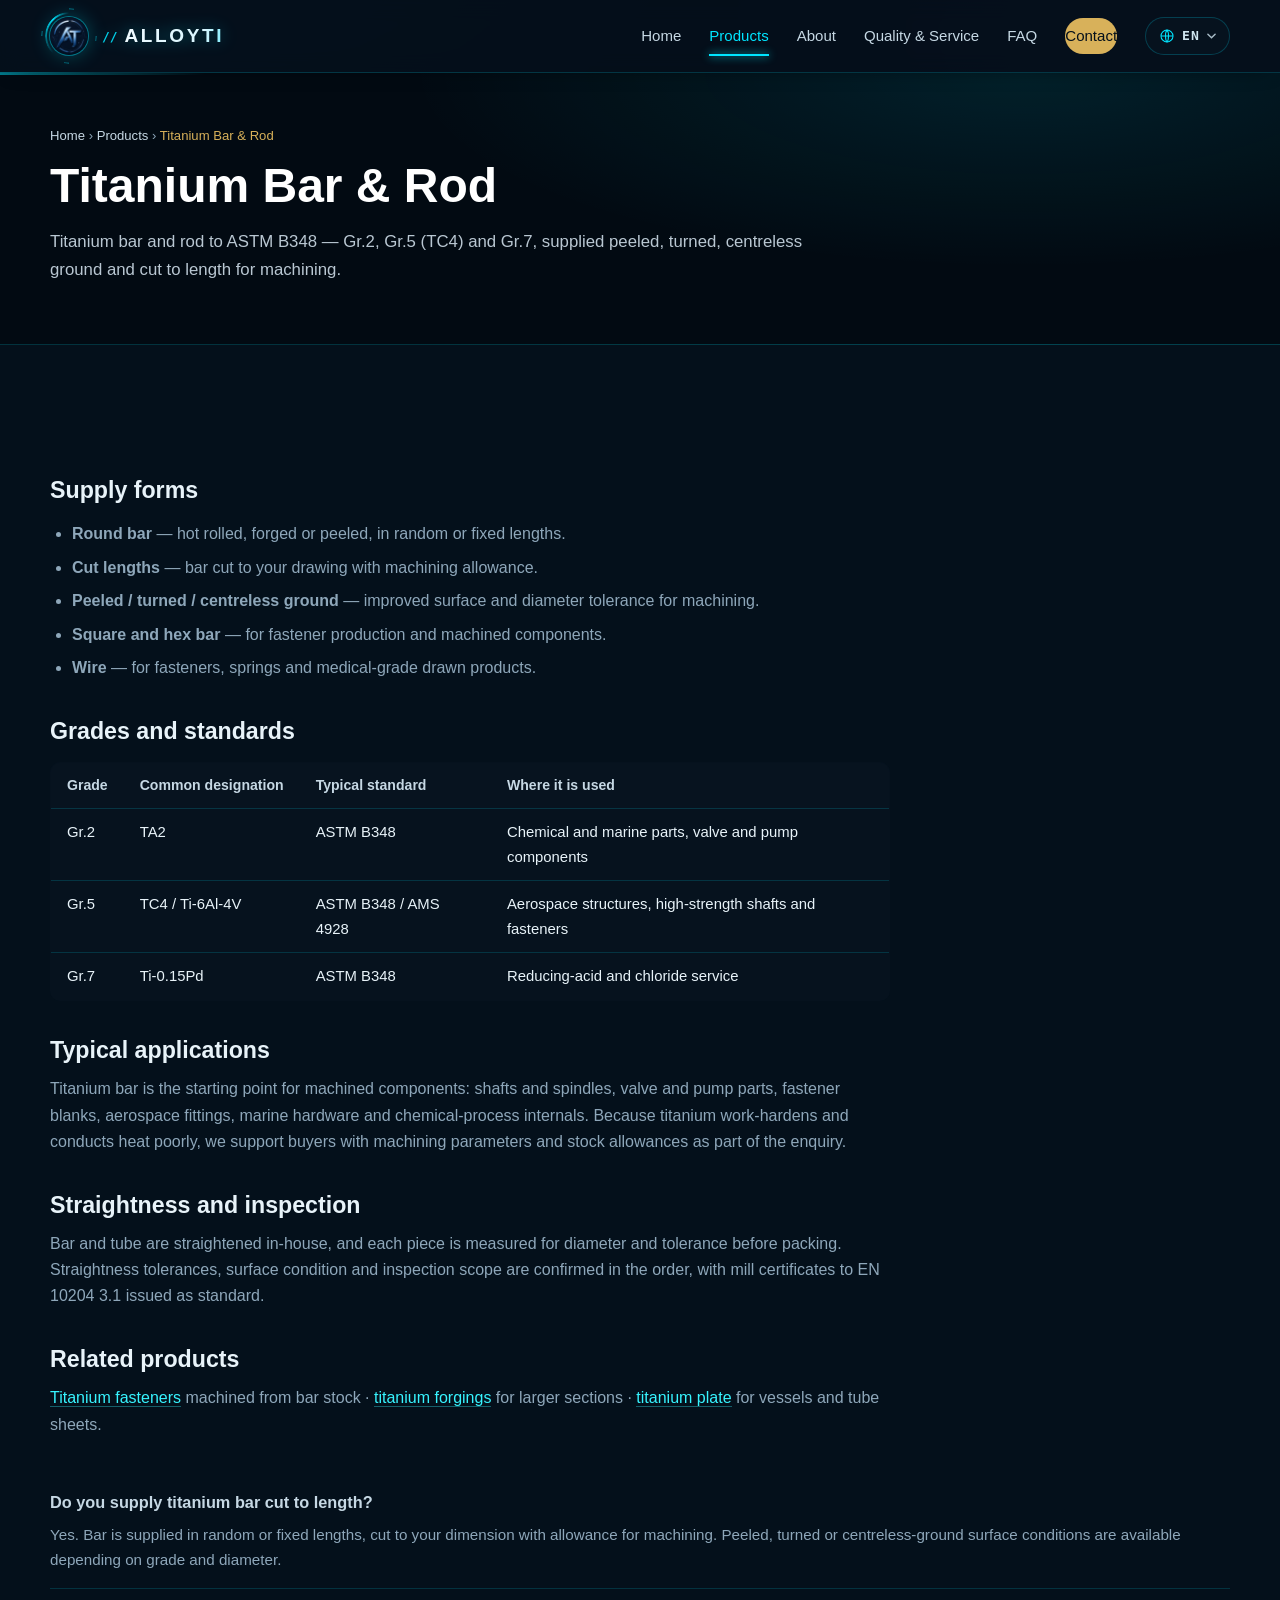
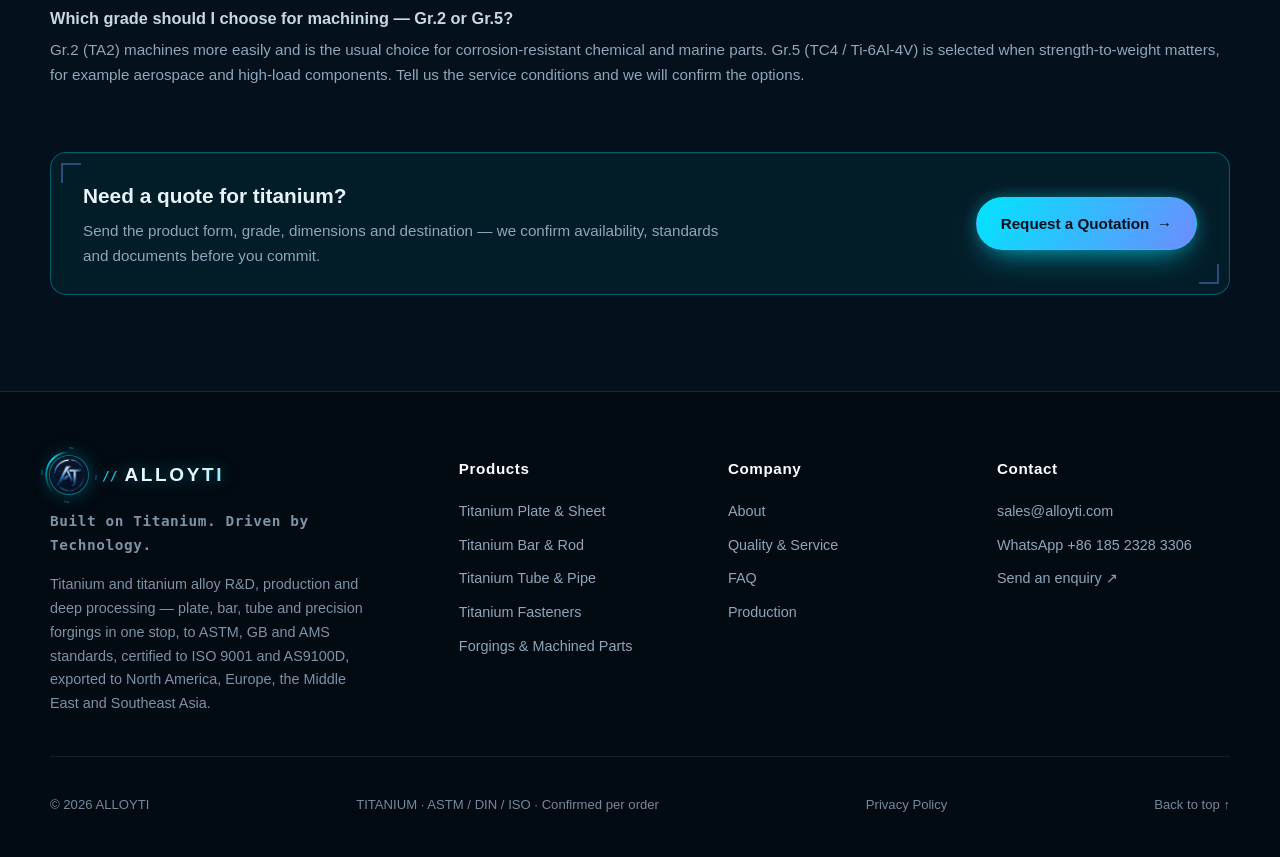
<file: titanium-bar.html>
<!doctype html>
<html lang="en">
<head>
  <meta charset="utf-8">
  <meta name="viewport" content="width=device-width, initial-scale=1">
  <title>Titanium Bar &amp; Rod | ASTM B348 Gr.2 Gr.5 Gr.7 | ALLOYTI</title>
  <meta name="description" content="Titanium round bar, rod and wire to ASTM B348 in Gr.2, Gr.5 (TC4) and Gr.7 — peeled, turned, ground and cut to length. ISO 9001 &amp; AS9100D certified.">
  <meta name="robots" content="index,follow">
  <meta name="theme-color" content="#0A1A3A">
  <link rel="canonical" href="https://www.alloyti.com/titanium-bar.html">
  <link rel="icon" type="image/png" href="assets/favicon-64.png">
  <link rel="stylesheet" href="styles.css">
  <meta property="og:type" content="website">
  <meta property="og:locale" content="en_US">
  <meta property="og:site_name" content="ALLOYTI">
  <meta property="og:title" content="Titanium Bar &amp; Rod | ASTM B348 Gr.2 Gr.5 Gr.7 | ALLOYTI">
  <meta property="og:description" content="Titanium round bar, rod and wire to ASTM B348 in Gr.2, Gr.5 (TC4) and Gr.7 — peeled, turned, ground and cut to length. ISO 9001 &amp; AS9100D certified.">
  <meta property="og:url" content="https://www.alloyti.com/titanium-bar.html">
  <meta property="og:image" content="https://www.alloyti.com/assets/hero-industry.jpg">
  <meta property="og:image:alt" content="Titanium mill products for industrial supply">
  <meta name="twitter:card" content="summary_large_image">
  <meta name="twitter:title" content="Titanium Bar &amp; Rod | ASTM B348 Gr.2 Gr.5 Gr.7 | ALLOYTI">
  <meta name="twitter:description" content="Titanium round bar, rod and wire to ASTM B348 in Gr.2, Gr.5 (TC4) and Gr.7 — peeled, turned, ground and cut to length. ISO 9001 &amp; AS9100D certified.">
  <meta name="twitter:image" content="https://www.alloyti.com/assets/hero-industry.jpg">
  <script type="application/ld+json">
  {
    "@context": "https://schema.org",
    "@graph": [
      {
        "@type": "Organization",
        "@id": "https://www.alloyti.com/#organization",
        "name": "ALLOYTI",
        "url": "https://www.alloyti.com/",
        "email": "sales@alloyti.com",
        "contactPoint": { "@type": "ContactPoint", "contactType": "sales", "email": "sales@alloyti.com", "availableLanguage": ["en", "zh", "ar", "ru", "de"] }
      },
      {
        "@type": "BreadcrumbList",
        "itemListElement": [[{"@type": "ListItem", "position": 1, "name": "Home", "item": "https://www.alloyti.com/"}, {"@type": "ListItem", "position": 2, "name": "Products", "item": "https://www.alloyti.com/products.html"}, {"@type": "ListItem", "position": 3, "name": "Titanium Bar & Rod"}]]
      },
      {
        "@type": "Product",
        "name": "Titanium Bar & Rod",
        "description": "Titanium round bar, rod and wire to ASTM B348 in Gr.2, Gr.5 (TC4) and Gr.7.",
        "material": "Titanium",
        "brand": { "@type": "Brand", "name": "ALLOYTI" },
        "manufacturer": { "@id": "https://www.alloyti.com/#organization" },
        "category": "Titanium mill products"
      },
      {
        "@type": "FAQPage",
        "mainEntity": [
        {
                "@type": "Question",
                "name": "Do you supply titanium bar cut to length?",
                "acceptedAnswer": {
                        "@type": "Answer",
                        "text": "Yes. Bar is supplied in random or fixed lengths, cut to your dimension with allowance for machining. Peeled, turned or centreless-ground surface conditions are available depending on grade and diameter."
                }
        },
        {
                "@type": "Question",
                "name": "Which grade should I choose for machining — Gr.2 or Gr.5?",
                "acceptedAnswer": {
                        "@type": "Answer",
                        "text": "Gr.2 (TA2) machines more easily and is the usual choice for corrosion-resistant chemical and marine parts. Gr.5 (TC4 / Ti-6Al-4V) is selected when strength-to-weight matters, for example aerospace and high-load components. Tell us the service conditions and we will confirm the options."
                }
        }
]
      },
      {
        "@type": "WebPage",
        "url": "https://www.alloyti.com/titanium-bar.html",
        "name": "Titanium Bar & Rod | ASTM B348 | ALLOYTI",
        "isPartOf": { "@id": "https://www.alloyti.com/#website" },
        "inLanguage": "en"
      }
    ]
  }
  </script>
</head>
<body data-light-header="1">
  <header class="site-header scrolled" id="siteHeader">
    <nav class="nav container" aria-label="Main navigation">
      <a class="brand" href="index.html" aria-label="ALLOYTI home">
        <img class="brand-mark" src="assets/logo-emblem.png" alt="ALLOYTI logo" width="36" height="36"> <span class="brand-word" data-i18n="s001">ALLOYTI</span>
      </a>
      <button class="menu-toggle" id="menuToggle" type="button" aria-expanded="false" aria-controls="primaryNav" aria-label="Open navigation"><span></span><span></span><span></span></button>
      <div class="nav-links" id="primaryNav">
        <a href="index.html" data-i18n="nav.home"><span data-i18n="s004">Home</span></a>
        <a href="products.html" class="is-active" data-i18n="nav.products"><span data-i18n="s008">Products</span></a>
        <a href="about.html" data-i18n="nav.about"><span data-i18n="s023">About</span></a>
        <a href="quality.html" data-i18n="nav.quality"><span data-i18n="s043">Quality &amp; Service</span></a>
        <a href="faq.html" data-i18n="nav.faq"><span data-i18n="s010">FAQ</span></a>
        <a href="contact.html" class="nav-contact" data-i18n="nav.contact"><span data-i18n="s012">Contact</span></a>        <div class="lang-switch" id="langSwitch">
          <button class="lang-toggle" id="langToggle" type="button" aria-haspopup="listbox" aria-expanded="false" aria-label="Switch language">
            <svg class="lang-globe" viewBox="0 0 24 24" aria-hidden="true"><circle cx="12" cy="12" r="9" fill="none" stroke="currentColor" stroke-width="1.6"/><path d="M3 12h18M12 3c3 3 3 15 0 18M12 3c-3 3-3 15 0 18" fill="none" stroke="currentColor" stroke-width="1.6"/></svg>
            <span class="lang-code" id="langCode">EN</span>
            <svg class="lang-caret" viewBox="0 0 10 6" aria-hidden="true"><path d="M1 1l4 4 4-4" fill="none" stroke="currentColor" stroke-width="1.6" stroke-linecap="round"/></svg>
          </button>
          <ul class="lang-menu" id="langMenu" role="listbox" aria-label="Language">
            <li role="option" data-lang="en" class="is-active" aria-selected="true"><span class="lc">EN</span><span class="ln">English</span></li>
            <li role="option" data-lang="zh"><span class="lc">中文</span><span class="ln">简体中文</span></li>
            <li role="option" data-lang="ar" dir="rtl"><span class="lc">AR</span><span class="ln">العربية</span></li>
            <li role="option" data-lang="ru"><span class="lc">RU</span><span class="ln">Русский</span></li>
            <li role="option" data-lang="de"><span class="lc">DE</span><span class="ln">Deutsch</span></li>
          </ul>
        </div>
      </div>
    </nav>
  </header>

  <main id="main">
    <section class="page-hero">
      <div class="container">
        <nav class="breadcrumb" aria-label="Breadcrumb"><a href="index.html" data-i18n="s004"><span data-i18n="s004">Home</span></a> › <a href="products.html" data-i18n="s008"><span data-i18n="s008">Products</span></a> › <span aria-current="page" data-i18n="s015"><span data-i18n="s015">Titanium Bar &amp; Rod</span></span></nav>
        <h1 data-i18n="s015"><span data-i18n="s015">Titanium Bar &amp; Rod</span></h1>
        <p class="page-lead" data-i18n="s213"><span data-i18n="s213">Titanium bar and rod to ASTM B348 — Gr.2, Gr.5 (TC4) and Gr.7, supplied peeled, turned, centreless ground and cut to length for machining.</span></p>
      </div>
    </section>

    <section class="section">
      <div class="container">
        <div class="prose">
          <h2 data-i18n="s214"><span data-i18n="s214">Supply forms</span></h2>
          <ul>
            <li><b data-i18n="s215"><span data-i18n="s215">Round bar</span></b> <span data-i18n="s396">— hot rolled, forged or peeled, in random or fixed lengths.</span></li>
            <li><b data-i18n="s216"><span data-i18n="s216">Cut lengths</span></b> <span data-i18n="s397">— bar cut to your drawing with machining allowance.</span></li>
            <li><b data-i18n="s217"><span data-i18n="s217">Peeled / turned / centreless ground</span></b> <span data-i18n="s398">— improved surface and diameter tolerance for machining.</span></li>
            <li><b data-i18n="s218"><span data-i18n="s218">Square and hex bar</span></b> <span data-i18n="s399">— for fastener production and machined components.</span></li>
            <li><b data-i18n="s219"><span data-i18n="s219">Wire</span></b> <span data-i18n="s400">— for fasteners, springs and medical-grade drawn products.</span></li>
          </ul>

          <h2 data-i18n="s220"><span data-i18n="s220">Grades and standards</span></h2>
          <table class="spec-table">
            <thead><tr><th data-i18n="s069"><span data-i18n="s069">Grade</span></th><th data-i18n="s221"><span data-i18n="s221">Common designation</span></th><th data-i18n="s222"><span data-i18n="s222">Typical standard</span></th><th data-i18n="s223"><span data-i18n="s223">Where it is used</span></th></tr></thead>
            <tbody>
              <tr><td data-i18n="s155"><span data-i18n="s155">Gr.2</span></td><td data-i18n="s154"><span data-i18n="s154">TA2</span></td><td data-i18n="s224"><span data-i18n="s224">ASTM B348</span></td><td data-i18n="s225"><span data-i18n="s225">Chemical and marine parts, valve and pump components</span></td></tr>
              <tr><td data-i18n="s226"><span data-i18n="s226">Gr.5</span></td><td data-i18n="s227"><span data-i18n="s227">TC4 / Ti-6Al-4V</span></td><td data-i18n="s228"><span data-i18n="s228">ASTM B348 / AMS 4928</span></td><td data-i18n="s229"><span data-i18n="s229">Aerospace structures, high-strength shafts and fasteners</span></td></tr>
              <tr><td data-i18n="s230"><span data-i18n="s230">Gr.7</span></td><td data-i18n="s231"><span data-i18n="s231">Ti-0.15Pd</span></td><td data-i18n="s224"><span data-i18n="s224">ASTM B348</span></td><td data-i18n="s232"><span data-i18n="s232">Reducing-acid and chloride service</span></td></tr>
            </tbody>
          </table>

          <h2 data-i18n="s233"><span data-i18n="s233">Typical applications</span></h2>
          <p data-i18n="s234"><span data-i18n="s234">Titanium bar is the starting point for machined components: shafts and spindles, valve and pump parts, fastener blanks, aerospace fittings, marine hardware and chemical-process internals. Because titanium work-hardens and conducts heat poorly, we support buyers with machining parameters and stock allowances as part of the enquiry.</span></p>

          <h2 data-i18n="s235"><span data-i18n="s235">Straightness and inspection</span></h2>
          <p data-i18n="s236"><span data-i18n="s236">Bar and tube are straightened in-house, and each piece is measured for diameter and tolerance before packing. Straightness tolerances, surface condition and inspection scope are confirmed in the order, with mill certificates to EN 10204 3.1 issued as standard.</span></p>

          <h2 data-i18n="s237"><span data-i18n="s237">Related products</span></h2>
          <p><a href="titanium-fasteners.html" data-i18n="s065"><span data-i18n="s065">Titanium fasteners</span></a> <span data-i18n="s401">machined from bar stock ·</span> <a href="titanium-forgings.html" data-i18n="s238"><span data-i18n="s238">titanium forgings</span></a> <span data-i18n="s402">for larger sections ·</span> <a href="titanium-plate.html" data-i18n="s239"><span data-i18n="s239">titanium plate</span></a> <span data-i18n="s403">for vessels and tube sheets.</span></p>
        </div>
        <div class="faq-list">
          <div class="faq-item"><h3 data-i18n="s240"><span data-i18n="s240">Do you supply titanium bar cut to length?</span></h3><p data-i18n="s241"><span data-i18n="s241">Yes. Bar is supplied in random or fixed lengths, cut to your dimension with allowance for machining. Peeled, turned or centreless-ground surface conditions are available depending on grade and diameter.</span></p></div>
          <div class="faq-item"><h3 data-i18n="s242"><span data-i18n="s242">Which grade should I choose for machining — Gr.2 or Gr.5?</span></h3><p data-i18n="s243"><span data-i18n="s243">Gr.2 (TA2) machines more easily and is the usual choice for corrosion-resistant chemical and marine parts. Gr.5 (TC4 / Ti-6Al-4V) is selected when strength-to-weight matters, for example aerospace and high-load components. Tell us the service conditions and we will confirm the options.</span></p></div>
        </div>
      <div class="cta-band">
        <div>
          <h2 data-i18n="s045"><span data-i18n="s045">Need a quote for titanium?</span></h2>
          <p data-i18n="s046"><span data-i18n="s046">Send the product form, grade, dimensions and destination — we confirm availability, standards and documents before you commit.</span></p>
        </div>
        <a class="button button-primary" href="contact.html"><span data-i18n="s339">Request a Quotation</span> <span aria-hidden="true">→</span></a>
      </div>
      </div>
    </section>
  </main>

  <footer class="site-footer">
    <div class="container footer-grid">
      <div class="footer-brand">
        <a class="brand" href="index.html" aria-label="ALLOYTI home">
          <img class="brand-mark" src="assets/logo-emblem.png" alt="ALLOYTI logo" width="36" height="36"> <span class="brand-word" data-i18n="s001">ALLOYTI</span>
        </a>
        <p class="footer-slogan" data-i18n="ui.slogan"><span data-i18n="s326">Built on Titanium. Driven by Technology.</span></p>
        <p data-i18n="footer.brandDesc"><span data-i18n="s327">Titanium and titanium alloy R&amp;D, production and deep processing — plate, bar, tube, fasteners and precision forgings to ASTM, GB and AMS standards, certified to ISO 9001 and AS9100D, exported to North America, Europe, the Middle East and Southeast Asia.</span></p>
      </div>
      <nav class="footer-col" aria-label="Product links">
        <p class="footer-col-title" data-i18n="s008"><span data-i18n="s008">Products</span></p>
        <a href="titanium-plate.html" data-i18n="s014"><span data-i18n="s014">Titanium Plate &amp; Sheet</span></a>
        <a href="titanium-bar.html" data-i18n="s015"><span data-i18n="s015">Titanium Bar &amp; Rod</span></a>
        <a href="titanium-tube.html" data-i18n="s016"><span data-i18n="s016">Titanium Tube & Pipe</span></a>
        <a href="titanium-fasteners.html" data-i18n="s017"><span data-i18n="s017">Titanium Fasteners</span></a>
        <a href="titanium-forgings.html" data-i18n="s018"><span data-i18n="s018">Forgings &amp; Machined Parts</span></a>
      </nav>
      <nav class="footer-col" aria-label="Company links">
        <p class="footer-col-title" data-i18n="footer.colAbout"><span data-i18n="s057">Company</span></p>
        <a href="about.html" data-i18n="nav.about"><span data-i18n="s023">About</span></a>
        <a href="quality.html" data-i18n="nav.quality"><span data-i18n="s043">Quality &amp; Service</span></a>
        <a href="faq.html" data-i18n="nav.faq"><span data-i18n="s010">FAQ</span></a>
        <a href="index.html#showcase" data-i18n="nav.showcase"><span data-i18n="s328">Production</span></a>
      </nav>
      <div class="footer-col">
        <p class="footer-col-title" data-i18n="footer.colContact"><span data-i18n="s012">Contact</span></p>
        <a href="mailto:sales@alloyti.com" data-i18n="s019"><span data-i18n="s019">sales@alloyti.com</span></a>
        <a href="https://wa.me/8618523283306" target="_blank" rel="noopener noreferrer" data-i18n="s020"><span data-i18n="s020">WhatsApp +86 185 2328 3306</span></a>
        <a href="contact.html" data-i18n="s021"><span data-i18n="s021">Send an enquiry ↗</span></a>
      </div>
    </div>
    <div class="container footer-bottom">
      <p>© <span id="year">2026</span> <span data-i18n="s001">ALLOYTI</span></p>
      <p data-i18n="ui.bottomTag"><span data-i18n="s329">TITANIUM · ASTM / DIN / ISO · Confirmed per order</span></p>
      <a href="privacy.html" data-i18n="s022"><span data-i18n="s022">Privacy Policy</span></a>
      <a href="index.html" data-i18n="ui.backTop"><span data-i18n="s330">Back to top ↑</span></a>
    </div>
  </footer>

  <script src="i18n-pages.js"></script>
  <script src="app.js"></script>
</body>
</html>
</file>
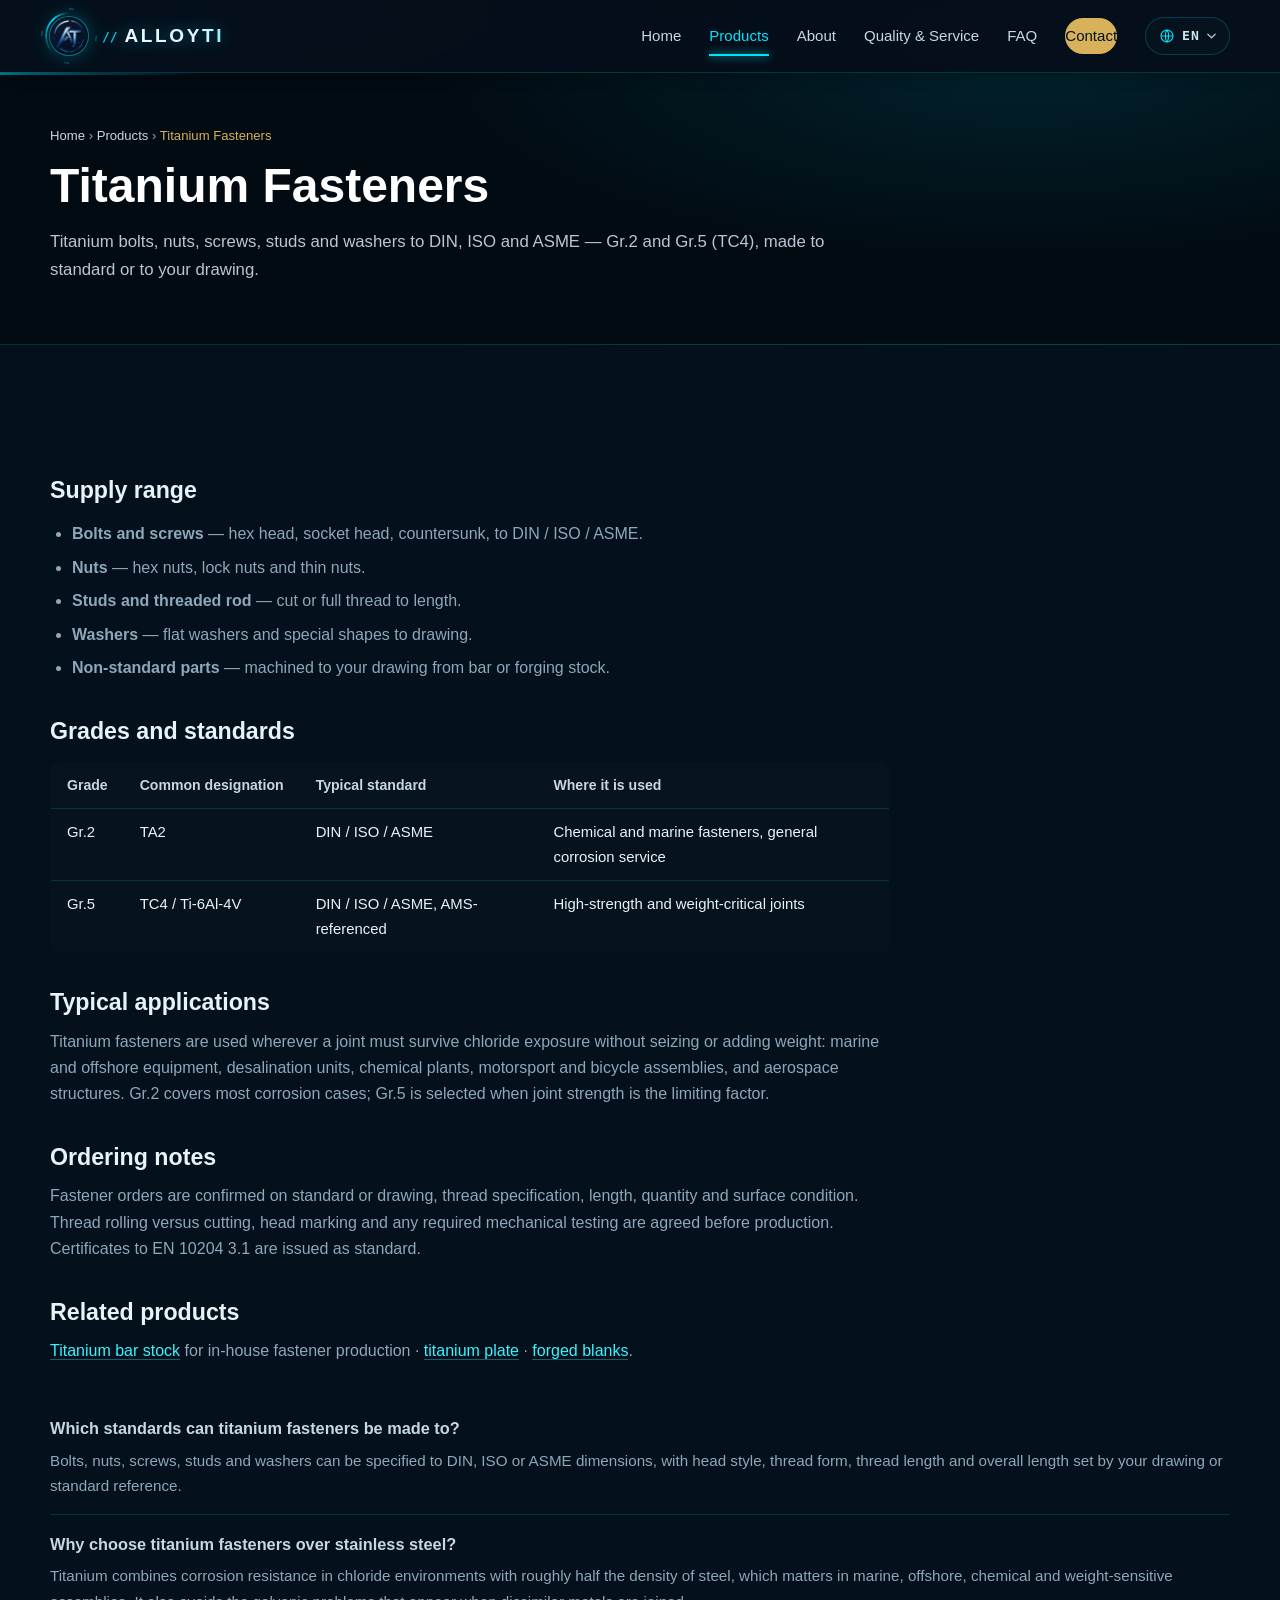
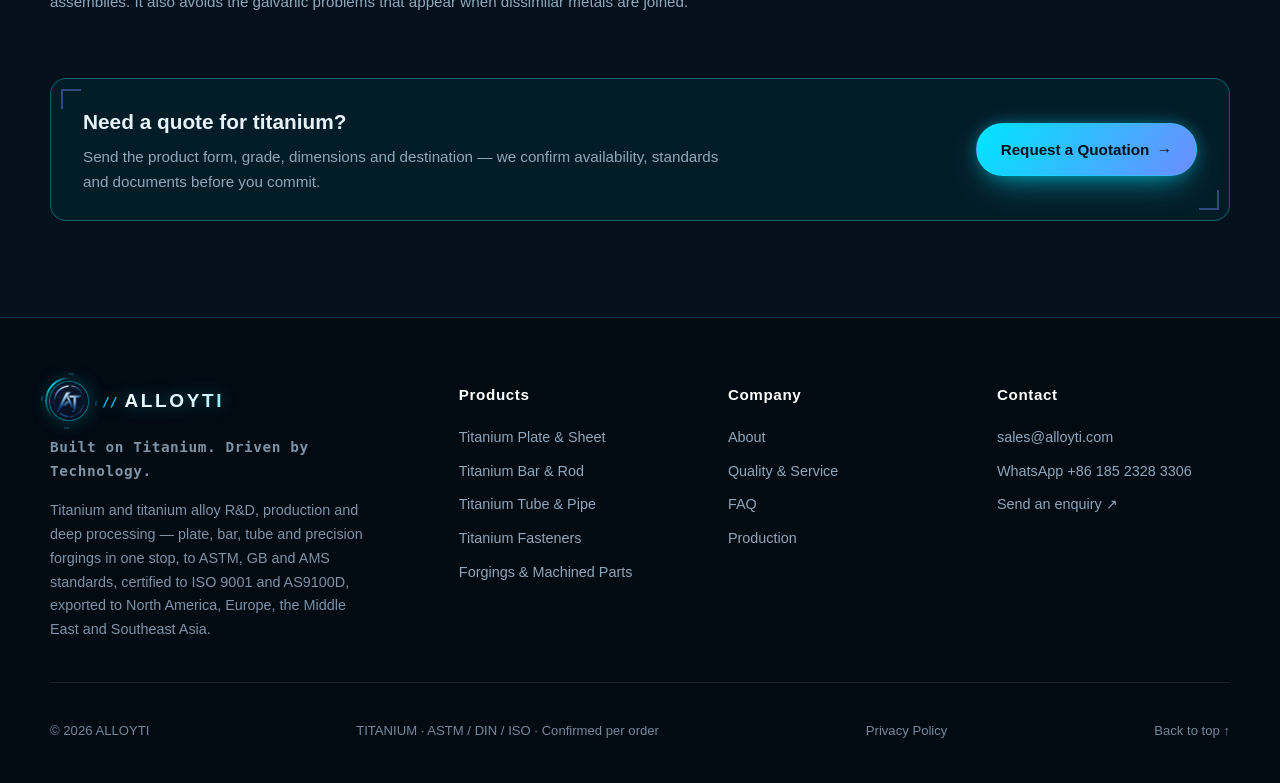
<file: titanium-fasteners.html>
<!doctype html>
<html lang="en">
<head>
  <meta charset="utf-8">
  <meta name="viewport" content="width=device-width, initial-scale=1">
  <title>Titanium Fasteners | DIN ISO ASME Gr.2 Gr.5 | ALLOYTI</title>
  <meta name="description" content="Titanium bolts, nuts, screws, studs and washers to DIN, ISO and ASME in Gr.2 and Gr.5 (TC4) — corrosion-resistant fasteners for marine, chemical and lightweight assemblies.">
  <meta name="robots" content="index,follow">
  <meta name="theme-color" content="#0A1A3A">
  <link rel="canonical" href="https://www.alloyti.com/titanium-fasteners.html">
  <link rel="icon" type="image/png" href="assets/favicon-64.png">
  <link rel="stylesheet" href="styles.css">
  <meta property="og:type" content="website">
  <meta property="og:locale" content="en_US">
  <meta property="og:site_name" content="ALLOYTI">
  <meta property="og:title" content="Titanium Fasteners | DIN ISO ASME Gr.2 Gr.5 | ALLOYTI">
  <meta property="og:description" content="Titanium bolts, nuts, screws, studs and washers to DIN, ISO and ASME in Gr.2 and Gr.5 (TC4) — corrosion-resistant fasteners for marine, chemical and lightweight assemblies.">
  <meta property="og:url" content="https://www.alloyti.com/titanium-fasteners.html">
  <meta property="og:image" content="https://www.alloyti.com/assets/hero-industry.jpg">
  <meta property="og:image:alt" content="Titanium mill products for industrial supply">
  <meta name="twitter:card" content="summary_large_image">
  <meta name="twitter:title" content="Titanium Fasteners | DIN ISO ASME Gr.2 Gr.5 | ALLOYTI">
  <meta name="twitter:description" content="Titanium bolts, nuts, screws, studs and washers to DIN, ISO and ASME in Gr.2 and Gr.5 (TC4) — corrosion-resistant fasteners for marine, chemical and lightweight assemblies.">
  <meta name="twitter:image" content="https://www.alloyti.com/assets/hero-industry.jpg">
  <script type="application/ld+json">
  {
    "@context": "https://schema.org",
    "@graph": [
      {
        "@type": "Organization",
        "@id": "https://www.alloyti.com/#organization",
        "name": "ALLOYTI",
        "url": "https://www.alloyti.com/",
        "email": "sales@alloyti.com",
        "contactPoint": { "@type": "ContactPoint", "contactType": "sales", "email": "sales@alloyti.com", "availableLanguage": ["en", "zh", "ar", "ru", "de"] }
      },
      {
        "@type": "BreadcrumbList",
        "itemListElement": [[{"@type": "ListItem", "position": 1, "name": "Home", "item": "https://www.alloyti.com/"}, {"@type": "ListItem", "position": 2, "name": "Products", "item": "https://www.alloyti.com/products.html"}, {"@type": "ListItem", "position": 3, "name": "Titanium Fasteners"}]]
      },
      {
        "@type": "Product",
        "name": "Titanium Fasteners",
        "description": "Titanium bolts, nuts, screws, studs and washers to DIN, ISO and ASME in Gr.2 and Gr.5.",
        "material": "Titanium",
        "brand": { "@type": "Brand", "name": "ALLOYTI" },
        "manufacturer": { "@id": "https://www.alloyti.com/#organization" },
        "category": "Titanium mill products"
      },
      {
        "@type": "FAQPage",
        "mainEntity": [
        {
                "@type": "Question",
                "name": "Which standards can titanium fasteners be made to?",
                "acceptedAnswer": {
                        "@type": "Answer",
                        "text": "Bolts, nuts, screws, studs and washers can be specified to DIN, ISO or ASME dimensions, with head style, thread form, thread length and overall length set by your drawing or standard reference."
                }
        },
        {
                "@type": "Question",
                "name": "Why choose titanium fasteners over stainless steel?",
                "acceptedAnswer": {
                        "@type": "Answer",
                        "text": "Titanium combines corrosion resistance in chloride environments with roughly half the density of steel, which matters in marine, offshore, chemical and weight-sensitive assemblies. It also avoids the galvanic problems that appear when dissimilar metals are joined."
                }
        }
]
      },
      {
        "@type": "WebPage",
        "url": "https://www.alloyti.com/titanium-fasteners.html",
        "name": "Titanium Fasteners | DIN / ISO / ASME | ALLOYTI",
        "isPartOf": { "@id": "https://www.alloyti.com/#website" },
        "inLanguage": "en"
      }
    ]
  }
  </script>
</head>
<body data-light-header="1">
  <header class="site-header scrolled" id="siteHeader">
    <nav class="nav container" aria-label="Main navigation">
      <a class="brand" href="index.html" aria-label="ALLOYTI home">
        <img class="brand-mark" src="assets/logo-emblem.png" alt="ALLOYTI logo" width="36" height="36"> <span class="brand-word" data-i18n="s001">ALLOYTI</span>
      </a>
      <button class="menu-toggle" id="menuToggle" type="button" aria-expanded="false" aria-controls="primaryNav" aria-label="Open navigation"><span></span><span></span><span></span></button>
      <div class="nav-links" id="primaryNav">
        <a href="index.html" data-i18n="nav.home"><span data-i18n="s004">Home</span></a>
        <a href="products.html" class="is-active" data-i18n="nav.products"><span data-i18n="s008">Products</span></a>
        <a href="about.html" data-i18n="nav.about"><span data-i18n="s023">About</span></a>
        <a href="quality.html" data-i18n="nav.quality"><span data-i18n="s043">Quality &amp; Service</span></a>
        <a href="faq.html" data-i18n="nav.faq"><span data-i18n="s010">FAQ</span></a>
        <a href="contact.html" class="nav-contact" data-i18n="nav.contact"><span data-i18n="s012">Contact</span></a>        <div class="lang-switch" id="langSwitch">
          <button class="lang-toggle" id="langToggle" type="button" aria-haspopup="listbox" aria-expanded="false" aria-label="Switch language">
            <svg class="lang-globe" viewBox="0 0 24 24" aria-hidden="true"><circle cx="12" cy="12" r="9" fill="none" stroke="currentColor" stroke-width="1.6"/><path d="M3 12h18M12 3c3 3 3 15 0 18M12 3c-3 3-3 15 0 18" fill="none" stroke="currentColor" stroke-width="1.6"/></svg>
            <span class="lang-code" id="langCode">EN</span>
            <svg class="lang-caret" viewBox="0 0 10 6" aria-hidden="true"><path d="M1 1l4 4 4-4" fill="none" stroke="currentColor" stroke-width="1.6" stroke-linecap="round"/></svg>
          </button>
          <ul class="lang-menu" id="langMenu" role="listbox" aria-label="Language">
            <li role="option" data-lang="en" class="is-active" aria-selected="true"><span class="lc">EN</span><span class="ln">English</span></li>
            <li role="option" data-lang="zh"><span class="lc">中文</span><span class="ln">简体中文</span></li>
            <li role="option" data-lang="ar" dir="rtl"><span class="lc">AR</span><span class="ln">العربية</span></li>
            <li role="option" data-lang="ru"><span class="lc">RU</span><span class="ln">Русский</span></li>
            <li role="option" data-lang="de"><span class="lc">DE</span><span class="ln">Deutsch</span></li>
          </ul>
        </div>
      </div>
    </nav>
  </header>

  <main id="main">
    <section class="page-hero">
      <div class="container">
        <nav class="breadcrumb" aria-label="Breadcrumb"><a href="index.html" data-i18n="s004"><span data-i18n="s004">Home</span></a> › <a href="products.html" data-i18n="s008"><span data-i18n="s008">Products</span></a> › <span aria-current="page" data-i18n="s017"><span data-i18n="s017">Titanium Fasteners</span></span></nav>
        <h1 data-i18n="s017"><span data-i18n="s017">Titanium Fasteners</span></h1>
        <p class="page-lead" data-i18n="s244"><span data-i18n="s244">Titanium bolts, nuts, screws, studs and washers to DIN, ISO and ASME — Gr.2 and Gr.5 (TC4), made to standard or to your drawing.</span></p>
      </div>
    </section>

    <section class="section">
      <div class="container">
        <div class="prose">
          <h2 data-i18n="s245"><span data-i18n="s245">Supply range</span></h2>
          <ul>
            <li><b data-i18n="s246"><span data-i18n="s246">Bolts and screws</span></b> <span data-i18n="s404">— hex head, socket head, countersunk, to DIN / ISO / ASME.</span></li>
            <li><b data-i18n="s247"><span data-i18n="s247">Nuts</span></b> <span data-i18n="s405">— hex nuts, lock nuts and thin nuts.</span></li>
            <li><b data-i18n="s248"><span data-i18n="s248">Studs and threaded rod</span></b> <span data-i18n="s406">— cut or full thread to length.</span></li>
            <li><b data-i18n="s249"><span data-i18n="s249">Washers</span></b> <span data-i18n="s407">— flat washers and special shapes to drawing.</span></li>
            <li><b data-i18n="s250"><span data-i18n="s250">Non-standard parts</span></b> <span data-i18n="s408">— machined to your drawing from bar or forging stock.</span></li>
          </ul>

          <h2 data-i18n="s220"><span data-i18n="s220">Grades and standards</span></h2>
          <table class="spec-table">
            <thead><tr><th data-i18n="s069"><span data-i18n="s069">Grade</span></th><th data-i18n="s221"><span data-i18n="s221">Common designation</span></th><th data-i18n="s222"><span data-i18n="s222">Typical standard</span></th><th data-i18n="s223"><span data-i18n="s223">Where it is used</span></th></tr></thead>
            <tbody>
              <tr><td data-i18n="s155"><span data-i18n="s155">Gr.2</span></td><td data-i18n="s154"><span data-i18n="s154">TA2</span></td><td data-i18n="s251"><span data-i18n="s251">DIN / ISO / ASME</span></td><td data-i18n="s252"><span data-i18n="s252">Chemical and marine fasteners, general corrosion service</span></td></tr>
              <tr><td data-i18n="s226"><span data-i18n="s226">Gr.5</span></td><td data-i18n="s227"><span data-i18n="s227">TC4 / Ti-6Al-4V</span></td><td data-i18n="s253"><span data-i18n="s253">DIN / ISO / ASME, AMS-referenced</span></td><td data-i18n="s254"><span data-i18n="s254">High-strength and weight-critical joints</span></td></tr>
            </tbody>
          </table>

          <h2 data-i18n="s233"><span data-i18n="s233">Typical applications</span></h2>
          <p data-i18n="s255"><span data-i18n="s255">Titanium fasteners are used wherever a joint must survive chloride exposure without seizing or adding weight: marine and offshore equipment, desalination units, chemical plants, motorsport and bicycle assemblies, and aerospace structures. Gr.2 covers most corrosion cases; Gr.5 is selected when joint strength is the limiting factor.</span></p>

          <h2 data-i18n="s256"><span data-i18n="s256">Ordering notes</span></h2>
          <p data-i18n="s257"><span data-i18n="s257">Fastener orders are confirmed on standard or drawing, thread specification, length, quantity and surface condition. Thread rolling versus cutting, head marking and any required mechanical testing are agreed before production. Certificates to EN 10204 3.1 are issued as standard.</span></p>

          <h2 data-i18n="s237"><span data-i18n="s237">Related products</span></h2>
          <p><a href="titanium-bar.html" data-i18n="s258"><span data-i18n="s258">Titanium bar stock</span></a> <span data-i18n="s409">for in-house fastener production ·</span> <a href="titanium-plate.html" data-i18n="s239"><span data-i18n="s239">titanium plate</span></a> · <a href="titanium-forgings.html" data-i18n="s259"><span data-i18n="s259">forged blanks</span></a>.</p>
        </div>
        <div class="faq-list">
          <div class="faq-item"><h3 data-i18n="s260"><span data-i18n="s260">Which standards can titanium fasteners be made to?</span></h3><p data-i18n="s261"><span data-i18n="s261">Bolts, nuts, screws, studs and washers can be specified to DIN, ISO or ASME dimensions, with head style, thread form, thread length and overall length set by your drawing or standard reference.</span></p></div>
          <div class="faq-item"><h3 data-i18n="s262"><span data-i18n="s262">Why choose titanium fasteners over stainless steel?</span></h3><p data-i18n="s263"><span data-i18n="s263">Titanium combines corrosion resistance in chloride environments with roughly half the density of steel, which matters in marine, offshore, chemical and weight-sensitive assemblies. It also avoids the galvanic problems that appear when dissimilar metals are joined.</span></p></div>
        </div>
      <div class="cta-band">
        <div>
          <h2 data-i18n="s045"><span data-i18n="s045">Need a quote for titanium?</span></h2>
          <p data-i18n="s046"><span data-i18n="s046">Send the product form, grade, dimensions and destination — we confirm availability, standards and documents before you commit.</span></p>
        </div>
        <a class="button button-primary" href="contact.html"><span data-i18n="s339">Request a Quotation</span> <span aria-hidden="true">→</span></a>
      </div>
      </div>
    </section>
  </main>

  <footer class="site-footer">
    <div class="container footer-grid">
      <div class="footer-brand">
        <a class="brand" href="index.html" aria-label="ALLOYTI home">
          <img class="brand-mark" src="assets/logo-emblem.png" alt="ALLOYTI logo" width="36" height="36"> <span class="brand-word" data-i18n="s001">ALLOYTI</span>
        </a>
        <p class="footer-slogan" data-i18n="ui.slogan"><span data-i18n="s326">Built on Titanium. Driven by Technology.</span></p>
        <p data-i18n="footer.brandDesc"><span data-i18n="s327">Titanium and titanium alloy R&amp;D, production and deep processing — plate, bar, tube, fasteners and precision forgings to ASTM, GB and AMS standards, certified to ISO 9001 and AS9100D, exported to North America, Europe, the Middle East and Southeast Asia.</span></p>
      </div>
      <nav class="footer-col" aria-label="Product links">
        <p class="footer-col-title" data-i18n="s008"><span data-i18n="s008">Products</span></p>
        <a href="titanium-plate.html" data-i18n="s014"><span data-i18n="s014">Titanium Plate &amp; Sheet</span></a>
        <a href="titanium-bar.html" data-i18n="s015"><span data-i18n="s015">Titanium Bar &amp; Rod</span></a>
        <a href="titanium-tube.html" data-i18n="s016"><span data-i18n="s016">Titanium Tube & Pipe</span></a>
        <a href="titanium-fasteners.html" data-i18n="s017"><span data-i18n="s017">Titanium Fasteners</span></a>
        <a href="titanium-forgings.html" data-i18n="s018"><span data-i18n="s018">Forgings &amp; Machined Parts</span></a>
      </nav>
      <nav class="footer-col" aria-label="Company links">
        <p class="footer-col-title" data-i18n="footer.colAbout"><span data-i18n="s057">Company</span></p>
        <a href="about.html" data-i18n="nav.about"><span data-i18n="s023">About</span></a>
        <a href="quality.html" data-i18n="nav.quality"><span data-i18n="s043">Quality &amp; Service</span></a>
        <a href="faq.html" data-i18n="nav.faq"><span data-i18n="s010">FAQ</span></a>
        <a href="index.html#showcase" data-i18n="nav.showcase"><span data-i18n="s328">Production</span></a>
      </nav>
      <div class="footer-col">
        <p class="footer-col-title" data-i18n="footer.colContact"><span data-i18n="s012">Contact</span></p>
        <a href="mailto:sales@alloyti.com" data-i18n="s019"><span data-i18n="s019">sales@alloyti.com</span></a>
        <a href="https://wa.me/8618523283306" target="_blank" rel="noopener noreferrer" data-i18n="s020"><span data-i18n="s020">WhatsApp +86 185 2328 3306</span></a>
        <a href="contact.html" data-i18n="s021"><span data-i18n="s021">Send an enquiry ↗</span></a>
      </div>
    </div>
    <div class="container footer-bottom">
      <p>© <span id="year">2026</span> <span data-i18n="s001">ALLOYTI</span></p>
      <p data-i18n="ui.bottomTag"><span data-i18n="s329">TITANIUM · ASTM / DIN / ISO · Confirmed per order</span></p>
      <a href="privacy.html" data-i18n="s022"><span data-i18n="s022">Privacy Policy</span></a>
      <a href="index.html" data-i18n="ui.backTop"><span data-i18n="s330">Back to top ↑</span></a>
    </div>
  </footer>

  <script src="i18n-pages.js"></script>
  <script src="app.js"></script>
</body>
</html>
</file>
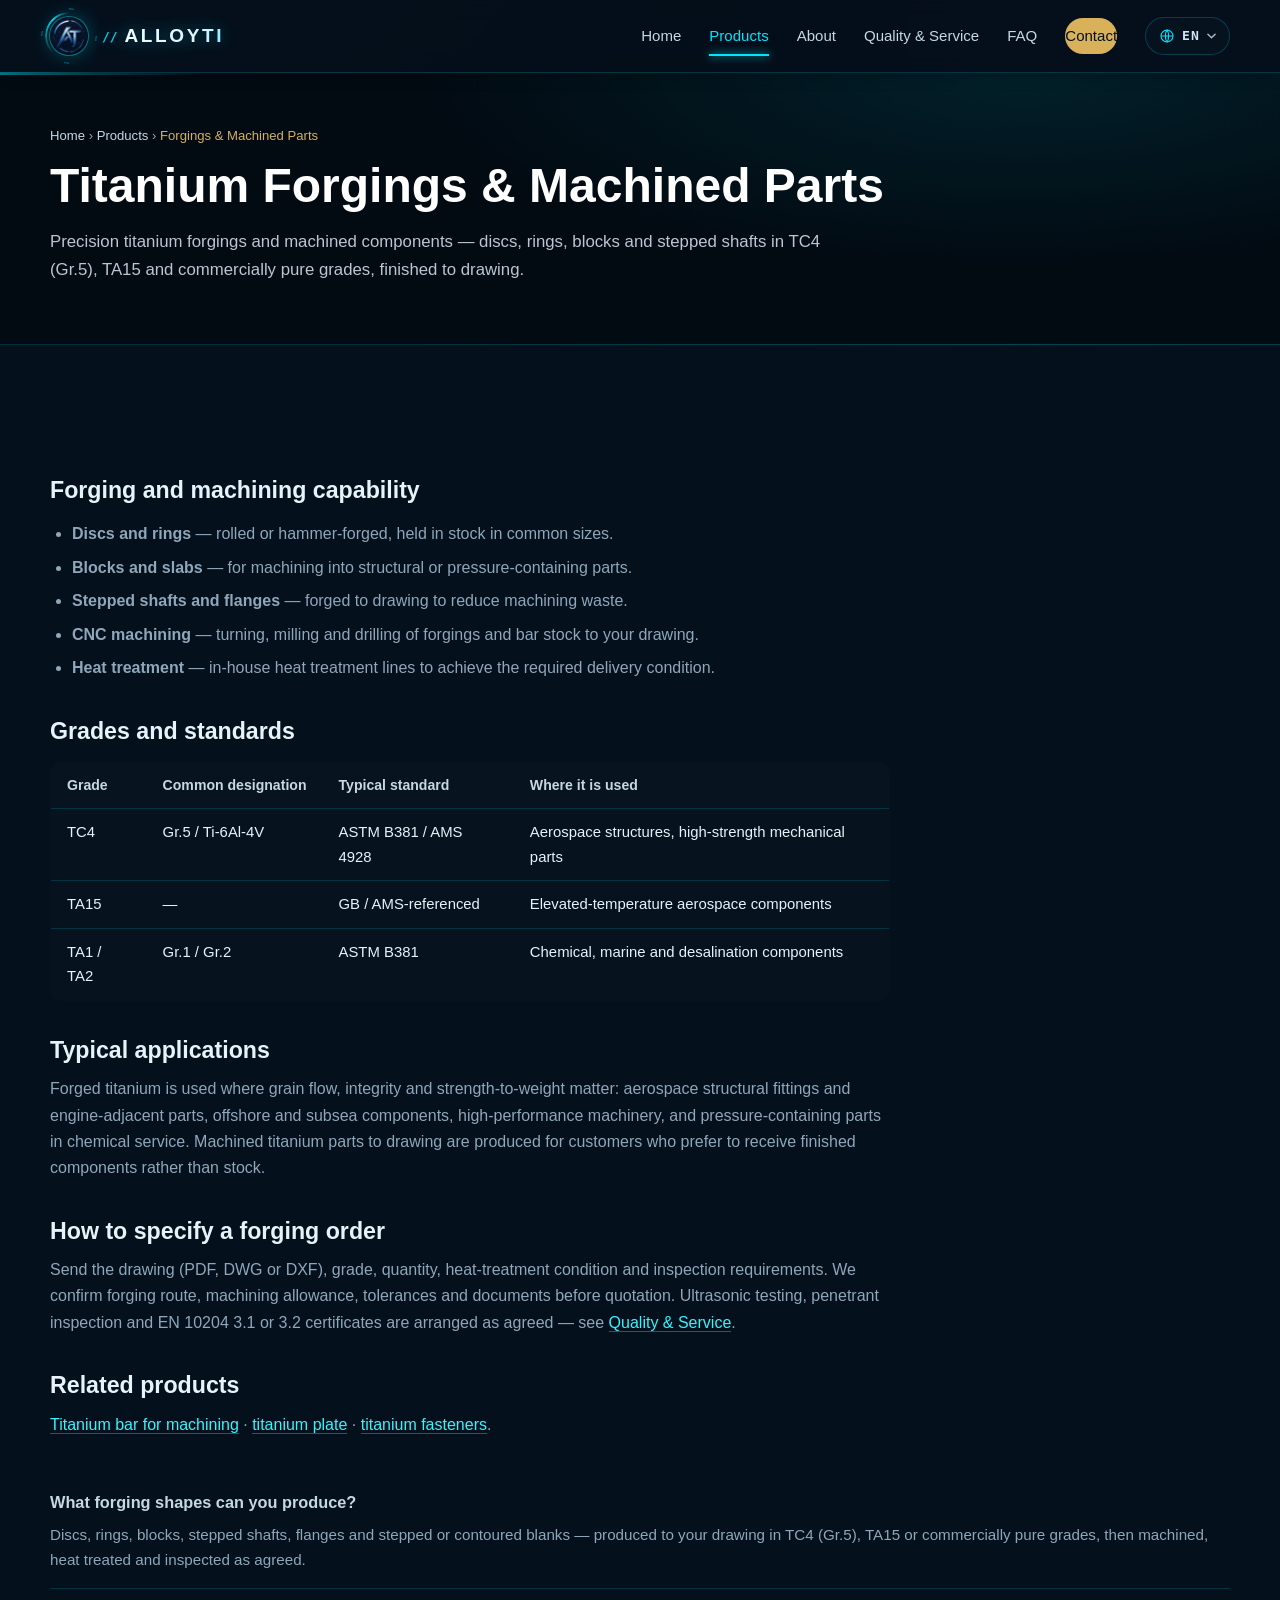
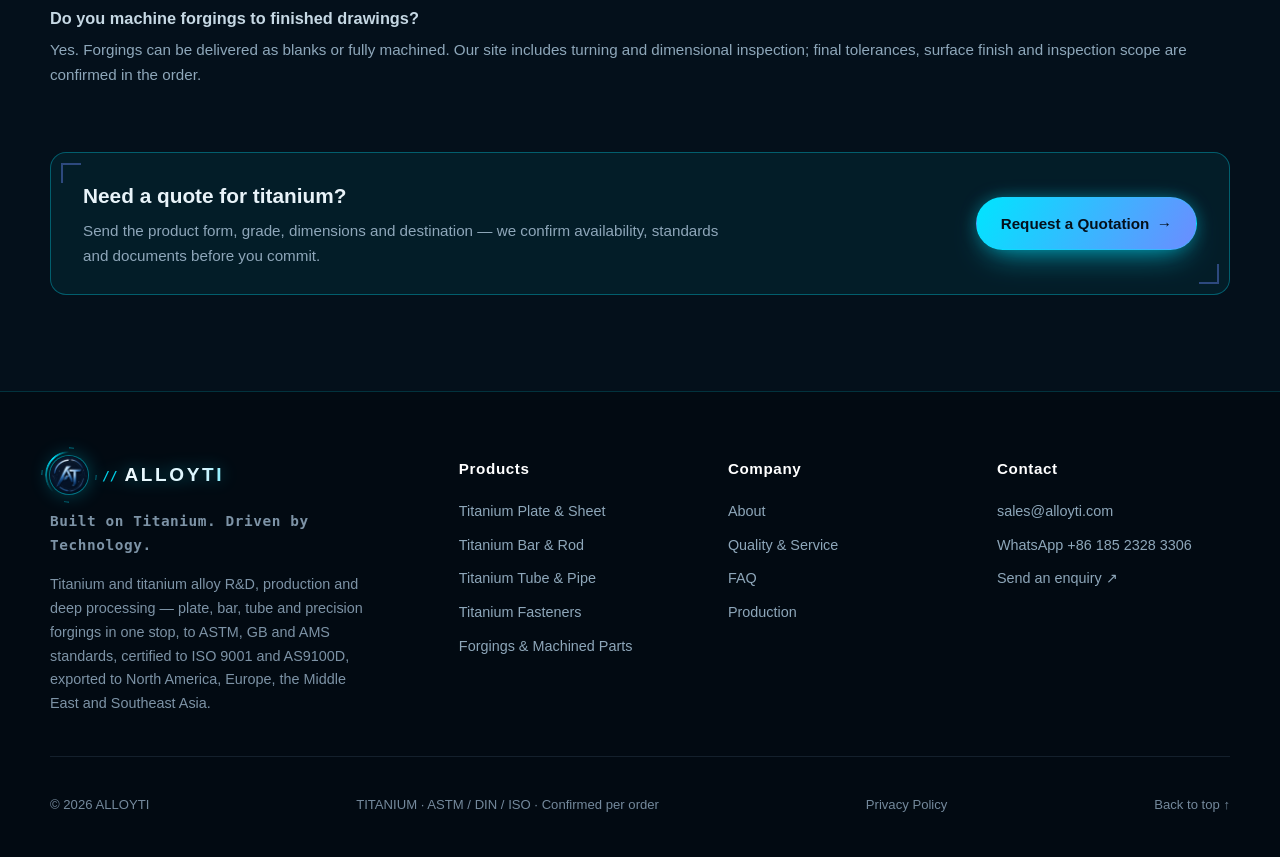
<file: titanium-forgings.html>
<!doctype html>
<html lang="en">
<head>
  <meta charset="utf-8">
  <meta name="viewport" content="width=device-width, initial-scale=1">
  <title>Titanium Forgings &amp; Machined Parts | ASTM B381 | ALLOYTI</title>
  <meta name="description" content="Precision titanium forgings — discs, rings, blocks and stepped shafts to ASTM B381 in TC4 (Gr.5), TA15 and CP grades — plus CNC machining to drawing.">
  <meta name="robots" content="index,follow">
  <meta name="theme-color" content="#0A1A3A">
  <link rel="canonical" href="https://www.alloyti.com/titanium-forgings.html">
  <link rel="icon" type="image/png" href="assets/favicon-64.png">
  <link rel="stylesheet" href="styles.css">
  <meta property="og:type" content="website">
  <meta property="og:locale" content="en_US">
  <meta property="og:site_name" content="ALLOYTI">
  <meta property="og:title" content="Titanium Forgings &amp; Machined Parts | ASTM B381 | ALLOYTI">
  <meta property="og:description" content="Precision titanium forgings — discs, rings, blocks and stepped shafts to ASTM B381 in TC4 (Gr.5), TA15 and CP grades — plus CNC machining to drawing.">
  <meta property="og:url" content="https://www.alloyti.com/titanium-forgings.html">
  <meta property="og:image" content="https://www.alloyti.com/assets/hero-industry.jpg">
  <meta property="og:image:alt" content="Titanium mill products for industrial supply">
  <meta name="twitter:card" content="summary_large_image">
  <meta name="twitter:title" content="Titanium Forgings &amp; Machined Parts | ASTM B381 | ALLOYTI">
  <meta name="twitter:description" content="Precision titanium forgings — discs, rings, blocks and stepped shafts to ASTM B381 in TC4 (Gr.5), TA15 and CP grades — plus CNC machining to drawing.">
  <meta name="twitter:image" content="https://www.alloyti.com/assets/hero-industry.jpg">
  <script type="application/ld+json">
  {
    "@context": "https://schema.org",
    "@graph": [
      {
        "@type": "Organization",
        "@id": "https://www.alloyti.com/#organization",
        "name": "ALLOYTI",
        "url": "https://www.alloyti.com/",
        "email": "sales@alloyti.com",
        "contactPoint": { "@type": "ContactPoint", "contactType": "sales", "email": "sales@alloyti.com", "availableLanguage": ["en", "zh", "ar", "ru", "de"] }
      },
      {
        "@type": "BreadcrumbList",
        "itemListElement": [[{"@type": "ListItem", "position": 1, "name": "Home", "item": "https://www.alloyti.com/"}, {"@type": "ListItem", "position": 2, "name": "Products", "item": "https://www.alloyti.com/products.html"}, {"@type": "ListItem", "position": 3, "name": "Forgings & Machined Parts"}]]
      },
      {
        "@type": "Product",
        "name": "Titanium Forgings & Machined Parts",
        "description": "Precision titanium forgings and machined parts to ASTM B381 in TC4 (Gr.5), TA15 and CP grades.",
        "material": "Titanium",
        "brand": { "@type": "Brand", "name": "ALLOYTI" },
        "manufacturer": { "@id": "https://www.alloyti.com/#organization" },
        "category": "Titanium mill products"
      },
      {
        "@type": "FAQPage",
        "mainEntity": [
        {
                "@type": "Question",
                "name": "What forging shapes can you produce?",
                "acceptedAnswer": {
                        "@type": "Answer",
                        "text": "Discs, rings, blocks, stepped shafts, flanges and stepped or contoured blanks — produced to your drawing in TC4 (Gr.5), TA15 or commercially pure grades, then machined, heat treated and inspected as agreed."
                }
        },
        {
                "@type": "Question",
                "name": "Do you machine forgings to finished drawings?",
                "acceptedAnswer": {
                        "@type": "Answer",
                        "text": "Yes. Forgings can be delivered as blanks or fully machined. Our site includes turning and dimensional inspection; final tolerances, surface finish and inspection scope are confirmed in the order."
                }
        }
]
      },
      {
        "@type": "WebPage",
        "url": "https://www.alloyti.com/titanium-forgings.html",
        "name": "Titanium Forgings & Machined Parts | ASTM B381 | ALLOYTI",
        "isPartOf": { "@id": "https://www.alloyti.com/#website" },
        "inLanguage": "en"
      }
    ]
  }
  </script>
</head>
<body data-light-header="1">
  <header class="site-header scrolled" id="siteHeader">
    <nav class="nav container" aria-label="Main navigation">
      <a class="brand" href="index.html" aria-label="ALLOYTI home">
        <img class="brand-mark" src="assets/logo-emblem.png" alt="ALLOYTI logo" width="36" height="36"> <span class="brand-word" data-i18n="s001">ALLOYTI</span>
      </a>
      <button class="menu-toggle" id="menuToggle" type="button" aria-expanded="false" aria-controls="primaryNav" aria-label="Open navigation"><span></span><span></span><span></span></button>
      <div class="nav-links" id="primaryNav">
        <a href="index.html" data-i18n="nav.home"><span data-i18n="s004">Home</span></a>
        <a href="products.html" class="is-active" data-i18n="nav.products"><span data-i18n="s008">Products</span></a>
        <a href="about.html" data-i18n="nav.about"><span data-i18n="s023">About</span></a>
        <a href="quality.html" data-i18n="nav.quality"><span data-i18n="s043">Quality &amp; Service</span></a>
        <a href="faq.html" data-i18n="nav.faq"><span data-i18n="s010">FAQ</span></a>
        <a href="contact.html" class="nav-contact" data-i18n="nav.contact"><span data-i18n="s012">Contact</span></a>        <div class="lang-switch" id="langSwitch">
          <button class="lang-toggle" id="langToggle" type="button" aria-haspopup="listbox" aria-expanded="false" aria-label="Switch language">
            <svg class="lang-globe" viewBox="0 0 24 24" aria-hidden="true"><circle cx="12" cy="12" r="9" fill="none" stroke="currentColor" stroke-width="1.6"/><path d="M3 12h18M12 3c3 3 3 15 0 18M12 3c-3 3-3 15 0 18" fill="none" stroke="currentColor" stroke-width="1.6"/></svg>
            <span class="lang-code" id="langCode">EN</span>
            <svg class="lang-caret" viewBox="0 0 10 6" aria-hidden="true"><path d="M1 1l4 4 4-4" fill="none" stroke="currentColor" stroke-width="1.6" stroke-linecap="round"/></svg>
          </button>
          <ul class="lang-menu" id="langMenu" role="listbox" aria-label="Language">
            <li role="option" data-lang="en" class="is-active" aria-selected="true"><span class="lc">EN</span><span class="ln">English</span></li>
            <li role="option" data-lang="zh"><span class="lc">中文</span><span class="ln">简体中文</span></li>
            <li role="option" data-lang="ar" dir="rtl"><span class="lc">AR</span><span class="ln">العربية</span></li>
            <li role="option" data-lang="ru"><span class="lc">RU</span><span class="ln">Русский</span></li>
            <li role="option" data-lang="de"><span class="lc">DE</span><span class="ln">Deutsch</span></li>
          </ul>
        </div>
      </div>
    </nav>
  </header>

  <main id="main">
    <section class="page-hero">
      <div class="container">
        <nav class="breadcrumb" aria-label="Breadcrumb"><a href="index.html" data-i18n="s004"><span data-i18n="s004">Home</span></a> › <a href="products.html" data-i18n="s008"><span data-i18n="s008">Products</span></a> › <span aria-current="page" data-i18n="s018"><span data-i18n="s018">Forgings &amp; Machined Parts</span></span></nav>
        <h1 data-i18n="s264"><span data-i18n="s264">Titanium Forgings &amp; Machined Parts</span></h1>
        <p class="page-lead" data-i18n="s265"><span data-i18n="s265">Precision titanium forgings and machined components — discs, rings, blocks and stepped shafts in TC4 (Gr.5), TA15 and commercially pure grades, finished to drawing.</span></p>
      </div>
    </section>

    <section class="section">
      <div class="container">
        <div class="prose">
          <h2 data-i18n="s266"><span data-i18n="s266">Forging and machining capability</span></h2>
          <ul>
            <li><b data-i18n="s267"><span data-i18n="s267">Discs and rings</span></b> <span data-i18n="s410">— rolled or hammer-forged, held in stock in common sizes.</span></li>
            <li><b data-i18n="s268"><span data-i18n="s268">Blocks and slabs</span></b> <span data-i18n="s411">— for machining into structural or pressure-containing parts.</span></li>
            <li><b data-i18n="s269"><span data-i18n="s269">Stepped shafts and flanges</span></b> <span data-i18n="s412">— forged to drawing to reduce machining waste.</span></li>
            <li><b data-i18n="s270"><span data-i18n="s270">CNC machining</span></b> <span data-i18n="s413">— turning, milling and drilling of forgings and bar stock to your drawing.</span></li>
            <li><b data-i18n="s271"><span data-i18n="s271">Heat treatment</span></b> <span data-i18n="s414">— in-house heat treatment lines to achieve the required delivery condition.</span></li>
          </ul>

          <h2 data-i18n="s220"><span data-i18n="s220">Grades and standards</span></h2>
          <table class="spec-table">
            <thead><tr><th data-i18n="s069"><span data-i18n="s069">Grade</span></th><th data-i18n="s221"><span data-i18n="s221">Common designation</span></th><th data-i18n="s222"><span data-i18n="s222">Typical standard</span></th><th data-i18n="s223"><span data-i18n="s223">Where it is used</span></th></tr></thead>
            <tbody>
              <tr><td data-i18n="s157"><span data-i18n="s157">TC4</span></td><td data-i18n="s158"><span data-i18n="s158">Gr.5 / Ti-6Al-4V</span></td><td data-i18n="s272"><span data-i18n="s272">ASTM B381 / AMS 4928</span></td><td data-i18n="s273"><span data-i18n="s273">Aerospace structures, high-strength mechanical parts</span></td></tr>
              <tr><td data-i18n="s030"><span data-i18n="s030">TA15</span></td><td>—</td><td data-i18n="s274"><span data-i18n="s274">GB / AMS-referenced</span></td><td data-i18n="s275"><span data-i18n="s275">Elevated-temperature aerospace components</span></td></tr>
              <tr><td data-i18n="s276"><span data-i18n="s276">TA1 / TA2</span></td><td data-i18n="s277"><span data-i18n="s277">Gr.1 / Gr.2</span></td><td data-i18n="s278"><span data-i18n="s278">ASTM B381</span></td><td data-i18n="s279"><span data-i18n="s279">Chemical, marine and desalination components</span></td></tr>
            </tbody>
          </table>

          <h2 data-i18n="s233"><span data-i18n="s233">Typical applications</span></h2>
          <p data-i18n="s280"><span data-i18n="s280">Forged titanium is used where grain flow, integrity and strength-to-weight matter: aerospace structural fittings and engine-adjacent parts, offshore and subsea components, high-performance machinery, and pressure-containing parts in chemical service. Machined titanium parts to drawing are produced for customers who prefer to receive finished components rather than stock.</span></p>

          <h2 data-i18n="s281"><span data-i18n="s281">How to specify a forging order</span></h2>
          <p><span data-i18n="s415">Send the drawing (PDF, DWG or DXF), grade, quantity, heat-treatment condition and inspection requirements. We confirm forging route, machining allowance, tolerances and documents before quotation. Ultrasonic testing, penetrant inspection and EN 10204 3.1 or 3.2 certificates are arranged as agreed — see</span> <a href="quality.html" data-i18n="s043"><span data-i18n="s043">Quality &amp; Service</span></a>.</p>

          <h2 data-i18n="s237"><span data-i18n="s237">Related products</span></h2>
          <p><a href="titanium-bar.html" data-i18n="s282"><span data-i18n="s282">Titanium bar for machining</span></a> · <a href="titanium-plate.html" data-i18n="s239"><span data-i18n="s239">titanium plate</span></a> · <a href="titanium-fasteners.html" data-i18n="s283"><span data-i18n="s283">titanium fasteners</span></a>.</p>
        </div>
        <div class="faq-list">
          <div class="faq-item"><h3 data-i18n="s284"><span data-i18n="s284">What forging shapes can you produce?</span></h3><p data-i18n="s285"><span data-i18n="s285">Discs, rings, blocks, stepped shafts, flanges and stepped or contoured blanks — produced to your drawing in TC4 (Gr.5), TA15 or commercially pure grades, then machined, heat treated and inspected as agreed.</span></p></div>
          <div class="faq-item"><h3 data-i18n="s286"><span data-i18n="s286">Do you machine forgings to finished drawings?</span></h3><p data-i18n="s287"><span data-i18n="s287">Yes. Forgings can be delivered as blanks or fully machined. Our site includes turning and dimensional inspection; final tolerances, surface finish and inspection scope are confirmed in the order.</span></p></div>
        </div>
      <div class="cta-band">
        <div>
          <h2 data-i18n="s045"><span data-i18n="s045">Need a quote for titanium?</span></h2>
          <p data-i18n="s046"><span data-i18n="s046">Send the product form, grade, dimensions and destination — we confirm availability, standards and documents before you commit.</span></p>
        </div>
        <a class="button button-primary" href="contact.html"><span data-i18n="s339">Request a Quotation</span> <span aria-hidden="true">→</span></a>
      </div>
      </div>
    </section>
  </main>

  <footer class="site-footer">
    <div class="container footer-grid">
      <div class="footer-brand">
        <a class="brand" href="index.html" aria-label="ALLOYTI home">
          <img class="brand-mark" src="assets/logo-emblem.png" alt="ALLOYTI logo" width="36" height="36"> <span class="brand-word" data-i18n="s001">ALLOYTI</span>
        </a>
        <p class="footer-slogan" data-i18n="ui.slogan"><span data-i18n="s326">Built on Titanium. Driven by Technology.</span></p>
        <p data-i18n="footer.brandDesc"><span data-i18n="s327">Titanium and titanium alloy R&amp;D, production and deep processing — plate, bar, tube, fasteners and precision forgings to ASTM, GB and AMS standards, certified to ISO 9001 and AS9100D, exported to North America, Europe, the Middle East and Southeast Asia.</span></p>
      </div>
      <nav class="footer-col" aria-label="Product links">
        <p class="footer-col-title" data-i18n="s008"><span data-i18n="s008">Products</span></p>
        <a href="titanium-plate.html" data-i18n="s014"><span data-i18n="s014">Titanium Plate &amp; Sheet</span></a>
        <a href="titanium-bar.html" data-i18n="s015"><span data-i18n="s015">Titanium Bar &amp; Rod</span></a>
        <a href="titanium-tube.html" data-i18n="s016"><span data-i18n="s016">Titanium Tube & Pipe</span></a>
        <a href="titanium-fasteners.html" data-i18n="s017"><span data-i18n="s017">Titanium Fasteners</span></a>
        <a href="titanium-forgings.html" data-i18n="s018"><span data-i18n="s018">Forgings &amp; Machined Parts</span></a>
      </nav>
      <nav class="footer-col" aria-label="Company links">
        <p class="footer-col-title" data-i18n="footer.colAbout"><span data-i18n="s057">Company</span></p>
        <a href="about.html" data-i18n="nav.about"><span data-i18n="s023">About</span></a>
        <a href="quality.html" data-i18n="nav.quality"><span data-i18n="s043">Quality &amp; Service</span></a>
        <a href="faq.html" data-i18n="nav.faq"><span data-i18n="s010">FAQ</span></a>
        <a href="index.html#showcase" data-i18n="nav.showcase"><span data-i18n="s328">Production</span></a>
      </nav>
      <div class="footer-col">
        <p class="footer-col-title" data-i18n="footer.colContact"><span data-i18n="s012">Contact</span></p>
        <a href="mailto:sales@alloyti.com" data-i18n="s019"><span data-i18n="s019">sales@alloyti.com</span></a>
        <a href="https://wa.me/8618523283306" target="_blank" rel="noopener noreferrer" data-i18n="s020"><span data-i18n="s020">WhatsApp +86 185 2328 3306</span></a>
        <a href="contact.html" data-i18n="s021"><span data-i18n="s021">Send an enquiry ↗</span></a>
      </div>
    </div>
    <div class="container footer-bottom">
      <p>© <span id="year">2026</span> <span data-i18n="s001">ALLOYTI</span></p>
      <p data-i18n="ui.bottomTag"><span data-i18n="s329">TITANIUM · ASTM / DIN / ISO · Confirmed per order</span></p>
      <a href="privacy.html" data-i18n="s022"><span data-i18n="s022">Privacy Policy</span></a>
      <a href="index.html" data-i18n="ui.backTop"><span data-i18n="s330">Back to top ↑</span></a>
    </div>
  </footer>

  <script src="i18n-pages.js"></script>
  <script src="app.js"></script>
</body>
</html>
</file>
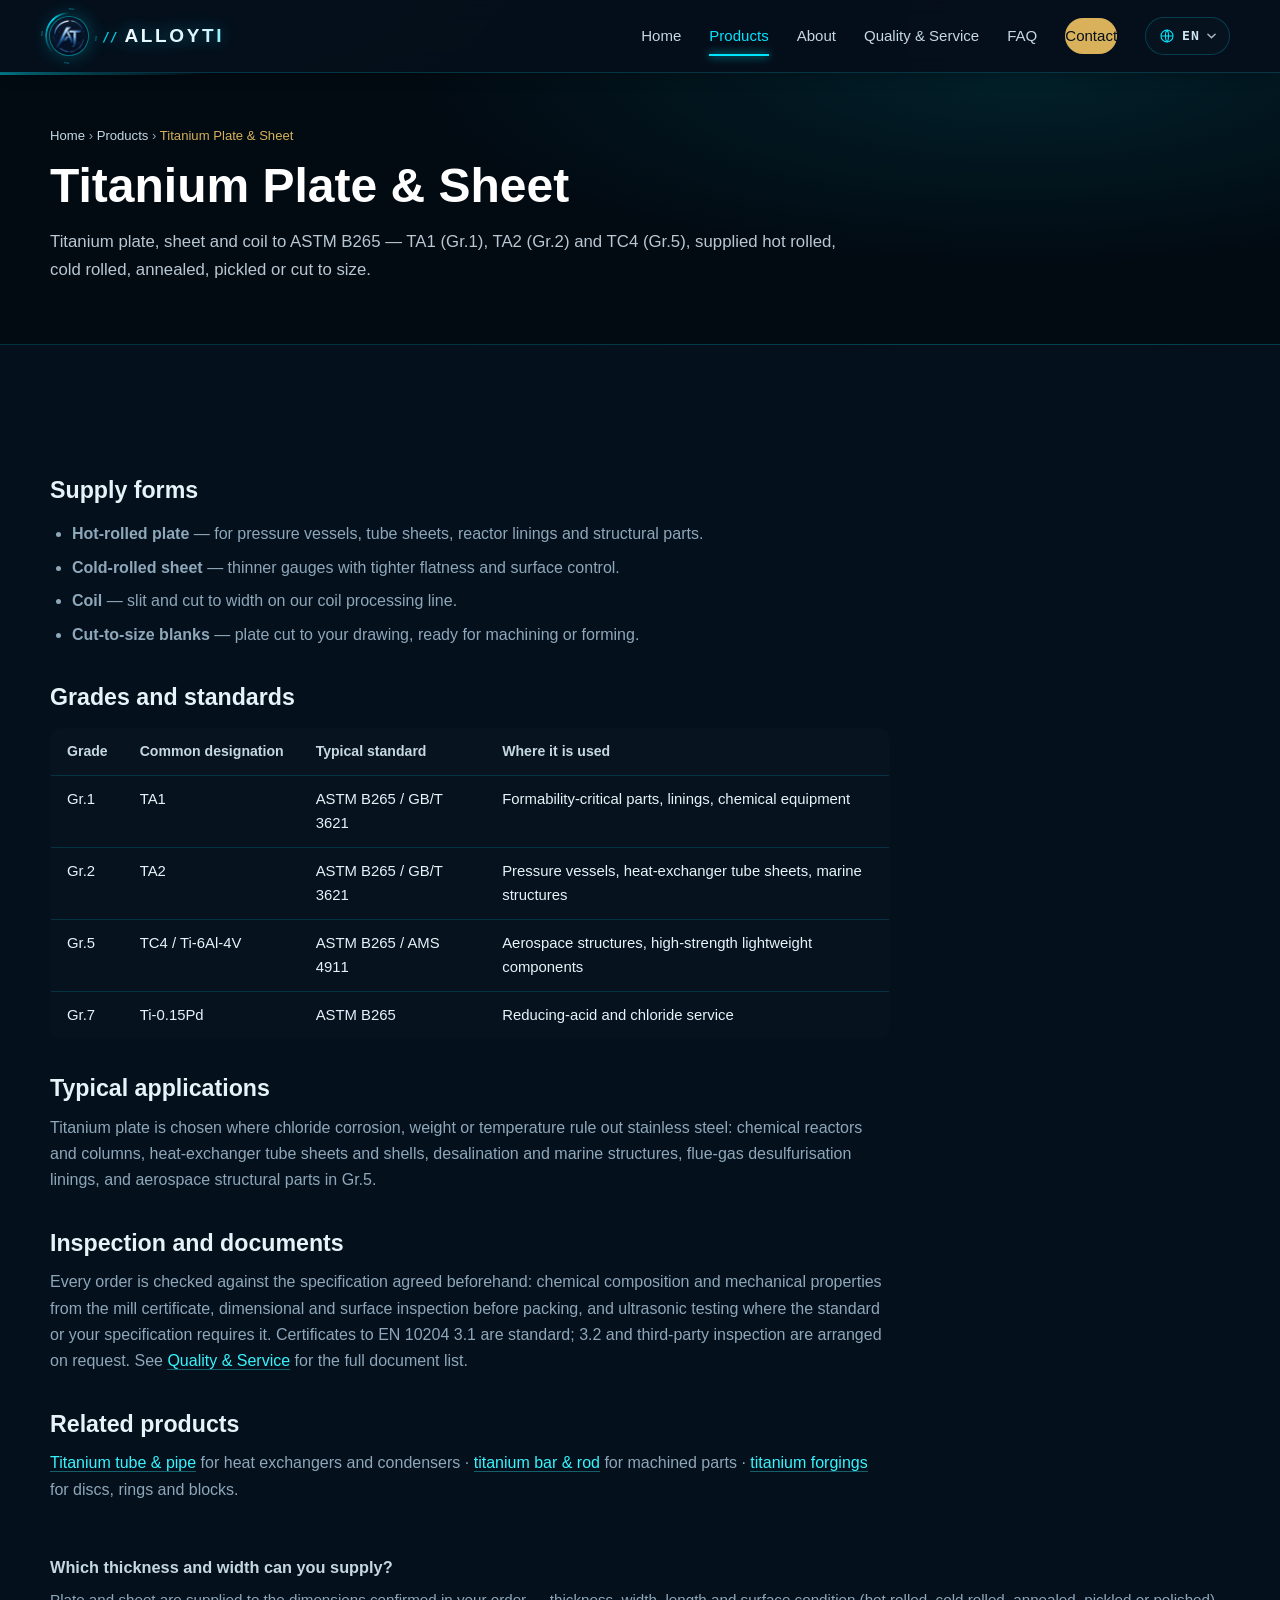
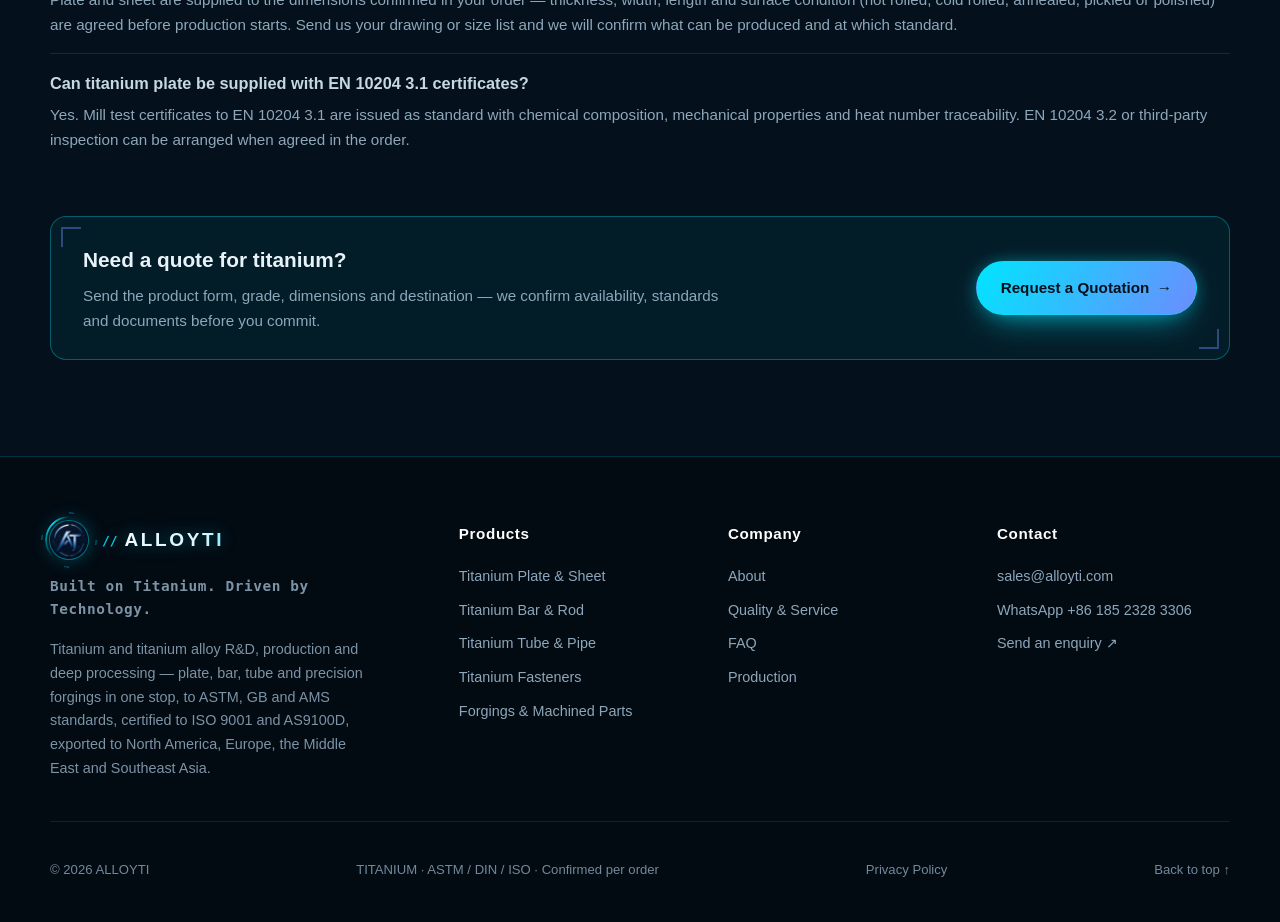
<file: titanium-plate.html>
<!doctype html>
<html lang="en">
<head>
  <meta charset="utf-8">
  <meta name="viewport" content="width=device-width, initial-scale=1">
  <title>Titanium Plate &amp; Sheet | ASTM B265 Gr.1 Gr.2 Gr.5 | ALLOYTI</title>
  <meta name="description" content="Titanium plate, sheet and coil to ASTM B265 in Gr.1, Gr.2 and Gr.5 (TC4) — hot/cold rolled, annealed, pickled, cut to size. ISO 9001 &amp; AS9100D certified.">
  <meta name="robots" content="index,follow">
  <meta name="theme-color" content="#0A1A3A">
  <link rel="canonical" href="https://www.alloyti.com/titanium-plate.html">
  <link rel="icon" type="image/png" href="assets/favicon-64.png">
  <link rel="stylesheet" href="styles.css">
  <meta property="og:type" content="website">
  <meta property="og:locale" content="en_US">
  <meta property="og:site_name" content="ALLOYTI">
  <meta property="og:title" content="Titanium Plate &amp; Sheet | ASTM B265 Gr.1 Gr.2 Gr.5 | ALLOYTI">
  <meta property="og:description" content="Titanium plate, sheet and coil to ASTM B265 in Gr.1, Gr.2 and Gr.5 (TC4) — hot/cold rolled, annealed, pickled, cut to size. ISO 9001 &amp; AS9100D certified.">
  <meta property="og:url" content="https://www.alloyti.com/titanium-plate.html">
  <meta property="og:image" content="https://www.alloyti.com/assets/hero-industry.jpg">
  <meta property="og:image:alt" content="Titanium mill products for industrial supply">
  <meta name="twitter:card" content="summary_large_image">
  <meta name="twitter:title" content="Titanium Plate &amp; Sheet | ASTM B265 Gr.1 Gr.2 Gr.5 | ALLOYTI">
  <meta name="twitter:description" content="Titanium plate, sheet and coil to ASTM B265 in Gr.1, Gr.2 and Gr.5 (TC4) — hot/cold rolled, annealed, pickled, cut to size. ISO 9001 &amp; AS9100D certified.">
  <meta name="twitter:image" content="https://www.alloyti.com/assets/hero-industry.jpg">
  <script type="application/ld+json">
  {
    "@context": "https://schema.org",
    "@graph": [
      {
        "@type": "Organization",
        "@id": "https://www.alloyti.com/#organization",
        "name": "ALLOYTI",
        "url": "https://www.alloyti.com/",
        "email": "sales@alloyti.com",
        "contactPoint": { "@type": "ContactPoint", "contactType": "sales", "email": "sales@alloyti.com", "availableLanguage": ["en", "zh", "ar", "ru", "de"] }
      },
      {
        "@type": "BreadcrumbList",
        "itemListElement": [[{"@type": "ListItem", "position": 1, "name": "Home", "item": "https://www.alloyti.com/"}, {"@type": "ListItem", "position": 2, "name": "Products", "item": "https://www.alloyti.com/products.html"}, {"@type": "ListItem", "position": 3, "name": "Titanium Plate & Sheet"}]]
      },
      {
        "@type": "Product",
        "name": "Titanium Plate & Sheet",
        "description": "Titanium plate, sheet and coil to ASTM B265 in Gr.1, Gr.2 and Gr.5 (TC4).",
        "material": "Titanium",
        "brand": { "@type": "Brand", "name": "ALLOYTI" },
        "manufacturer": { "@id": "https://www.alloyti.com/#organization" },
        "category": "Titanium mill products"
      },
      {
        "@type": "FAQPage",
        "mainEntity": [
        {
                "@type": "Question",
                "name": "Which thickness and width can you supply?",
                "acceptedAnswer": {
                        "@type": "Answer",
                        "text": "Plate and sheet are supplied to the dimensions confirmed in your order — thickness, width, length and surface condition (hot rolled, cold rolled, annealed, pickled or polished) are agreed before production starts. Send us your drawing or size list and we will confirm what can be produced and at which standard."
                }
        },
        {
                "@type": "Question",
                "name": "Can titanium plate be supplied with EN 10204 3.1 certificates?",
                "acceptedAnswer": {
                        "@type": "Answer",
                        "text": "Yes. Mill test certificates to EN 10204 3.1 are issued as standard with chemical composition, mechanical properties and heat number traceability. EN 10204 3.2 or third-party inspection can be arranged when agreed in the order."
                }
        }
]
      },
      {
        "@type": "WebPage",
        "url": "https://www.alloyti.com/titanium-plate.html",
        "name": "Titanium Plate & Sheet | ASTM B265 | ALLOYTI",
        "isPartOf": { "@id": "https://www.alloyti.com/#website" },
        "inLanguage": "en"
      }
    ]
  }
  </script>
</head>
<body data-light-header="1">
  <header class="site-header scrolled" id="siteHeader">
    <nav class="nav container" aria-label="Main navigation">
      <a class="brand" href="index.html" aria-label="ALLOYTI home">
        <img class="brand-mark" src="assets/logo-emblem.png" alt="ALLOYTI logo" width="36" height="36"> <span class="brand-word" data-i18n="s001">ALLOYTI</span>
      </a>
      <button class="menu-toggle" id="menuToggle" type="button" aria-expanded="false" aria-controls="primaryNav" aria-label="Open navigation"><span></span><span></span><span></span></button>
      <div class="nav-links" id="primaryNav">
        <a href="index.html" data-i18n="nav.home"><span data-i18n="s004">Home</span></a>
        <a href="products.html" class="is-active" data-i18n="nav.products"><span data-i18n="s008">Products</span></a>
        <a href="about.html" data-i18n="nav.about"><span data-i18n="s023">About</span></a>
        <a href="quality.html" data-i18n="nav.quality"><span data-i18n="s043">Quality &amp; Service</span></a>
        <a href="faq.html" data-i18n="nav.faq"><span data-i18n="s010">FAQ</span></a>
        <a href="contact.html" class="nav-contact" data-i18n="nav.contact"><span data-i18n="s012">Contact</span></a>        <div class="lang-switch" id="langSwitch">
          <button class="lang-toggle" id="langToggle" type="button" aria-haspopup="listbox" aria-expanded="false" aria-label="Switch language">
            <svg class="lang-globe" viewBox="0 0 24 24" aria-hidden="true"><circle cx="12" cy="12" r="9" fill="none" stroke="currentColor" stroke-width="1.6"/><path d="M3 12h18M12 3c3 3 3 15 0 18M12 3c-3 3-3 15 0 18" fill="none" stroke="currentColor" stroke-width="1.6"/></svg>
            <span class="lang-code" id="langCode">EN</span>
            <svg class="lang-caret" viewBox="0 0 10 6" aria-hidden="true"><path d="M1 1l4 4 4-4" fill="none" stroke="currentColor" stroke-width="1.6" stroke-linecap="round"/></svg>
          </button>
          <ul class="lang-menu" id="langMenu" role="listbox" aria-label="Language">
            <li role="option" data-lang="en" class="is-active" aria-selected="true"><span class="lc">EN</span><span class="ln">English</span></li>
            <li role="option" data-lang="zh"><span class="lc">中文</span><span class="ln">简体中文</span></li>
            <li role="option" data-lang="ar" dir="rtl"><span class="lc">AR</span><span class="ln">العربية</span></li>
            <li role="option" data-lang="ru"><span class="lc">RU</span><span class="ln">Русский</span></li>
            <li role="option" data-lang="de"><span class="lc">DE</span><span class="ln">Deutsch</span></li>
          </ul>
        </div>
      </div>
    </nav>
  </header>

  <main id="main">
    <section class="page-hero">
      <div class="container">
        <nav class="breadcrumb" aria-label="Breadcrumb"><a href="index.html" data-i18n="s004"><span data-i18n="s004">Home</span></a> › <a href="products.html" data-i18n="s008"><span data-i18n="s008">Products</span></a> › <span aria-current="page" data-i18n="s014"><span data-i18n="s014">Titanium Plate &amp; Sheet</span></span></nav>
        <h1 data-i18n="s014"><span data-i18n="s014">Titanium Plate &amp; Sheet</span></h1>
        <p class="page-lead" data-i18n="s288"><span data-i18n="s288">Titanium plate, sheet and coil to ASTM B265 — TA1 (Gr.1), TA2 (Gr.2) and TC4 (Gr.5), supplied hot rolled, cold rolled, annealed, pickled or cut to size.</span></p>
      </div>
    </section>

    <section class="section">
      <div class="container">
        <div class="prose">
          <h2 data-i18n="s214"><span data-i18n="s214">Supply forms</span></h2>
          <ul>
            <li><b data-i18n="s289"><span data-i18n="s289">Hot-rolled plate</span></b> <span data-i18n="s416">— for pressure vessels, tube sheets, reactor linings and structural parts.</span></li>
            <li><b data-i18n="s290"><span data-i18n="s290">Cold-rolled sheet</span></b> <span data-i18n="s417">— thinner gauges with tighter flatness and surface control.</span></li>
            <li><b data-i18n="s291"><span data-i18n="s291">Coil</span></b> <span data-i18n="s418">— slit and cut to width on our coil processing line.</span></li>
            <li><b data-i18n="s292"><span data-i18n="s292">Cut-to-size blanks</span></b> <span data-i18n="s419">— plate cut to your drawing, ready for machining or forming.</span></li>
          </ul>

          <h2 data-i18n="s220"><span data-i18n="s220">Grades and standards</span></h2>
          <table class="spec-table">
            <thead><tr><th data-i18n="s069"><span data-i18n="s069">Grade</span></th><th data-i18n="s221"><span data-i18n="s221">Common designation</span></th><th data-i18n="s222"><span data-i18n="s222">Typical standard</span></th><th data-i18n="s223"><span data-i18n="s223">Where it is used</span></th></tr></thead>
            <tbody>
              <tr><td data-i18n="s151"><span data-i18n="s151">Gr.1</span></td><td data-i18n="s028"><span data-i18n="s028">TA1</span></td><td data-i18n="s293"><span data-i18n="s293">ASTM B265 / GB/T 3621</span></td><td data-i18n="s294"><span data-i18n="s294">Formability-critical parts, linings, chemical equipment</span></td></tr>
              <tr><td data-i18n="s155"><span data-i18n="s155">Gr.2</span></td><td data-i18n="s154"><span data-i18n="s154">TA2</span></td><td data-i18n="s293"><span data-i18n="s293">ASTM B265 / GB/T 3621</span></td><td data-i18n="s295"><span data-i18n="s295">Pressure vessels, heat-exchanger tube sheets, marine structures</span></td></tr>
              <tr><td data-i18n="s226"><span data-i18n="s226">Gr.5</span></td><td data-i18n="s227"><span data-i18n="s227">TC4 / Ti-6Al-4V</span></td><td data-i18n="s296"><span data-i18n="s296">ASTM B265 / AMS 4911</span></td><td data-i18n="s297"><span data-i18n="s297">Aerospace structures, high-strength lightweight components</span></td></tr>
              <tr><td data-i18n="s230"><span data-i18n="s230">Gr.7</span></td><td data-i18n="s231"><span data-i18n="s231">Ti-0.15Pd</span></td><td data-i18n="s298"><span data-i18n="s298">ASTM B265</span></td><td data-i18n="s232"><span data-i18n="s232">Reducing-acid and chloride service</span></td></tr>
            </tbody>
          </table>

          <h2 data-i18n="s233"><span data-i18n="s233">Typical applications</span></h2>
          <p data-i18n="s299"><span data-i18n="s299">Titanium plate is chosen where chloride corrosion, weight or temperature rule out stainless steel: chemical reactors and columns, heat-exchanger tube sheets and shells, desalination and marine structures, flue-gas desulfurisation linings, and aerospace structural parts in Gr.5.</span></p>

          <h2 data-i18n="s300"><span data-i18n="s300">Inspection and documents</span></h2>
          <p><span data-i18n="s420">Every order is checked against the specification agreed beforehand: chemical composition and mechanical properties from the mill certificate, dimensional and surface inspection before packing, and ultrasonic testing where the standard or your specification requires it. Certificates to EN 10204 3.1 are standard; 3.2 and third-party inspection are arranged on request. See</span> <a href="quality.html" data-i18n="s043"><span data-i18n="s043">Quality &amp; Service</span></a> <span data-i18n="s421">for the full document list.</span></p>

          <h2 data-i18n="s237"><span data-i18n="s237">Related products</span></h2>
          <p><a href="titanium-tube.html" data-i18n="s301"><span data-i18n="s301">Titanium tube / pipe</span></a> <span data-i18n="s422">for heat exchangers and condensers ·</span> <a href="titanium-bar.html" data-i18n="s302"><span data-i18n="s302">titanium bar &amp; rod</span></a> <span data-i18n="s423">for machined parts ·</span> <a href="titanium-forgings.html" data-i18n="s238"><span data-i18n="s238">titanium forgings</span></a> <span data-i18n="s424">for discs, rings and blocks.</span></p>
        </div>
        <div class="faq-list">
          <div class="faq-item"><h3 data-i18n="s303"><span data-i18n="s303">Which thickness and width can you supply?</span></h3><p data-i18n="s304"><span data-i18n="s304">Plate and sheet are supplied to the dimensions confirmed in your order — thickness, width, length and surface condition (hot rolled, cold rolled, annealed, pickled or polished) are agreed before production starts. Send us your drawing or size list and we will confirm what can be produced and at which standard.</span></p></div>
          <div class="faq-item"><h3 data-i18n="s305"><span data-i18n="s305">Can titanium plate be supplied with EN 10204 3.1 certificates?</span></h3><p data-i18n="s306"><span data-i18n="s306">Yes. Mill test certificates to EN 10204 3.1 are issued as standard with chemical composition, mechanical properties and heat number traceability. EN 10204 3.2 or third-party inspection can be arranged when agreed in the order.</span></p></div>
        </div>
      <div class="cta-band">
        <div>
          <h2 data-i18n="s045"><span data-i18n="s045">Need a quote for titanium?</span></h2>
          <p data-i18n="s046"><span data-i18n="s046">Send the product form, grade, dimensions and destination — we confirm availability, standards and documents before you commit.</span></p>
        </div>
        <a class="button button-primary" href="contact.html"><span data-i18n="s339">Request a Quotation</span> <span aria-hidden="true">→</span></a>
      </div>
      </div>
    </section>
  </main>

  <footer class="site-footer">
    <div class="container footer-grid">
      <div class="footer-brand">
        <a class="brand" href="index.html" aria-label="ALLOYTI home">
          <img class="brand-mark" src="assets/logo-emblem.png" alt="ALLOYTI logo" width="36" height="36"> <span class="brand-word" data-i18n="s001">ALLOYTI</span>
        </a>
        <p class="footer-slogan" data-i18n="ui.slogan"><span data-i18n="s326">Built on Titanium. Driven by Technology.</span></p>
        <p data-i18n="footer.brandDesc"><span data-i18n="s327">Titanium and titanium alloy R&amp;D, production and deep processing — plate, bar, tube, fasteners and precision forgings to ASTM, GB and AMS standards, certified to ISO 9001 and AS9100D, exported to North America, Europe, the Middle East and Southeast Asia.</span></p>
      </div>
      <nav class="footer-col" aria-label="Product links">
        <p class="footer-col-title" data-i18n="s008"><span data-i18n="s008">Products</span></p>
        <a href="titanium-plate.html" data-i18n="s014"><span data-i18n="s014">Titanium Plate &amp; Sheet</span></a>
        <a href="titanium-bar.html" data-i18n="s015"><span data-i18n="s015">Titanium Bar &amp; Rod</span></a>
        <a href="titanium-tube.html" data-i18n="s016"><span data-i18n="s016">Titanium Tube & Pipe</span></a>
        <a href="titanium-fasteners.html" data-i18n="s017"><span data-i18n="s017">Titanium Fasteners</span></a>
        <a href="titanium-forgings.html" data-i18n="s018"><span data-i18n="s018">Forgings &amp; Machined Parts</span></a>
      </nav>
      <nav class="footer-col" aria-label="Company links">
        <p class="footer-col-title" data-i18n="footer.colAbout"><span data-i18n="s057">Company</span></p>
        <a href="about.html" data-i18n="nav.about"><span data-i18n="s023">About</span></a>
        <a href="quality.html" data-i18n="nav.quality"><span data-i18n="s043">Quality &amp; Service</span></a>
        <a href="faq.html" data-i18n="nav.faq"><span data-i18n="s010">FAQ</span></a>
        <a href="index.html#showcase" data-i18n="nav.showcase"><span data-i18n="s328">Production</span></a>
      </nav>
      <div class="footer-col">
        <p class="footer-col-title" data-i18n="footer.colContact"><span data-i18n="s012">Contact</span></p>
        <a href="mailto:sales@alloyti.com" data-i18n="s019"><span data-i18n="s019">sales@alloyti.com</span></a>
        <a href="https://wa.me/8618523283306" target="_blank" rel="noopener noreferrer" data-i18n="s020"><span data-i18n="s020">WhatsApp +86 185 2328 3306</span></a>
        <a href="contact.html" data-i18n="s021"><span data-i18n="s021">Send an enquiry ↗</span></a>
      </div>
    </div>
    <div class="container footer-bottom">
      <p>© <span id="year">2026</span> <span data-i18n="s001">ALLOYTI</span></p>
      <p data-i18n="ui.bottomTag"><span data-i18n="s329">TITANIUM · ASTM / DIN / ISO · Confirmed per order</span></p>
      <a href="privacy.html" data-i18n="s022"><span data-i18n="s022">Privacy Policy</span></a>
      <a href="index.html" data-i18n="ui.backTop"><span data-i18n="s330">Back to top ↑</span></a>
    </div>
  </footer>

  <script src="i18n-pages.js"></script>
  <script src="app.js"></script>
</body>
</html>
</file>
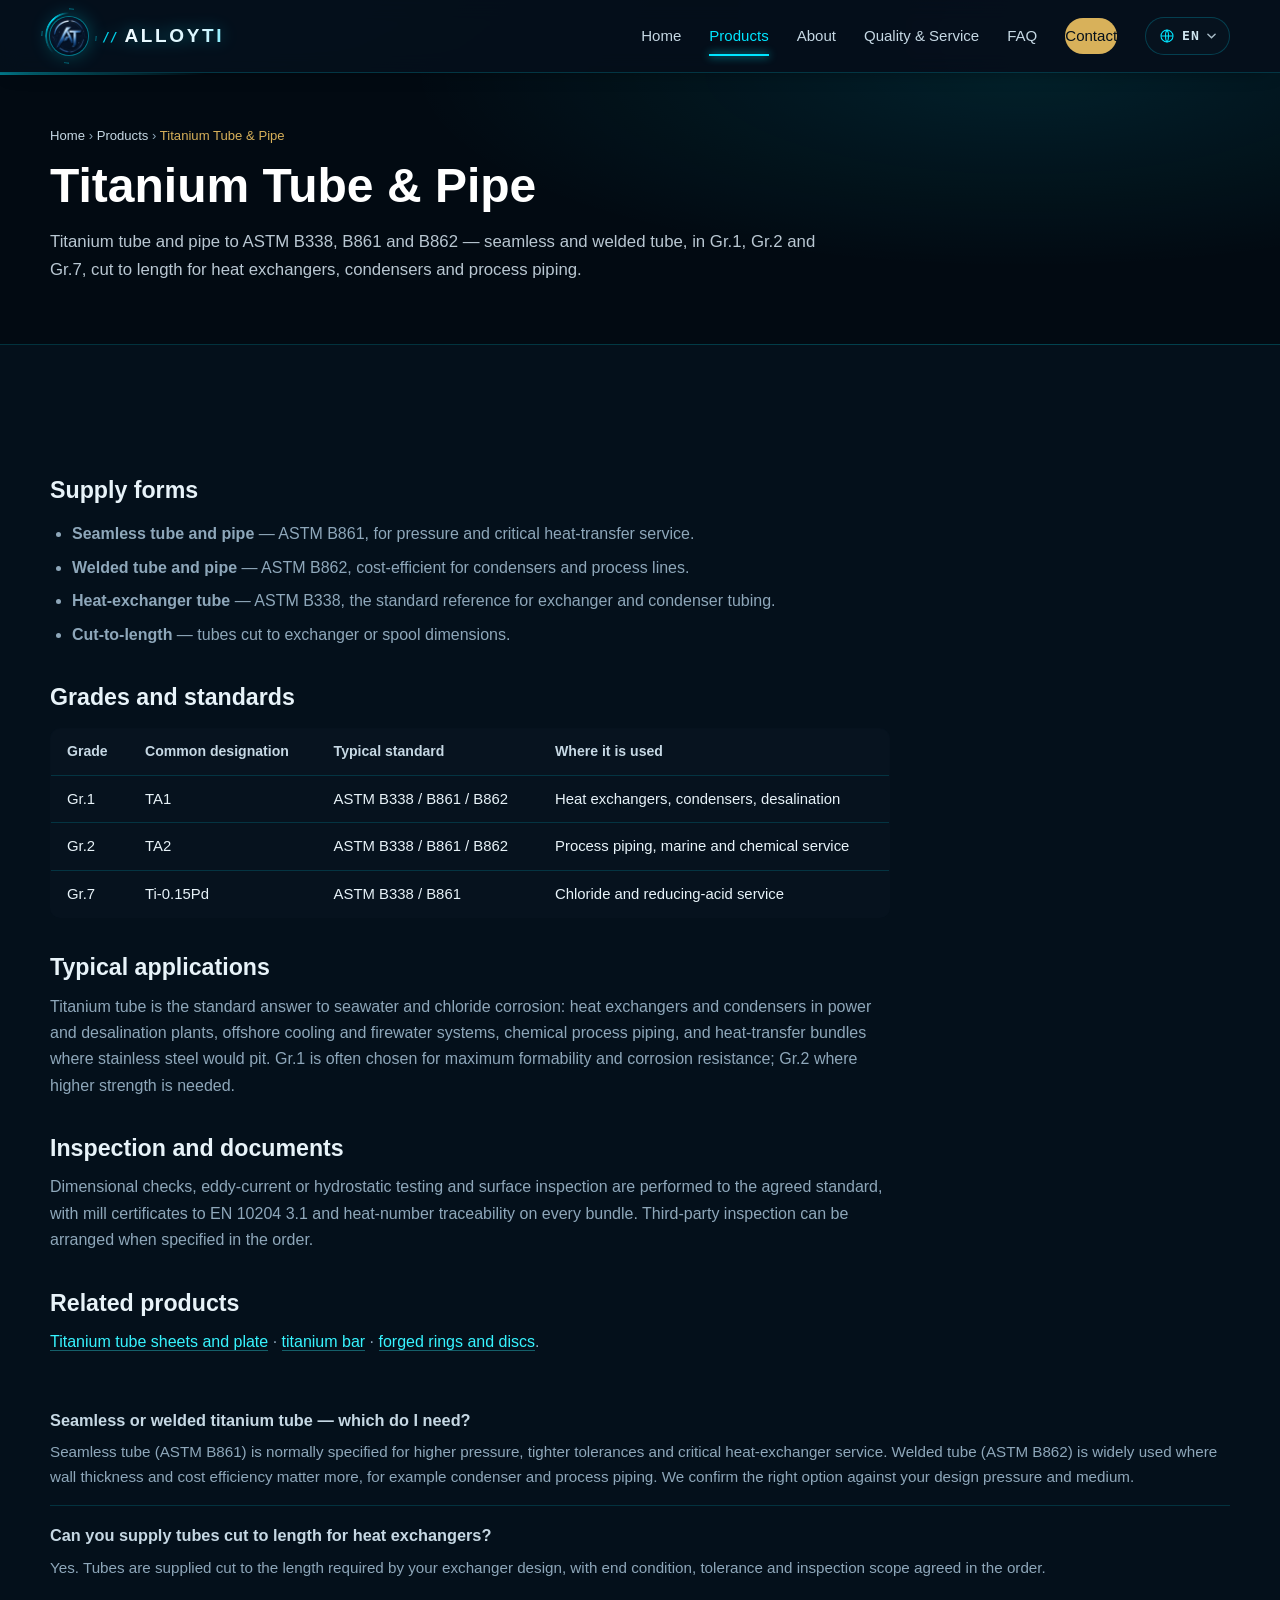
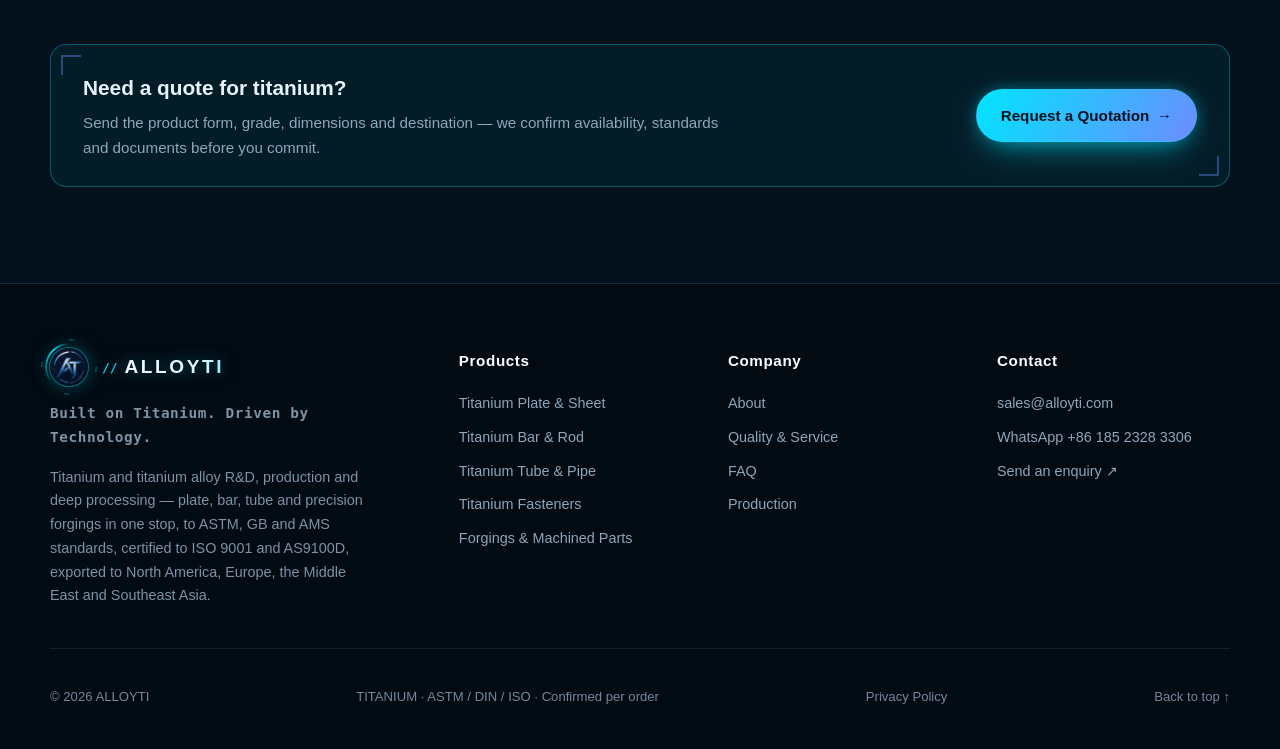
<file: titanium-tube.html>
<!doctype html>
<html lang="en">
<head>
  <meta charset="utf-8">
  <meta name="viewport" content="width=device-width, initial-scale=1">
  <title>Titanium Tube & Pipe | ASTM B338 B861 B862 | ALLOYTI</title>
  <meta name="description" content="Titanium seamless and welded tube to ASTM B338, B861 and B862 in Gr.1, Gr.2 and Gr.7 — for heat exchangers, condensers, desalination and process piping.">
  <meta name="robots" content="index,follow">
  <meta name="theme-color" content="#0A1A3A">
  <link rel="canonical" href="https://www.alloyti.com/titanium-tube.html">
  <link rel="icon" type="image/png" href="assets/favicon-64.png">
  <link rel="stylesheet" href="styles.css">
  <meta property="og:type" content="website">
  <meta property="og:locale" content="en_US">
  <meta property="og:site_name" content="ALLOYTI">
  <meta property="og:title" content="Titanium Tube & Pipe | ASTM B338 B861 B862 | ALLOYTI">
  <meta property="og:description" content="Titanium seamless and welded tube to ASTM B338, B861 and B862 in Gr.1, Gr.2 and Gr.7 — for heat exchangers, condensers, desalination and process piping.">
  <meta property="og:url" content="https://www.alloyti.com/titanium-tube.html">
  <meta property="og:image" content="https://www.alloyti.com/assets/hero-industry.jpg">
  <meta property="og:image:alt" content="Titanium mill products for industrial supply">
  <meta name="twitter:card" content="summary_large_image">
  <meta name="twitter:title" content="Titanium Tube & Pipe | ASTM B338 B861 B862 | ALLOYTI">
  <meta name="twitter:description" content="Titanium seamless and welded tube to ASTM B338, B861 and B862 in Gr.1, Gr.2 and Gr.7 — for heat exchangers, condensers, desalination and process piping.">
  <meta name="twitter:image" content="https://www.alloyti.com/assets/hero-industry.jpg">
  <script type="application/ld+json">
  {
    "@context": "https://schema.org",
    "@graph": [
      {
        "@type": "Organization",
        "@id": "https://www.alloyti.com/#organization",
        "name": "ALLOYTI",
        "url": "https://www.alloyti.com/",
        "email": "sales@alloyti.com",
        "contactPoint": { "@type": "ContactPoint", "contactType": "sales", "email": "sales@alloyti.com", "availableLanguage": ["en", "zh", "ar", "ru", "de"] }
      },
      {
        "@type": "BreadcrumbList",
        "itemListElement": [[{"@type": "ListItem", "position": 1, "name": "Home", "item": "https://www.alloyti.com/"}, {"@type": "ListItem", "position": 2, "name": "Products", "item": "https://www.alloyti.com/products.html"}, {"@type": "ListItem", "position": 3, "name": "Titanium Tube & Pipe"}]]
      },
      {
        "@type": "Product",
        "name": "Titanium Tube & Pipe",
        "description": "Titanium seamless and welded tube to ASTM B338, B861 and B862 in Gr.1, Gr.2 and Gr.7.",
        "material": "Titanium",
        "brand": { "@type": "Brand", "name": "ALLOYTI" },
        "manufacturer": { "@id": "https://www.alloyti.com/#organization" },
        "category": "Titanium mill products"
      },
      {
        "@type": "FAQPage",
        "mainEntity": [
        {
                "@type": "Question",
                "name": "Seamless or welded titanium tube — which do I need?",
                "acceptedAnswer": {
                        "@type": "Answer",
                        "text": "Seamless tube (ASTM B861) is normally specified for higher pressure, tighter tolerances and critical heat-exchanger service. Welded tube (ASTM B862) is widely used where wall thickness and cost efficiency matter more, for example condenser and process piping. We confirm the right option against your design pressure and medium."
                }
        },
        {
                "@type": "Question",
                "name": "Can you supply tubes cut to length for heat exchangers?",
                "acceptedAnswer": {
                        "@type": "Answer",
                        "text": "Yes. Tubes are supplied cut to the length required by your exchanger design, with end condition, tolerance and inspection scope agreed in the order."
                }
        }
]
      },
      {
        "@type": "WebPage",
        "url": "https://www.alloyti.com/titanium-tube.html",
        "name": "Titanium Tube & Pipe | ASTM B338 / B861 | ALLOYTI",
        "isPartOf": { "@id": "https://www.alloyti.com/#website" },
        "inLanguage": "en"
      }
    ]
  }
  </script>
</head>
<body data-light-header="1">
  <header class="site-header scrolled" id="siteHeader">
    <nav class="nav container" aria-label="Main navigation">
      <a class="brand" href="index.html" aria-label="ALLOYTI home">
        <img class="brand-mark" src="assets/logo-emblem.png" alt="ALLOYTI logo" width="36" height="36"> <span class="brand-word" data-i18n="s001">ALLOYTI</span>
      </a>
      <button class="menu-toggle" id="menuToggle" type="button" aria-expanded="false" aria-controls="primaryNav" aria-label="Open navigation"><span></span><span></span><span></span></button>
      <div class="nav-links" id="primaryNav">
        <a href="index.html" data-i18n="nav.home"><span data-i18n="s004">Home</span></a>
        <a href="products.html" class="is-active" data-i18n="nav.products"><span data-i18n="s008">Products</span></a>
        <a href="about.html" data-i18n="nav.about"><span data-i18n="s023">About</span></a>
        <a href="quality.html" data-i18n="nav.quality"><span data-i18n="s043">Quality &amp; Service</span></a>
        <a href="faq.html" data-i18n="nav.faq"><span data-i18n="s010">FAQ</span></a>
        <a href="contact.html" class="nav-contact" data-i18n="nav.contact"><span data-i18n="s012">Contact</span></a>        <div class="lang-switch" id="langSwitch">
          <button class="lang-toggle" id="langToggle" type="button" aria-haspopup="listbox" aria-expanded="false" aria-label="Switch language">
            <svg class="lang-globe" viewBox="0 0 24 24" aria-hidden="true"><circle cx="12" cy="12" r="9" fill="none" stroke="currentColor" stroke-width="1.6"/><path d="M3 12h18M12 3c3 3 3 15 0 18M12 3c-3 3-3 15 0 18" fill="none" stroke="currentColor" stroke-width="1.6"/></svg>
            <span class="lang-code" id="langCode">EN</span>
            <svg class="lang-caret" viewBox="0 0 10 6" aria-hidden="true"><path d="M1 1l4 4 4-4" fill="none" stroke="currentColor" stroke-width="1.6" stroke-linecap="round"/></svg>
          </button>
          <ul class="lang-menu" id="langMenu" role="listbox" aria-label="Language">
            <li role="option" data-lang="en" class="is-active" aria-selected="true"><span class="lc">EN</span><span class="ln">English</span></li>
            <li role="option" data-lang="zh"><span class="lc">中文</span><span class="ln">简体中文</span></li>
            <li role="option" data-lang="ar" dir="rtl"><span class="lc">AR</span><span class="ln">العربية</span></li>
            <li role="option" data-lang="ru"><span class="lc">RU</span><span class="ln">Русский</span></li>
            <li role="option" data-lang="de"><span class="lc">DE</span><span class="ln">Deutsch</span></li>
          </ul>
        </div>
      </div>
    </nav>
  </header>

  <main id="main">
    <section class="page-hero">
      <div class="container">
        <nav class="breadcrumb" aria-label="Breadcrumb"><a href="index.html" data-i18n="s004"><span data-i18n="s004">Home</span></a> › <a href="products.html" data-i18n="s008"><span data-i18n="s008">Products</span></a> › <span aria-current="page" data-i18n="s016"><span data-i18n="s016">Titanium Tube & Pipe</span></span></nav>
        <h1 data-i18n="s016"><span data-i18n="s016">Titanium Tube & Pipe</span></h1>
        <p class="page-lead" data-i18n="s307"><span data-i18n="s307">Titanium tube and pipe to ASTM B338, B861 and B862 — seamless and welded tube, in Gr.1, Gr.2 and Gr.7, cut to length for heat exchangers, condensers and process piping.</span></p>
      </div>
    </section>

    <section class="section">
      <div class="container">
        <div class="prose">
          <h2 data-i18n="s214"><span data-i18n="s214">Supply forms</span></h2>
          <ul>
            <li><b data-i18n="s308"><span data-i18n="s308">Seamless tube and pipe</span></b> <span data-i18n="s425">— ASTM B861, for pressure and critical heat-transfer service.</span></li>
            <li><b data-i18n="s309"><span data-i18n="s309">Welded tube and pipe</span></b> <span data-i18n="s426">— ASTM B862, cost-efficient for condensers and process lines.</span></li>
            <li><b data-i18n="s310"><span data-i18n="s310">Heat-exchanger tube</span></b> <span data-i18n="s427">— ASTM B338, the standard reference for exchanger and condenser tubing.</span></li>
            <li><b data-i18n="s311"><span data-i18n="s311">Cut-to-length</span></b> <span data-i18n="s428">— tubes cut to exchanger or spool dimensions.</span></li>
          </ul>

          <h2 data-i18n="s220"><span data-i18n="s220">Grades and standards</span></h2>
          <table class="spec-table">
            <thead><tr><th data-i18n="s069"><span data-i18n="s069">Grade</span></th><th data-i18n="s221"><span data-i18n="s221">Common designation</span></th><th data-i18n="s222"><span data-i18n="s222">Typical standard</span></th><th data-i18n="s223"><span data-i18n="s223">Where it is used</span></th></tr></thead>
            <tbody>
              <tr><td data-i18n="s151"><span data-i18n="s151">Gr.1</span></td><td data-i18n="s028"><span data-i18n="s028">TA1</span></td><td data-i18n="s312"><span data-i18n="s312">ASTM B338 / B861 / B862</span></td><td data-i18n="s313"><span data-i18n="s313">Heat exchangers, condensers, desalination</span></td></tr>
              <tr><td data-i18n="s155"><span data-i18n="s155">Gr.2</span></td><td data-i18n="s154"><span data-i18n="s154">TA2</span></td><td data-i18n="s312"><span data-i18n="s312">ASTM B338 / B861 / B862</span></td><td data-i18n="s314"><span data-i18n="s314">Process piping, marine and chemical service</span></td></tr>
              <tr><td data-i18n="s230"><span data-i18n="s230">Gr.7</span></td><td data-i18n="s231"><span data-i18n="s231">Ti-0.15Pd</span></td><td data-i18n="s315"><span data-i18n="s315">ASTM B338 / B861</span></td><td data-i18n="s316"><span data-i18n="s316">Chloride and reducing-acid service</span></td></tr>
            </tbody>
          </table>

          <h2 data-i18n="s233"><span data-i18n="s233">Typical applications</span></h2>
          <p data-i18n="s317"><span data-i18n="s317">Titanium tube is the standard answer to seawater and chloride corrosion: heat exchangers and condensers in power and desalination plants, offshore cooling and firewater systems, chemical process piping, and heat-transfer bundles where stainless steel would pit. Gr.1 is often chosen for maximum formability and corrosion resistance; Gr.2 where higher strength is needed.</span></p>

          <h2 data-i18n="s300"><span data-i18n="s300">Inspection and documents</span></h2>
          <p data-i18n="s318"><span data-i18n="s318">Dimensional checks, eddy-current or hydrostatic testing and surface inspection are performed to the agreed standard, with mill certificates to EN 10204 3.1 and heat-number traceability on every bundle. Third-party inspection can be arranged when specified in the order.</span></p>

          <h2 data-i18n="s237"><span data-i18n="s237">Related products</span></h2>
          <p><a href="titanium-plate.html" data-i18n="s319"><span data-i18n="s319">Titanium tube sheets and plate</span></a> · <a href="titanium-bar.html" data-i18n="s320"><span data-i18n="s320">titanium bar</span></a> · <a href="titanium-forgings.html" data-i18n="s321"><span data-i18n="s321">forged rings and discs</span></a>.</p>
        </div>
        <div class="faq-list">
          <div class="faq-item"><h3 data-i18n="s322"><span data-i18n="s322">Seamless or welded titanium tube — which do I need?</span></h3><p data-i18n="s323"><span data-i18n="s323">Seamless tube (ASTM B861) is normally specified for higher pressure, tighter tolerances and critical heat-exchanger service. Welded tube (ASTM B862) is widely used where wall thickness and cost efficiency matter more, for example condenser and process piping. We confirm the right option against your design pressure and medium.</span></p></div>
          <div class="faq-item"><h3 data-i18n="s324"><span data-i18n="s324">Can you supply tubes cut to length for heat exchangers?</span></h3><p data-i18n="s325"><span data-i18n="s325">Yes. Tubes are supplied cut to the length required by your exchanger design, with end condition, tolerance and inspection scope agreed in the order.</span></p></div>
        </div>
      <div class="cta-band">
        <div>
          <h2 data-i18n="s045"><span data-i18n="s045">Need a quote for titanium?</span></h2>
          <p data-i18n="s046"><span data-i18n="s046">Send the product form, grade, dimensions and destination — we confirm availability, standards and documents before you commit.</span></p>
        </div>
        <a class="button button-primary" href="contact.html"><span data-i18n="s339">Request a Quotation</span> <span aria-hidden="true">→</span></a>
      </div>
      </div>
    </section>
  </main>

  <footer class="site-footer">
    <div class="container footer-grid">
      <div class="footer-brand">
        <a class="brand" href="index.html" aria-label="ALLOYTI home">
          <img class="brand-mark" src="assets/logo-emblem.png" alt="ALLOYTI logo" width="36" height="36"> <span class="brand-word" data-i18n="s001">ALLOYTI</span>
        </a>
        <p class="footer-slogan" data-i18n="ui.slogan"><span data-i18n="s326">Built on Titanium. Driven by Technology.</span></p>
        <p data-i18n="footer.brandDesc"><span data-i18n="s327">Titanium and titanium alloy R&amp;D, production and deep processing — plate, bar, tube, fasteners and precision forgings to ASTM, GB and AMS standards, certified to ISO 9001 and AS9100D, exported to North America, Europe, the Middle East and Southeast Asia.</span></p>
      </div>
      <nav class="footer-col" aria-label="Product links">
        <p class="footer-col-title" data-i18n="s008"><span data-i18n="s008">Products</span></p>
        <a href="titanium-plate.html" data-i18n="s014"><span data-i18n="s014">Titanium Plate &amp; Sheet</span></a>
        <a href="titanium-bar.html" data-i18n="s015"><span data-i18n="s015">Titanium Bar &amp; Rod</span></a>
        <a href="titanium-tube.html" data-i18n="s016"><span data-i18n="s016">Titanium Tube & Pipe</span></a>
        <a href="titanium-fasteners.html" data-i18n="s017"><span data-i18n="s017">Titanium Fasteners</span></a>
        <a href="titanium-forgings.html" data-i18n="s018"><span data-i18n="s018">Forgings &amp; Machined Parts</span></a>
      </nav>
      <nav class="footer-col" aria-label="Company links">
        <p class="footer-col-title" data-i18n="footer.colAbout"><span data-i18n="s057">Company</span></p>
        <a href="about.html" data-i18n="nav.about"><span data-i18n="s023">About</span></a>
        <a href="quality.html" data-i18n="nav.quality"><span data-i18n="s043">Quality &amp; Service</span></a>
        <a href="faq.html" data-i18n="nav.faq"><span data-i18n="s010">FAQ</span></a>
        <a href="index.html#showcase" data-i18n="nav.showcase"><span data-i18n="s328">Production</span></a>
      </nav>
      <div class="footer-col">
        <p class="footer-col-title" data-i18n="footer.colContact"><span data-i18n="s012">Contact</span></p>
        <a href="mailto:sales@alloyti.com" data-i18n="s019"><span data-i18n="s019">sales@alloyti.com</span></a>
        <a href="https://wa.me/8618523283306" target="_blank" rel="noopener noreferrer" data-i18n="s020"><span data-i18n="s020">WhatsApp +86 185 2328 3306</span></a>
        <a href="contact.html" data-i18n="s021"><span data-i18n="s021">Send an enquiry ↗</span></a>
      </div>
    </div>
    <div class="container footer-bottom">
      <p>© <span id="year">2026</span> <span data-i18n="s001">ALLOYTI</span></p>
      <p data-i18n="ui.bottomTag"><span data-i18n="s329">TITANIUM · ASTM / DIN / ISO · Confirmed per order</span></p>
      <a href="privacy.html" data-i18n="s022"><span data-i18n="s022">Privacy Policy</span></a>
      <a href="index.html" data-i18n="ui.backTop"><span data-i18n="s330">Back to top ↑</span></a>
    </div>
  </footer>

  <script src="i18n-pages.js"></script>
  <script src="app.js"></script>
</body>
</html>
</file>
<file: styles.css>
/* =========================================================
   ALLOYTI — 钛材供应站 样式（深空科技 / 工业风：深蓝 + 电光青 + 钛金）
   全局设计系统：内页与首页 HUD 共用同一套暗色科技语言
   ========================================================= */
:root{
  --bg:#04101b;                       /* 深空底 */
  --bg-soft:#0a1c2c;                  /* 轻微抬升的区块底 */
  --panel:rgba(8,20,33,.72);          /* 玻璃面板 */
  --panel-solid:#0a1c2c;
  --ink:#e8f3f9;                      /* 主文字 */
  --ink-2:#c6d8e4;                    /* 次文字 */
  --muted:#8ea7ba;                    /* 弱化文字 */
  --line:rgba(0,229,255,.16);         /* 青色发丝线 */
  --accent:#00e5ff;                   /* 电光青（主色） */
  --accent-2:#6c8cff;                 /* 科技蓝紫（渐变辅助） */
  --accent-gold:#d8b15a;              /* 钛金（高级点缀） */
  --accent-soft:rgba(0,229,255,.10);
  --dark:#020a12;
  --dark-2:#061521;
  --dark-line:rgba(0,229,255,.18);
  --radius:16px;
  --radius-sm:10px;
  --shadow:0 18px 50px -28px rgba(0,0,0,.8);
  --shadow-sm:0 6px 22px -14px rgba(0,0,0,.7);
  --container:1180px;
  --font:"Segoe UI",-apple-system,BlinkMacSystemFont,"PingFang SC","Microsoft YaHei",Roboto,Helvetica,Arial,sans-serif;
  --mono:"SFMono-Regular",Consolas,"Roboto Mono","DejaVu Sans Mono",Menlo,monospace;
}
*{box-sizing:border-box}
html{scroll-behavior:smooth}
body{
  margin:0;font-family:var(--font);color:var(--ink);background:var(--bg);
  line-height:1.65;-webkit-font-smoothing:antialiased;
  background-image:
    radial-gradient(70% 50% at 12% -8%, rgba(0,229,255,.06), transparent 60%),
    radial-gradient(60% 45% at 92% 4%, rgba(108,140,255,.06), transparent 60%);
  background-attachment:fixed;
}
img{max-width:100%;display:block}
a{color:inherit;text-decoration:none}
.container{width:min(100% - 40px,var(--container));margin-inline:auto}
.skip-link{position:absolute;left:-999px;top:0;background:var(--accent-gold);color:#04101b;padding:10px 16px;border-radius:0 0 8px 0;z-index:200;font-weight:700}
.skip-link:focus{left:0}

/* ---------- 品牌 logo（圆形徽标图片 + 文字字标） ---------- */
/* ---------- 品牌 logo（HUD 能量环 + 渐变发光字标） ---------- */
.brand-mark{height:38px;width:38px;border-radius:50%;flex:0 0 auto;display:block;position:relative;z-index:1;
  box-shadow:0 0 0 1px rgba(0,229,255,.4),0 0 20px rgba(0,229,255,.3),inset 0 0 10px rgba(0,229,255,.15);
  transition:box-shadow .3s,transform .3s}
.brand:hover .brand-mark{box-shadow:0 0 0 1px rgba(0,229,255,.7),0 0 30px rgba(0,229,255,.45),inset 0 0 12px rgba(0,229,255,.25);
  transform:scale(1.05)}
/* 内环：高速扫掠的能量弧 */
.brand::before{content:"";position:absolute;left:-5px;top:50%;width:48px;height:48px;margin-top:-24px;
  border-radius:50%;pointer-events:none;z-index:2;
  background:conic-gradient(from 0deg,transparent 0 62%,rgba(0,229,255,.95) 88%,transparent 100%);
  -webkit-mask:radial-gradient(farthest-side,transparent calc(100% - 2.5px),#000 calc(100% - 1.5px));
          mask:radial-gradient(farthest-side,transparent calc(100% - 2.5px),#000 calc(100% - 1.5px));
  animation:brandSpin 4.5s linear infinite}
/* 外环：慢速逆转的四段刻度环 */
.brand::after{content:"";position:absolute;left:-9px;top:50%;width:56px;height:56px;margin-top:-28px;
  border-radius:50%;pointer-events:none;z-index:0;opacity:.55;
  background:repeating-conic-gradient(rgba(0,229,255,.6) 0 10deg,transparent 10deg 90deg);
  -webkit-mask:radial-gradient(farthest-side,transparent calc(100% - 2px),#000 calc(100% - 1px));
          mask:radial-gradient(farthest-side,transparent calc(100% - 2px),#000 calc(100% - 1px));
  animation:brandSpinRev 26s linear infinite}
[dir="rtl"] .brand::before{left:auto;right:-5px}
[dir="rtl"] .brand::after{left:auto;right:-9px}
@keyframes brandSpin{to{transform:rotate(360deg)}}
@keyframes brandSpinRev{to{transform:rotate(-360deg)}}

/* ---------- 通用 ---------- */
.kicker{font-family:var(--mono);font-size:.78rem;letter-spacing:.16em;text-transform:uppercase;color:var(--accent);font-weight:700;margin:0 0 .8rem;
  display:inline-flex;align-items:center;gap:.6em}
.kicker::before{content:"";width:22px;height:2px;background:var(--accent);box-shadow:0 0 8px var(--accent)}
.kicker-light{color:#37f4ff}
.section{padding:96px 0}
.section-heading{display:flex;justify-content:space-between;align-items:flex-end;gap:40px;margin-bottom:48px;flex-wrap:wrap;position:relative;padding:4px 0}
.section-heading::before,.section-heading::after{content:"";position:absolute;width:16px;height:16px;border:2px solid var(--accent);opacity:.5}
.section-heading::before{top:0;left:0;border-right:none;border-bottom:none}
.section-heading::after{bottom:0;right:0;border-left:none;border-top:none}
.section-heading h2{font-size:clamp(1.6rem,3.4vw,2.4rem);margin:0;line-height:1.2;letter-spacing:-.01em;color:var(--ink)}
.section-heading p{max-width:460px;color:var(--muted);margin:0}
.section-foot{margin-top:56px;display:flex;align-items:center;justify-content:space-between;gap:24px;flex-wrap:wrap;
  padding:32px 36px;background:var(--panel);border:1px solid var(--line);border-radius:var(--radius);box-shadow:var(--shadow-sm);backdrop-filter:blur(6px)}
.section-foot h3{margin:0;font-size:1.35rem;color:var(--ink)}
.button{display:inline-flex;align-items:center;gap:.5em;padding:13px 24px;border-radius:999px;font-weight:700;font-size:.95rem;
  background:var(--accent-gold);color:#04101b;transition:transform .2s ease,box-shadow .2s ease,background .2s}
.button:hover{transform:translateY(-2px);background:#e7c576;box-shadow:0 12px 26px -12px rgba(216,177,90,.55)}
.button-primary{background:linear-gradient(120deg,var(--accent),var(--accent-2));color:#04101b}
.button-primary:hover{background:linear-gradient(120deg,#26ecff,var(--accent-2));box-shadow:0 12px 34px -12px rgba(0,229,255,.55)}
.button-link{display:inline-flex;align-items:center;gap:.4em;font-weight:600;color:var(--accent);border-bottom:1.5px solid transparent;transition:border-color .2s,gap .2s;font-family:var(--mono);letter-spacing:.02em}
.button-link:hover{border-color:currentColor;gap:.7em}
.button-link-light{color:#37f4ff}

/* ---------- 头部（顶部透明覆盖深色封面，滚动后转科技玻璃） ---------- */
.site-header{position:sticky;top:0;z-index:100;
  background:linear-gradient(180deg,rgba(2,9,16,.55),rgba(2,9,16,0));backdrop-filter:blur(6px);
  border-bottom:1px solid transparent;transition:background .3s,border-color .3s,box-shadow .3s}
.site-header.scrolled{background:rgba(5,15,26,.85);border-color:rgba(0,229,255,.18);box-shadow:var(--shadow-sm);backdrop-filter:blur(10px)}
.nav{display:flex;align-items:center;justify-content:space-between;height:72px}
.brand{display:flex;align-items:center;gap:14px;color:#fff;transition:color .3s;position:relative}
.brand-word{font-family:var(--font);font-weight:800;font-size:19px;letter-spacing:2.6px;
  background:linear-gradient(100deg,#f6fcff 0%,#d9f6ff 35%,#00e5ff 52%,#9adfff 68%,#f6fcff 100%);
  background-size:240% 100%;
  -webkit-background-clip:text;background-clip:text;color:transparent;
  filter:drop-shadow(0 0 8px rgba(0,229,255,.4));
  animation:brandShimmer 6s ease-in-out infinite}
/* 字标前缀科技符号 + 悬停增亮 */
.brand-word::before{content:"//";font-family:var(--mono);font-weight:700;font-size:.68em;
  color:var(--accent);-webkit-text-fill-color:var(--accent);background:none;
  letter-spacing:0;margin-right:7px;vertical-align:.08em;opacity:.9}
.brand:hover .brand-word{animation-duration:2.2s;
  filter:drop-shadow(0 0 12px rgba(0,229,255,.65))}
@keyframes brandShimmer{0%,100%{background-position:0% 0}50%{background-position:100% 0}}
.site-header.scrolled .brand{color:#eaf6fb}
.nav-links{display:flex;align-items:center;gap:28px}
.nav-links a{font-size:.94rem;color:rgba(232,243,249,.9);font-weight:500;position:relative;padding:6px 0;transition:color .3s}
.nav-links a.is-active,.nav-links a:hover{color:var(--accent)}
.site-header.scrolled .nav-links a{color:#c6d8e4}
.site-header.scrolled .nav-links a.is-active,.site-header.scrolled .nav-links a:hover{color:var(--accent)}
.nav-links a:not(.nav-contact)::after{content:"";position:absolute;left:0;bottom:-2px;height:2px;width:0;background:var(--accent);transition:width .25s;box-shadow:0 0 8px var(--accent)}
.nav-links a:not(.nav-contact):hover::after,.nav-links a.is-active::after{width:100%}
.nav-contact{padding:9px 18px;border-radius:999px;background:var(--accent-gold);color:#04101b !important;font-weight:700}
.nav-contact:hover{background:#e7c576}
/* 头部底边：循环扫掠的扫描线 */
.site-header::after{content:"";position:absolute;left:0;right:0;bottom:-1px;height:1px;pointer-events:none;
  background:linear-gradient(90deg,transparent 0%,rgba(0,229,255,.9) 50%,transparent 100%) no-repeat;
  background-size:34% 100%;background-position:-40% 0;opacity:0;
  transition:opacity .4s;animation:headerScan 8s linear infinite}
.site-header.scrolled::after{opacity:.75}
@keyframes headerScan{0%{background-position:-40% 0}100%{background-position:140% 0}}

/* ---------- 语言切换（地球图标 + 下拉面板） ---------- */
.lang-switch{position:relative}
.lang-toggle{display:inline-flex;align-items:center;gap:7px;height:38px;padding:0 13px;border-radius:20px;
  background:rgba(8,20,33,.7);border:1px solid rgba(0,229,255,.22);color:#cfe6f0;cursor:pointer;
  font-family:var(--mono);font-size:.82rem;letter-spacing:.08em;line-height:1;
  transition:border-color .25s,box-shadow .25s,background .25s,color .25s}
.lang-toggle:hover{border-color:rgba(0,229,255,.55);box-shadow:0 0 14px rgba(0,229,255,.18);color:#eaf6fb}
.lang-globe{width:16px;height:16px;color:var(--accent);flex:0 0 auto}
.lang-code{font-weight:700}
.lang-caret{width:9px;height:6px;color:rgba(207,230,240,.8);transition:transform .25s}
.lang-toggle[aria-expanded="true"] .lang-caret{transform:rotate(180deg)}
.lang-menu{position:absolute;top:calc(100% + 10px);right:0;min-width:184px;margin:0;padding:6px;list-style:none;
  background:rgba(6,16,28,.97);border:1px solid rgba(0,229,255,.25);border-radius:14px;
  box-shadow:0 18px 40px rgba(0,0,0,.5);backdrop-filter:blur(12px);
  opacity:0;visibility:hidden;transform:translateY(-6px);
  transition:opacity .2s,transform .2s,visibility .2s;z-index:200}
.lang-menu.open{opacity:1;visibility:visible;transform:translateY(0)}
.lang-menu li{display:flex;align-items:center;gap:10px;padding:9px 12px;border-radius:9px;cursor:pointer;
  color:#cfe1ec;font-size:.92rem;transition:background .18s,color .18s}
.lang-menu li:hover{background:rgba(0,229,255,.12);color:#eaf6fb}
.lang-menu li.is-active{background:rgba(0,229,255,.16);color:#fff}
.lang-menu li.is-active::after{content:"";margin-left:auto;width:6px;height:6px;border-radius:50%;
  background:var(--accent);box-shadow:0 0 8px var(--accent)}
.lang-menu .lc{font-family:var(--mono);font-weight:700;font-size:.78rem;color:var(--accent);min-width:30px}
.lang-menu .ln{letter-spacing:.01em}
.menu-toggle{display:none;flex-direction:column;gap:5px;background:none;border:0;cursor:pointer;padding:8px}
.menu-toggle span{width:24px;height:2px;background:#fff;border-radius:2px;transition:.25s}
.site-header.scrolled .menu-toggle span{background:#eaf6fb}

/* ---------- HERO（深色封面） ---------- */
.hero{position:relative;overflow:hidden;background:var(--dark);padding:70px 0 0;color:#fff}
.hero-bg{position:absolute;inset:0;z-index:0}
.hero-bg img{width:100%;height:100%;object-fit:cover}
.hero-overlay{position:absolute;inset:0;
  background:linear-gradient(100deg,rgba(2,9,16,.92) 0%,rgba(4,14,24,.78) 42%,rgba(6,21,33,.55) 72%,rgba(6,21,33,.4) 100%)}
.hero .kicker{color:var(--accent)}
.hero-copy h1{color:#fff}
.hero-copy h1 span{color:var(--accent);display:inline-block}
.hero-intro{color:var(--muted);font-size:1.08rem;max-width:520px;margin:0 0 2rem}
.hero-grid{display:grid;grid-template-columns:1.05fr .95fr;gap:56px;align-items:center;min-height:480px;position:relative;z-index:1}
.hero-copy h1{font-size:clamp(2.4rem,5vw,3.8rem);line-height:1.08;margin:.4rem 0 1.2rem;letter-spacing:-.02em}
.hero-copy h1 span{color:var(--accent);display:inline-block}
.hero-intro{color:var(--muted);font-size:1.08rem;max-width:520px;margin:0 0 2rem}
.hero-actions{display:flex;align-items:center;gap:24px;flex-wrap:wrap}
.hero-actions .button-link{color:#fff}
.hero-trust{display:flex;flex-wrap:wrap;gap:10px;margin:2rem 0 0;padding:0;list-style:none}
.hero-trust li{font-family:var(--mono);font-size:.78rem;font-weight:700;letter-spacing:.06em;color:#dff4fb;
  border:1px solid rgba(0,229,255,.40);border-radius:999px;padding:6px 14px;background:rgba(0,229,255,.08);box-shadow:0 0 0 1px rgba(0,229,255,.12) inset,0 0 16px -6px rgba(0,229,255,.5)}
.geo-stage{position:relative;aspect-ratio:1/1;width:min(100%,440px);margin-inline:auto}
.geo-hex{position:absolute;inset:0;display:grid;place-items:center;animation:spin 40s linear infinite}
.geo-hex svg{width:62%;height:62%}
.geo-core{position:absolute;inset:0;display:grid;place-content:center;justify-items:center;text-align:center}
.geo-core b{font-size:2.6rem;color:var(--accent);font-weight:800}
.geo-core small{color:var(--muted);font-size:.7rem;letter-spacing:.12em}
.geo-orbit{position:absolute;inset:8%;border:1px dashed rgba(0,229,255,.28);border-radius:50%}
.geo-orbit-2{inset:22%;border-style:dotted}
.geo-orbit-3{inset:36%;border-style:solid;border-color:rgba(108,140,255,.25)}
.geo-orbit span{position:absolute;width:11px;height:11px;border-radius:50%;background:var(--accent);top:-6px;left:50%;box-shadow:0 0 0 5px rgba(0,229,255,.15)}
.geo-orbit-2 span{background:var(--accent-2)}
.geo-orbit-3 span{background:var(--accent-gold)}
.geo-orbit-1{animation:spin 26s linear infinite}
.geo-orbit-2{animation:spin 18s linear infinite reverse}
.geo-orbit-3{animation:spin 12s linear infinite}
.geo-node{position:absolute;font-family:var(--mono);font-size:.66rem;letter-spacing:.1em;font-weight:700;color:#eaf6fb;
  background:rgba(4,14,26,.8);border:1px solid rgba(0,229,255,.35);padding:6px 10px;border-radius:999px;box-shadow:0 4px 14px -6px rgba(0,0,0,.6),0 0 14px -4px rgba(0,229,255,.5)}
.geo-node-a{top:6%;left:50%;transform:translateX(-50%)}
.geo-node-b{top:50%;right:-4%;transform:translateY(-50%)}
.geo-node-c{bottom:8%;left:50%;transform:translateX(-50%)}
.geo-node-d{top:50%;left:-4%;transform:translateY(-50%)}
@keyframes spin{to{transform:rotate(360deg)}}

.hero-band{margin-top:30px;background:var(--dark);color:#fff;padding:30px 0}
.hero-metrics{display:grid;grid-template-columns:repeat(4,1fr);gap:24px}
.metric{text-align:center;border-right:1px solid var(--dark-line)}
.metric:last-child{border-right:0}
.metric b{display:block;font-size:1.9rem;color:var(--accent-gold);font-weight:800;font-family:var(--mono)}
.metric span{font-size:.82rem;color:var(--muted);letter-spacing:.04em}

/* ---------- 产品 ---------- */
.product-grid{display:grid;grid-template-columns:repeat(3,1fr);gap:24px}
.product-card{position:relative;background:var(--panel);border:1px solid var(--line);border-radius:var(--radius);overflow:hidden;
  box-shadow:var(--shadow-sm);cursor:pointer;transition:transform .25s,box-shadow .25s,border-color .25s;display:flex;flex-direction:column;backdrop-filter:blur(6px)}
.product-card:hover{transform:translateY(-6px);box-shadow:var(--shadow);border-color:var(--accent)}
.product-media{height:200px;overflow:hidden;background:var(--bg-soft)}
.product-media img{width:100%;height:100%;object-fit:cover;transition:transform .5s}
.product-card:hover .product-media img{transform:scale(1.06)}
.product-index{position:absolute;top:16px;left:16px;font-family:var(--mono);font-size:.75rem;font-weight:700;letter-spacing:.1em;color:#04101b;
  background:var(--accent);padding:5px 10px;border-radius:8px;box-shadow:0 0 16px -4px rgba(0,229,255,.6)}
.product-body{padding:24px 26px 28px;display:flex;flex-direction:column;gap:10px;flex:1}
.product-body h3{margin:0;font-size:1.3rem;color:var(--ink)}
.product-tags{display:flex;flex-wrap:wrap;gap:8px}
.product-tags span{font-family:var(--mono);font-size:.74rem;font-weight:600;color:#bff4ff;background:rgba(0,229,255,.10);padding:4px 10px;border-radius:999px}
.product-body p{margin:0;color:var(--muted);font-size:.95rem}
.product-more{margin-top:auto;font-family:var(--mono);font-weight:600;color:var(--accent);font-size:.9rem;display:inline-flex;gap:.4em;align-items:center}

/* ---------- 承诺（深色） ---------- */
.promise{background:var(--dark);color:#eaf2f6}
.promise-grid{display:grid;grid-template-columns:1fr 1fr;gap:56px;align-items:center}
.promise-lead h2{font-size:clamp(1.7rem,3.4vw,2.6rem);line-height:1.2;margin:0}
.promise-lead h2 span{color:var(--accent-gold)}
.promise-body p{color:#aebecb;font-size:1.05rem;margin:0 0 1.2rem}
.promise-body p:last-of-type{margin-bottom:0}

/* ---------- 应用 ---------- */
.application-grid{display:grid;grid-template-columns:repeat(4,1fr);gap:20px}
.app-card{position:relative;border-radius:var(--radius);overflow:hidden;box-shadow:var(--shadow-sm);min-height:320px;display:flex;align-items:flex-end;border:1px solid var(--line)}
.app-card img{position:absolute;inset:0;width:100%;height:100%;object-fit:cover;transition:transform .6s}
.app-card:hover img{transform:scale(1.08)}
.app-card::after{content:"";position:absolute;inset:0;background:linear-gradient(180deg,rgba(2,9,16,0) 30%,rgba(2,9,16,.85) 100%)}
.app-card .app-text{position:relative;z-index:1;padding:22px;color:#fff}
.app-card .app-code{font-family:var(--mono);font-size:.72rem;letter-spacing:.14em;color:var(--accent);font-weight:700}
.app-card h3{margin:.3rem 0 .4rem;font-size:1.15rem}
.app-card p{margin:0;font-size:.86rem;color:#d4dde4}
.illustration-note{margin-top:20px;font-size:.8rem;color:var(--muted);text-align:center}

/* ---------- 生活用具与消费品 ---------- */
.consumer-block{margin-top:72px}
.consumer-heading{max-width:580px;margin-bottom:28px}
.consumer-heading h3{font-size:clamp(1.3rem,2.6vw,1.8rem);margin:0 0 .5rem;letter-spacing:-.01em}
.consumer-heading p{color:var(--muted);margin:0}
.consumer-grid{display:grid;grid-template-columns:repeat(4,1fr);gap:20px}
.consumer-grid .app-card{min-height:300px}

/* ---------- 应用实拍（三列） ---------- */
.showcase-grid{display:grid;grid-template-columns:repeat(3,1fr);gap:20px}
.showcase-grid .app-card{min-height:340px}

/* ---------- 质量/流程 ---------- */
.quality{background:var(--bg-soft)}
.quality-grid{display:grid;grid-template-columns:.9fr 1.1fr;gap:56px;align-items:start}
.quality-intro h2{font-size:clamp(1.7rem,3.4vw,2.5rem);line-height:1.2;margin:.6rem 0 1rem;color:var(--ink)}
.quality-intro p{color:var(--muted);margin:0 0 1.4rem}
.quality-more{font-weight:700}
.quality-list{list-style:none;counter-reset:step;margin:0;padding:0;display:grid;gap:14px}
.quality-list li{counter-increment:step;position:relative;background:var(--panel);border:1px solid var(--line);border-radius:var(--radius-sm);
  padding:22px 24px 22px 78px;box-shadow:var(--shadow-sm);backdrop-filter:blur(6px)}
.quality-list li::before{content:counter(step,decimal-leading-zero);position:absolute;left:22px;top:20px;font-family:var(--mono);font-weight:800;font-size:1.2rem;color:var(--accent)}
.quality-list h3{margin:0 0 .3rem;font-size:1.1rem;color:var(--ink)}
.quality-list p{margin:0;color:var(--muted);font-size:.92rem}

/* ---------- 询价清单 ---------- */
.checklist-grid{display:grid;grid-template-columns:.9fr 1.1fr;gap:56px;align-items:start}
.checklist-grid h2{font-size:clamp(1.6rem,3.2vw,2.3rem);line-height:1.2;margin:.6rem 0 1rem;color:var(--ink)}
.checklist-grid>p{color:var(--muted);margin:0}
.checklist-items{list-style:none;counter-reset:ci;margin:0;padding:0;display:grid;gap:12px}
.checklist-items li{counter-increment:ci;position:relative;padding:16px 20px 16px 60px;background:var(--panel);border:1px solid var(--line);
  border-radius:var(--radius-sm);font-weight:500;box-shadow:var(--shadow-sm);color:var(--ink-2)}
.checklist-items li::before{content:counter(ci);position:absolute;left:18px;top:50%;transform:translateY(-50%);width:30px;height:30px;
  display:grid;place-items:center;border-radius:8px;background:var(--accent-soft);color:var(--accent);font-weight:800;font-size:.9rem;font-family:var(--mono)}

/* ---------- 联系 ---------- */
.contact{background:var(--dark);color:#eaf2f6}
.contact-grid{display:grid;grid-template-columns:1fr 1fr;gap:56px;align-items:center}
.contact h2{font-size:clamp(1.8rem,3.6vw,2.7rem);line-height:1.15;margin:.6rem 0 1rem;color:#fff}
.contact-intro{color:#aebecb;font-size:1.05rem;margin:0}
.contact-card{background:var(--dark-2);border:1px solid var(--dark-line);border-radius:var(--radius);padding:32px}
.contact-card-label{font-family:var(--mono);font-size:.78rem;letter-spacing:.14em;text-transform:uppercase;color:#37f4ff;font-weight:700;margin:0 0 14px}
.contact-card ol{margin:0 0 20px;padding-left:20px;color:#cdd9e1}
.contact-card ol li{margin-bottom:8px}
.contact-mail,.contact-wa{display:block;font-weight:700;font-size:1.05rem;color:#fff;margin-bottom:10px;font-family:var(--mono)}
.contact-mail:hover,.contact-wa:hover{color:#37f4ff}
.contact-card small{color:#8497a6}
.inquiry-form{margin-top:44px;background:var(--panel);color:var(--ink);border-radius:var(--radius);padding:32px 34px;box-shadow:0 18px 46px rgba(0,0,0,.4);border:1px solid var(--line);backdrop-filter:blur(6px)}
.inquiry-form h3{font-size:1.28rem;margin:0 0 8px;color:var(--ink)}
.form-note{color:var(--muted);font-size:.92rem;margin:0 0 20px}
.form-grid{display:grid;grid-template-columns:1fr 1fr;gap:16px 18px}
.field{display:flex;flex-direction:column;gap:6px;min-width:0}
.field>span{font-family:var(--mono);font-size:.8rem;font-weight:600;color:var(--ink-2);letter-spacing:.02em}
.field-wide{grid-column:1 / -1}
.field input,.field select,.field textarea{width:100%;padding:11px 13px;border:1px solid rgba(0,229,255,.22);border-radius:var(--radius-sm);
  font:inherit;color:var(--ink);background:rgba(4,14,26,.7)}
.field input:focus,.field select:focus,.field textarea:focus{outline:none;border-color:var(--accent);box-shadow:0 0 0 3px rgba(0,229,255,.20)}
.field textarea{resize:vertical;min-height:84px}
.file-field input[type="file"]{padding:9px 11px;background:rgba(4,14,26,.5)}
.field select option{background:var(--dark-2);color:var(--ink)}
.consent{display:flex;gap:10px;align-items:flex-start;margin:20px 0 0;font-size:.88rem;color:var(--ink-2);line-height:1.55}
.consent input{margin-top:3px;width:16px;height:16px;accent-color:var(--accent);flex:0 0 auto}
.form-actions{display:flex;align-items:center;gap:16px;flex-wrap:wrap;margin-top:20px}
.form-actions small{color:var(--muted);font-size:.8rem}
.hp{position:absolute;left:0;top:0;width:1px;height:1px;overflow:hidden;opacity:0;pointer-events:none}
@media(max-width:720px){.form-grid{grid-template-columns:1fr}.inquiry-form{padding:24px 20px}}
[dir="rtl"] .field>span{text-align:right}
[dir="rtl"] .consent{text-align:right}

/* ---------- 关于我们 ---------- */
.about-grid{display:grid;grid-template-columns:.95fr 1.05fr;gap:56px;align-items:start}
.about-intro h2{font-size:clamp(1.7rem,3.4vw,2.5rem);line-height:1.2;margin:.6rem 0 1rem;color:var(--ink)}
.about-intro p{color:var(--muted);margin:0 0 1.4rem}
.about-points{list-style:none;margin:0;padding:0;display:grid;grid-template-columns:1fr 1fr;gap:16px}
.about-points li{background:var(--panel);border:1px solid var(--line);border-radius:var(--radius-sm);padding:22px;box-shadow:var(--shadow-sm);backdrop-filter:blur(6px)}
.about-points h3{margin:0 0 .4rem;font-size:1.05rem;color:var(--accent)}
.about-points p{margin:0;color:var(--muted);font-size:.9rem}

/* ---------- 页脚 ---------- */
.site-footer{background:#020a12;color:#8ea7ba;padding:64px 0 28px;border-top:1px solid var(--dark-line)}
.footer-grid{display:grid;grid-template-columns:1.6fr 1fr 1fr 1fr;gap:36px;padding-bottom:40px;border-bottom:1px solid #14202c}
.footer-brand p{color:#7d93a6;font-size:.9rem;max-width:320px;margin:16px 0 0}
.footer-col h3{color:#fff;font-size:.95rem;margin:0 0 14px;letter-spacing:.04em}
.footer-col a{display:block;color:#8ea7ba;font-size:.9rem;padding:5px 0;transition:color .2s}
.footer-col a:hover{color:#37f4ff}
.footer-bottom{display:flex;justify-content:space-between;align-items:center;gap:20px;padding-top:24px;flex-wrap:wrap;font-size:.82rem;color:#74899c}
.footer-bottom a:hover{color:#37f4ff}

/* ---------- 浮动询价按钮 ---------- */
.fab-inquiry{position:fixed;right:22px;bottom:22px;z-index:90;display:inline-flex;align-items:center;gap:8px;
  padding:13px 20px;border-radius:999px;background:linear-gradient(120deg,var(--accent),var(--accent-2));color:#04101b;
  font-weight:700;font-size:.92rem;box-shadow:0 14px 30px -10px rgba(0,229,255,.6);transition:transform .2s,box-shadow .2s}
.fab-inquiry svg{width:20px;height:20px}
.fab-inquiry:hover{transform:translateY(-3px);box-shadow:0 18px 36px -12px rgba(0,229,255,.8)}
@media (max-width:760px){.fab-inquiry{right:14px;bottom:14px;padding:12px 16px}.fab-inquiry span{font-size:.85rem}}
[dir="rtl"] .fab-inquiry{right:auto;left:22px}
[dir="rtl"] .fab-inquiry svg{transform:scaleX(-1)}

/* ---------- 弹窗 ---------- */
.product-dialog{border:0;border-radius:var(--radius);padding:0;max-width:760px;width:calc(100% - 32px);box-shadow:0 30px 80px -30px rgba(0,0,0,.7);color:var(--ink);background:var(--panel-solid)}
.product-dialog::backdrop{background:rgba(2,10,18,.6);backdrop-filter:blur(3px)}
.dialog-close{position:absolute;top:14px;right:16px;width:38px;height:38px;border:0;border-radius:50%;background:rgba(255,255,255,.9);
  font-size:1.5rem;cursor:pointer;color:var(--ink);z-index:2;line-height:1}
.dialog-close:hover{background:#fff;color:var(--accent)}
.dialog-media{height:240px;background:var(--bg-soft)}
.dialog-media img{width:100%;height:100%;object-fit:cover}
.dialog-content{padding:28px 32px 34px}
.dialog-content h2{margin:.2rem 0 .2rem;font-size:1.7rem;color:var(--ink)}
.dialog-en{color:var(--muted);font-size:.85rem;letter-spacing:.1em;text-transform:uppercase;margin:0 0 14px;font-family:var(--mono)}
.dialog-content p{color:var(--muted);margin:0 0 18px}
.spec-list{display:grid;grid-template-columns:1fr 1fr;gap:12px 24px;margin:0 0 24px}
.spec-list div{display:flex;flex-direction:column;border-bottom:1px solid var(--line);padding-bottom:8px}
.spec-list dt{font-size:.74rem;letter-spacing:.1em;text-transform:uppercase;color:var(--accent);font-weight:700;font-family:var(--mono)}
.spec-list dd{margin:2px 0 0;font-weight:600;color:var(--ink-2)}

/* ---------- 滚动揭示 ---------- */
.reveal{opacity:0;transform:translateY(24px);transition:opacity .7s ease,transform .7s ease}
.reveal.in{opacity:1;transform:none}
@media (prefers-reduced-motion:reduce){.reveal{opacity:1;transform:none}.geo-hex,.geo-orbit,.geo-orbit span{animation:none}
  .brand::before,.brand::after,.brand-word,.site-header::after{animation:none}}

/* ---------- 响应式 ---------- */
@media (max-width:980px){
  .hero-grid,.promise-grid,.quality-grid,.checklist-grid,.contact-grid{grid-template-columns:1fr;gap:36px}
  .hero-visual{order:-1;max-width:360px}
  .application-grid{grid-template-columns:repeat(2,1fr)}
  .about-grid{grid-template-columns:1fr;gap:36px}
  .showcase-grid{grid-template-columns:1fr}
  .showcase-grid .app-card{min-height:280px}
  .footer-grid{grid-template-columns:1fr 1fr}
  .product-grid{grid-template-columns:repeat(2,1fr)}
}
@media (max-width:760px){
  .menu-toggle{display:flex}
  .nav-links{position:absolute;top:72px;left:0;right:0;background:rgba(5,15,26,.97);border-bottom:1px solid rgba(0,229,255,.18);flex-direction:column;
    align-items:stretch;gap:0;padding:8px 20px 18px;box-shadow:var(--shadow-sm);display:none}
  .nav-links.open{display:flex}
  .nav-links a{padding:13px 0;border-bottom:1px solid rgba(0,229,255,.10);color:#c6d8e4}
  .nav-links a.is-active,.nav-links a:hover{color:var(--accent)}
  .nav-links a:not(.nav-contact)::after{display:none}
  .nav-contact{text-align:center;margin-top:10px}
  .lang-switch{margin:12px 0 0}
  .section{padding:64px 0}
  .product-grid{grid-template-columns:1fr}
  .application-grid{grid-template-columns:1fr}
  .consumer-grid{grid-template-columns:1fr}
  .hero-metrics{grid-template-columns:repeat(2,1fr);gap:18px}
  .metric:nth-child(2){border-right:0}
  .metric{border-bottom:1px solid var(--dark-line);padding-bottom:14px}
  .spec-list{grid-template-columns:1fr}
  .footer-grid{grid-template-columns:1fr 1fr}
  .footer-bottom{flex-direction:column;align-items:flex-start}
}
@media (max-width:480px){
  .footer-grid{grid-template-columns:1fr}
  .about-points{grid-template-columns:1fr}
  .section-foot{flex-direction:column;align-items:flex-start}
}

/* ---------- RTL（阿拉伯语） ---------- */
[dir="rtl"] .kicker,[dir="rtl"] .app-code,
[dir="rtl"] .contact-card-label,[dir="rtl"] .dialog-en,[dir="rtl"] .spec-list dt,
[dir="rtl"] .hero-copy h1{letter-spacing:0}
[dir="rtl"] .quality-list li{padding:22px 78px 22px 24px}
[dir="rtl"] .quality-list li::before{left:auto;right:22px}
[dir="rtl"] .checklist-items li{padding:16px 60px 16px 20px}
[dir="rtl"] .checklist-items li::before{left:auto;right:18px}
[dir="rtl"] .product-index{left:auto;right:16px}
[dir="rtl"] .dialog-close{right:auto;left:16px}
[dir="rtl"] .lang-menu{right:auto;left:0}
[dir="rtl"] .lang-menu li.is-active::after{margin-left:0;margin-right:auto}
[dir="rtl"] .skip-link{left:auto;right:-999px}
[dir="rtl"] .skip-link:focus{right:0;left:auto}
[dir="rtl"] .button-link span[aria-hidden],[dir="rtl"] .button span[aria-hidden],
[dir="rtl"] .product-more span[aria-hidden]{display:inline-block;transform:scaleX(-1)}
[dir="rtl"] .contact-card ol{padding-right:20px;padding-left:0}

/* ---------- 品牌标语（以钛为材，以技为芯） ---------- */
.hero-slogan{margin:.7rem 0 0;font-family:var(--mono);font-size:1.04rem;font-weight:700;letter-spacing:.06em;
  background:linear-gradient(100deg,#00e5ff,#6c8cff);-webkit-background-clip:text;background-clip:text;color:transparent;
  text-shadow:0 0 22px rgba(0,229,255,.25)}
.footer-slogan{margin:.55rem 0 .65rem;font-family:var(--mono);font-size:.95rem;font-weight:700;letter-spacing:.04em;color:#37f4ff}
[dir="rtl"] .hero-slogan,[dir="rtl"] .footer-slogan{letter-spacing:0}

/* ---------- 子页面版式（多页面 SEO 架构） ---------- */
.page-hero{background:var(--dark);color:#fff;padding:52px 0 60px;border-bottom:1px solid var(--dark-line);
  background-image:radial-gradient(80% 120% at 80% 0%, rgba(0,229,255,.10), transparent 60%)}
.breadcrumb{font-size:.82rem;color:#8ea7ba;margin:0 0 12px}
.breadcrumb a{color:#c6d8e4}
.breadcrumb a:hover{color:#37f4ff}
.breadcrumb span{color:var(--accent-gold)}
.page-hero h1{font-size:clamp(2rem,4.4vw,3rem);line-height:1.12;margin:0 0 1rem;color:#fff}
.page-lead{color:#b9c7d2;font-size:1.05rem;max-width:800px;margin:0}
.prose{max-width:840px}
.prose h2{font-size:1.45rem;margin:2.2rem 0 .7rem;line-height:1.25;color:var(--ink)}
.prose h3{font-size:1.12rem;margin:1.6rem 0 .5rem;color:var(--ink)}
.prose p,.prose li{color:var(--muted);margin:0 0 1rem}
.prose ul,.prose ol{padding-left:22px;color:var(--muted)}
.prose li{margin-bottom:.45rem}
.prose a{color:#37f4ff;border-bottom:1px solid rgba(55,244,255,.35)}
.prose a:hover{color:var(--accent);border-color:var(--accent)}
.spec-table{width:100%;border-collapse:collapse;margin:1rem 0 1.8rem;font-size:.93rem;background:var(--panel);
  border:1px solid var(--line);border-radius:var(--radius-sm);overflow:hidden}
.spec-table th,.spec-table td{border-bottom:1px solid var(--line);padding:11px 16px;text-align:left;vertical-align:top}
.spec-table th{background:rgba(8,20,33,.9);color:var(--ink-2);font-weight:700;font-size:.88rem;white-space:nowrap}
.spec-table tr:last-child td{border-bottom:0}
.card-grid{display:grid;grid-template-columns:repeat(auto-fit,minmax(240px,1fr));gap:18px;margin:1.5rem 0}
.link-card{display:block;position:relative;background:var(--panel);border:1px solid var(--line);border-radius:var(--radius);
  padding:20px 22px;box-shadow:var(--shadow-sm);transition:transform .2s,border-color .2s;backdrop-filter:blur(6px)}
.link-card:hover{transform:translateY(-4px);border-color:var(--accent)}
.link-card::after{content:"";position:absolute;top:10px;right:10px;width:12px;height:12px;border:2px solid var(--accent);border-left:none;border-bottom:none;opacity:.5}
.link-card h3{margin:0 0 .35rem;font-size:1.05rem;color:var(--ink)}
.link-card p{margin:0;color:var(--muted);font-size:.9rem}
.faq-list{margin-top:2.2rem}
.faq-item{border-bottom:1px solid var(--line);padding:16px 0}
.faq-item:last-child{border-bottom:0}
.faq-item h3{margin:0 0 .35rem;font-size:1.02rem;color:var(--ink-2)}
.faq-item p{margin:0;color:var(--muted);font-size:.95rem}
.cta-band{margin-top:48px;background:rgba(0,229,255,.06);border:1px solid rgba(0,229,255,.32);border-radius:var(--radius);
  padding:26px 32px;display:flex;align-items:center;justify-content:space-between;gap:22px;flex-wrap:wrap}
.cta-band h2{margin:0 0 .3rem;font-size:1.3rem;color:var(--ink)}
.cta-band p{margin:0;color:var(--muted);max-width:640px;font-size:.95rem}
.contact-split{display:grid;grid-template-columns:.85fr 1.15fr;gap:36px;align-items:start}
.contact-split .inquiry-form{margin-top:0}
.inquiry-form h2{font-size:1.3rem;margin:0 0 8px;color:var(--ink)}
.footer-col-title{color:#fff;font-size:.95rem;margin:0 0 14px;letter-spacing:.04em;font-weight:700}
@media(max-width:980px){
  .contact-split{grid-template-columns:1fr}
  .spec-table{display:block;overflow-x:auto}
}
@media(max-width:480px){
  .cta-band{padding:22px 20px}
  .page-hero{padding:40px 0 44px}
}

/* ---------- 视觉隐藏 H1（SEO/无障碍，RTL 安全） ---------- */
.seo-h1{position:absolute;width:1px;height:1px;margin:-1px;padding:0;overflow:hidden;clip:rect(0 0 0 0);white-space:nowrap;border:0}

/* =========================================================
   全站科幻加重（2026-09-24）：深空栅格 / HUD 角标 / 卡片扫描线 / 按钮霓虹 / 页头 HUD
   ========================================================= */

/* 内页深空栅格 + 星点（首页由 hitech.css 覆盖，此处供内页使用） */
body::before{
  content:"";position:fixed;inset:0;z-index:-1;pointer-events:none;opacity:.6;
  background-image:
    radial-gradient(1.4px 1.4px at 16% 20%, rgba(220,240,255,.6), transparent),
    radial-gradient(1.2px 1.2px at 31% 64%, rgba(180,220,255,.5), transparent),
    radial-gradient(1px 1px at 47% 11%, rgba(255,255,255,.5), transparent),
    radial-gradient(1.4px 1.4px at 69% 39%, rgba(200,225,255,.55), transparent),
    radial-gradient(1px 1px at 84% 71%, rgba(255,255,255,.45), transparent),
    radial-gradient(1.2px 1.2px at 92% 17%, rgba(200,225,255,.5), transparent),
    radial-gradient(1px 1px at 8% 86%, rgba(255,255,255,.42), transparent),
    radial-gradient(1px 1px at 58% 92%, rgba(200,225,255,.45), transparent),
    linear-gradient(rgba(0,229,255,.04) 1px, transparent 1px) 0 0/100% 54px,
    linear-gradient(90deg, rgba(0,229,255,.04) 1px, transparent 1px) 0 0/54px 100%;
  -webkit-mask:radial-gradient(150% 130% at 50% -10%, #000 56%, transparent 100%);
          mask:radial-gradient(150% 130% at 50% -10%, #000 56%, transparent 100%)}

/* 区块标题 HUD 角标（左侧双角）+ 纵向光条 */
.section-heading{position:relative;padding-left:20px}
.section-heading::before,.section-heading::after{content:"";position:absolute;width:22px;height:22px;border:2px solid var(--accent);opacity:.7;pointer-events:none;
  filter:drop-shadow(0 0 6px rgba(0,229,255,.55))}
.section-heading::before{top:0;left:0;border-right:none;border-bottom:none}
.section-heading::after{bottom:0;left:0;border-right:none;border-top:none}
.section-heading > div{position:relative}
.section-heading > div::before{content:"";position:absolute;left:-20px;top:0;bottom:0;width:3px;
  background:linear-gradient(180deg,var(--accent),rgba(0,229,255,0));box-shadow:0 0 12px var(--accent)}

/* 卡片 HUD：悬停扫描线（避开已被占用的 ::before 图标 / ::after 角标） */
.link-card,.product-card,.about-points li,.contact-card,.inquiry-form,.cta-band,.dialog{
  position:relative;overflow:hidden}
.link-card::before,.product-card::before,.about-points li::before,.contact-card::before,
.inquiry-form::before,.cta-band::before,.dialog::before{
  content:"";position:absolute;left:0;right:0;top:0;height:100%;pointer-events:none;z-index:2;
  background:linear-gradient(180deg,transparent 0%,rgba(0,229,255,.22) 50%,transparent 100%);
  transform:translateY(-100%);opacity:0;transition:opacity .3s}
.quality-list li,.checklist-items li{position:relative;overflow:hidden}
.quality-list li::after,.checklist-items li::after{
  content:"";position:absolute;left:0;right:0;top:0;height:100%;pointer-events:none;z-index:2;
  background:linear-gradient(180deg,transparent 0%,rgba(0,229,255,.22) 50%,transparent 100%);
  transform:translateY(-100%);opacity:0;transition:opacity .3s}
.link-card:hover::before,.product-card:hover::before,.about-points li:hover::before,.contact-card:hover::before,
.inquiry-form:hover::before,.cta-band:hover::before,.dialog:hover::before,
.quality-list li:hover::after,.checklist-items li:hover::after{opacity:1;animation:cardScan 1.9s linear infinite}
@keyframes cardScan{0%{transform:translateY(-100%)}100%{transform:translateY(100%)}}

/* 卡片悬停：青色发丝边 + 四角 HUD 角标（不触碰 link-card 的 ::after 角标，改给其余卡） */
.product-card,.about-points li,.contact-card,.link-card{
  transition:transform .25s ease,border-color .25s ease,box-shadow .25s ease}
.product-card:hover,.about-points li:hover,.contact-card:hover,.link-card:hover{
  border-color:rgba(0,229,255,.55);
  box-shadow:0 18px 50px -28px rgba(0,0,0,.85),0 0 22px -6px rgba(0,229,255,.45)}
.product-card::after,.about-points li::after,.contact-card::after{
  content:"";position:absolute;inset:8px;pointer-events:none;z-index:3;opacity:0;transition:opacity .3s;
  background:
    linear-gradient(var(--accent),var(--accent)) 0 0/16px 2px no-repeat,
    linear-gradient(var(--accent),var(--accent)) 0 0/2px 16px no-repeat,
    linear-gradient(var(--accent),var(--accent)) 100% 100%/16px 2px no-repeat,
    linear-gradient(var(--accent),var(--accent)) 100% 100%/2px 16px no-repeat;
  filter:drop-shadow(0 0 5px rgba(0,229,255,.7))}
.product-card:hover::after,.about-points li:hover::after,.contact-card:hover::after{opacity:.85}

/* 按钮霓虹增强 */
.button-primary{box-shadow:0 12px 34px -12px rgba(0,229,255,.7),0 0 18px -4px rgba(0,229,255,.5)}
.button-primary:hover{box-shadow:0 14px 40px -12px rgba(0,229,255,.9),0 0 26px -2px rgba(0,229,255,.65)}
.button{border:1px solid rgba(0,229,255,.28)}

/* 子页面页头 HUD 网格 + 顶部扫描线 */
.page-hero{position:relative;overflow:hidden}
.page-hero::before{content:"";position:absolute;inset:0;z-index:0;pointer-events:none;opacity:.5;
  background-image:
    linear-gradient(rgba(0,229,255,.06) 1px, transparent 1px) 0 0/100% 44px,
    linear-gradient(90deg, rgba(0,229,255,.06) 1px, transparent 1px) 0 0/44px 100%;
  -webkit-mask:radial-gradient(120% 100% at 50% 0%, #000 40%, transparent 90%);
          mask:radial-gradient(120% 100% at 50% 0%, #000 40%, transparent 90%)}
.page-hero .container{position:relative;z-index:1}
.page-hero::after{content:"";position:absolute;left:0;right:0;top:0;height:2px;z-index:1;pointer-events:none;
  background:linear-gradient(90deg,transparent,rgba(0,229,255,.9),transparent) no-repeat;
  background-size:40% 100%;background-position:-40% 0;animation:pageScan 9s linear infinite;opacity:.7}
@keyframes pageScan{0%{background-position:-40% 0}100%{background-position:140% 0}}

/* CTA 频段 HUD 角标 */
.cta-band{position:relative;overflow:hidden}
.cta-band::after{content:"";position:absolute;inset:10px;pointer-events:none;z-index:2;opacity:.4;
  background:
    linear-gradient(var(--accent-2),var(--accent-2)) 0 0/20px 2px no-repeat,
    linear-gradient(var(--accent-2),var(--accent-2)) 0 0/2px 20px no-repeat,
    linear-gradient(var(--accent-2),var(--accent-2)) 100% 100%/20px 2px no-repeat,
    linear-gradient(var(--accent-2),var(--accent-2)) 100% 100%/2px 20px no-repeat}

/* 降低动效偏好：关闭新增动画 */
@media (prefers-reduced-motion:reduce){
  .link-card::before,.product-card::before,.about-points li::before,.contact-card::before,
  .inquiry-form::before,.cta-band::before,.dialog::before,.quality-list li::after,.checklist-items li::after,
  .page-hero::after{animation:none;opacity:0}
}

/* ---------- 询盘表单提交状态（静态表单服务） ---------- */
.form-status{margin:14px 0 0;font-size:.92rem;line-height:1.55;min-height:1.2em;word-break:break-word;letter-spacing:.01em}
.form-status.is-loading{color:rgba(207,230,240,.75)}
.form-status.is-ok{color:#36e0a0;text-shadow:0 0 10px rgba(54,224,160,.35)}
.form-status.is-error{color:#ff7a7a;text-shadow:0 0 10px rgba(255,122,122,.3)}
.form-status.is-warn{color:var(--accent-gold)}
</file>
<file: hitech.css>
/* =========================================================
   HUD · 高科技科幻风格（仅首页 home / index.html 加载）
   粒子网格网络 + 科技栅格 + 雷达扫描 + 钛晶核心 + 等宽科技字体
   仅覆盖首页视觉，不影响内容 / SEO / 多语言 / 功能
   ========================================================= */

/* ---------- 1. 高科技调色板（覆盖首页 :root 变量） ---------- */
:root{
  --bg:#03101b;
  --bg-soft:rgba(8,20,33,.55);
  --panel:rgba(7,18,30,.72);
  --ink:#e8f3f9;
  --ink-2:#c6d8e4;
  --muted:#8ea7ba;
  --line:rgba(0,229,255,.16);
  --accent:#00e5ff;        /* 电光青 */
  --accent-2:#7c5cff;      /* 科技紫 */
  --accent-3:#d8b15a;      /* 钛金（少量点缀） */
  --accent-soft:rgba(0,229,255,.10);
  --dark:#020a12;
  --dark-2:#061521;
  --dark-line:rgba(0,229,255,.18);
  --mono:"SFMono-Regular",Consolas,"Roboto Mono","DejaVu Sans Mono",Menlo,monospace;
  --shadow:0 18px 50px -28px rgba(0,0,0,.8);
  --shadow-sm:0 6px 22px -14px rgba(0,0,0,.7);
}

/* ---------- 2. 全页深空科技背景 ---------- */
body{
  background:
    radial-gradient(85% 60% at 12% -8%, rgba(0,229,255,.08), transparent 60%),
    radial-gradient(75% 55% at 90% 4%, rgba(124,92,255,.08), transparent 60%),
    radial-gradient(60% 50% at 50% 122%, rgba(216,177,90,.05), transparent 60%),
    #03101b;
  color:var(--ink);
}
/* 固定的科技栅格 + 星点层 */
body::before{
  content:"";position:fixed;inset:0;z-index:-1;pointer-events:none;opacity:.5;
  background-image:
    radial-gradient(1px 1px at 13% 17%, rgba(220,240,255,.6), transparent),
    radial-gradient(1px 1px at 29% 63%, rgba(180,220,255,.5), transparent),
    radial-gradient(1px 1px at 46% 11%, rgba(255,255,255,.45), transparent),
    radial-gradient(1px 1px at 68% 45%, rgba(200,225,255,.55), transparent),
    radial-gradient(1px 1px at 83% 73%, rgba(255,255,255,.45), transparent),
    radial-gradient(1px 1px at 92% 21%, rgba(200,225,255,.5), transparent),
    radial-gradient(1px 1px at 8% 85%, rgba(255,255,255,.4), transparent),
    radial-gradient(1px 1px at 56% 90%, rgba(200,225,255,.45), transparent),
    linear-gradient(rgba(0,229,255,.035) 1px, transparent 1px) 0 0/100% 48px,
    linear-gradient(90deg, rgba(0,229,255,.035) 1px, transparent 1px) 0 0/48px 100%;
  -webkit-mask:radial-gradient(140% 120% at 50% 0%, #000 55%, transparent 100%);
          mask:radial-gradient(140% 120% at 50% 0%, #000 55%, transparent 100%);
}

/* ---------- 3. 头部：滚动后转科技玻璃 ---------- */
.site-header.scrolled{background:rgba(5,15,26,.82);border-color:rgba(0,229,255,.20);backdrop-filter:blur(10px)}
.site-header.scrolled .brand{color:#eaf6fb}
.site-header.scrolled .nav-links a{color:#c6d8e4}
.site-header.scrolled .nav-links a.is-active,
.site-header.scrolled .nav-links a:hover{color:#00e5ff}
.site-header.scrolled .menu-toggle span{background:#eaf6fb}

/* ---------- 4. HERO：科技栅格 + 粒子网络 + 雷达扫描 ---------- */
.hero{background:var(--dark);padding:56px 0 0;
  display:flex;flex-direction:column;min-height:100vh;min-height:100svh}
.hero-bg{position:absolute;inset:0;z-index:0;overflow:hidden;
  background:
    radial-gradient(70% 60% at 16% 24%, rgba(0,229,255,.14), transparent 60%),
    radial-gradient(60% 55% at 84% 26%, rgba(124,92,255,.14), transparent 60%),
    radial-gradient(120% 120% at 50% 0%, #081726 0%, #04101b 55%, #020a12 100%)}
.hero-bg img{position:absolute;inset:0;width:100%;height:100%;object-fit:cover;object-position:60% 30%;z-index:0;transform-origin:60% 40%;animation:shipDrift 38s ease-in-out infinite}
.ship-glow{position:absolute;z-index:1;right:9%;top:16%;width:36%;height:30%;pointer-events:none;
  background:radial-gradient(50% 50% at 58% 56%, rgba(0,229,255,.26), rgba(124,92,255,.13) 46%, transparent 72%);
  filter:blur(7px);animation:enginePulse 3.4s ease-in-out infinite}
/* 场景素材虚影：化工/航空/海洋 三张素材沿右缘分层融入战舰背景（全息残影感） */
.hero-bg .scene-ghost{position:absolute;inset:auto;z-index:1;pointer-events:none;object-fit:cover;
  mix-blend-mode:screen;filter:saturate(1.15);animation:ghostBreathe 46s ease-in-out infinite}
.hero-bg .scene-ghost-1{right:0;bottom:0;width:38%;height:56%;opacity:.14;
  -webkit-mask:radial-gradient(80% 80% at 72% 72%, #000 28%, transparent 74%);
          mask:radial-gradient(80% 80% at 72% 72%, #000 28%, transparent 74%)}
.hero-bg .scene-ghost-2{right:0;top:0;width:26%;height:44%;opacity:.10;animation-duration:58s;animation-direction:reverse;
  -webkit-mask:radial-gradient(80% 80% at 75% 25%, #000 25%, transparent 72%);
          mask:radial-gradient(80% 80% at 75% 25%, #000 25%, transparent 72%)}
.hero-bg .scene-ghost-3{right:0;top:32%;width:22%;height:46%;opacity:.09;animation-duration:64s;
  -webkit-mask:radial-gradient(75% 75% at 80% 50%, #000 22%, transparent 70%);
          mask:radial-gradient(75% 75% at 80% 50%, #000 22%, transparent 70%)}
@keyframes ghostBreathe{0%,100%{opacity:.08}50%{opacity:.19}}
/* RTL：阿语时文字翻到右侧，虚影镜像到左侧（HUD 核心一侧），避开文字区 */
[dir="rtl"] .hero-bg .scene-ghost-1{right:auto;left:0;
  -webkit-mask:radial-gradient(80% 80% at 28% 72%, #000 28%, transparent 74%);
          mask:radial-gradient(80% 80% at 28% 72%, #000 28%, transparent 74%)}
[dir="rtl"] .hero-bg .scene-ghost-2{right:auto;left:0;
  -webkit-mask:radial-gradient(80% 80% at 25% 25%, #000 25%, transparent 72%);
          mask:radial-gradient(80% 80% at 25% 25%, #000 25%, transparent 72%)}
[dir="rtl"] .hero-bg .scene-ghost-3{right:auto;left:0;
  -webkit-mask:radial-gradient(75% 75% at 20% 50%, #000 22%, transparent 70%);
          mask:radial-gradient(75% 75% at 20% 50%, #000 22%, transparent 70%)}
.mesh-canvas{position:absolute;inset:0;width:100%;height:100%;z-index:2;pointer-events:none;opacity:.5}
.hero-overlay{position:absolute;inset:0;z-index:3;
  background:
    linear-gradient(100deg, rgba(2,9,16,.93) 0%, rgba(4,14,24,.66) 46%, rgba(5,16,28,.30) 100%),
    linear-gradient(180deg, rgba(2,9,16,.35) 0%, transparent 22%, transparent 70%, rgba(3,10,18,.85) 100%),
    radial-gradient(120% 100% at 72% 30%, rgba(0,229,255,.08), transparent 60%)}
/* 顶部扫描线 + 底部淡出 */
.hero::before{content:"";position:absolute;inset:0;z-index:3;pointer-events:none;opacity:.5;
  background:repeating-linear-gradient(0deg, rgba(0,229,255,.04) 0 1px, transparent 1px 4px);
  -webkit-mask:linear-gradient(180deg,#000,transparent 70%);
          mask:linear-gradient(180deg,#000,transparent 70%)}
/* HERO 四角 HUD 定位角标 */
.hero::after{content:"";position:absolute;inset:18px;z-index:3;pointer-events:none;
  background:
    linear-gradient(var(--accent),var(--accent)) 0 0/26px 2px no-repeat,
    linear-gradient(var(--accent),var(--accent)) 0 0/2px 26px no-repeat,
    linear-gradient(var(--accent),var(--accent)) 100% 100%/26px 2px no-repeat,
    linear-gradient(var(--accent),var(--accent)) 100% 100%/2px 26px no-repeat;
  opacity:.5}
.hero-grid{position:relative;z-index:4}

/* ---------- 5. HERO 文字风格（等宽科技排版） ---------- */
.kicker{font-family:var(--mono);text-transform:uppercase;letter-spacing:.16em;font-size:.72rem;color:var(--accent)}
.kicker::before{content:"";display:inline-block;width:18px;height:2px;background:var(--accent);vertical-align:middle;margin-inline-end:10px;box-shadow:0 0 8px var(--accent)}
.hero-copy h1{font-weight:800;letter-spacing:.01em;line-height:1.08}
.hero-copy h1 span{color:#eef6fb;text-shadow:0 0 24px rgba(0,229,255,.30)}
.hero-slogan{font-family:var(--mono);font-size:1.02rem;letter-spacing:.06em;
  background:linear-gradient(100deg,#00e5ff,#7c5cff);-webkit-background-clip:text;background-clip:text;color:transparent;
  text-shadow:0 0 22px rgba(0,229,255,.25)}
.hero-intro{color:#bcd2e0;font-size:1.02rem;line-height:1.75}
.hero-region{font-family:var(--mono);letter-spacing:.04em;color:#02131f;background:linear-gradient(120deg,#37f4ff,#00e5ff);box-shadow:0 6px 22px -10px rgba(0,229,255,.8)}
.hero-sectors{font-family:var(--mono);font-size:.82rem;letter-spacing:.05em;color:#c6d8e4}
.hero-sectors span{color:#00e5ff;font-weight:600}
.hero-trust{font-family:var(--mono);letter-spacing:.06em}
.hero-trust li{color:#dff4fb;border-color:rgba(0,229,255,.40);background:rgba(0,229,255,.08);box-shadow:0 0 0 1px rgba(0,229,255,.12) inset,0 0 16px -6px rgba(0,229,255,.5)}

/* 按钮霓虹 */
.button-primary{box-shadow:0 12px 34px -12px rgba(0,229,255,.6)}
.button:hover{box-shadow:0 12px 26px -12px rgba(0,229,255,.8)}
.button-link{color:#00e5ff}
.button-link-light{color:#37f4ff}

/* ---------- 6. HERO 可视化：钛晶 HUD 核心 ---------- */
.holo-system{position:relative;aspect-ratio:1/1;width:min(100%,440px);margin-inline:auto;
  filter:drop-shadow(0 0 30px rgba(0,229,255,.18))}
.holo-ring{position:absolute;inset:0;border-radius:50%;border:1px solid rgba(0,229,255,.18)}
.holo-ring-1{inset:1%;border-style:dashed;border-color:rgba(0,229,255,.40);animation:spin 40s linear infinite}
.holo-sweep{position:absolute;inset:0;border-radius:50%;
  background:conic-gradient(from 0deg, rgba(0,229,255,.28), rgba(0,229,255,0) 26%, rgba(0,229,255,0) 100%);
  animation:spin 5.5s linear infinite;
  -webkit-mask:radial-gradient(circle, transparent 30%, #000 31%);
          mask:radial-gradient(circle, transparent 30%, #000 31%)}
.holo-core{position:absolute;inset:0;display:grid;place-items:center}
/* 三体·水滴核心 3D（canvas 软件 3D：镜面水滴 + 环绕光球） */
.droplet-canvas{position:absolute;inset:0;width:100%;height:100%;z-index:1;pointer-events:none;
  filter:drop-shadow(0 0 22px rgba(0,229,255,.35)) drop-shadow(0 12px 34px rgba(124,92,255,.28))}
.holo-label{position:relative;text-align:center;z-index:2}
/* 品牌字 ALLOYTI 改由 .droplet-canvas 以软件 3D 环绕绘制；此处仅保留元素数据读数 */
.holo-label small{display:block;font-family:var(--mono);color:#a8dcef;font-size:.74rem;letter-spacing:.20em;
  text-shadow:0 0 12px rgba(0,229,255,.6),0 0 26px rgba(0,229,255,.3)}
.holo-chip{position:absolute;font-family:var(--mono);font-size:.64rem;letter-spacing:.12em;font-weight:700;color:#eaf6fb;
  background:rgba(4,14,26,.8);border:1px solid rgba(0,229,255,.35);padding:6px 10px;border-radius:4px;
  box-shadow:0 4px 14px -6px rgba(0,0,0,.6),0 0 14px -4px rgba(0,229,255,.5)}
.holo-chip-a{top:3%;left:50%;transform:translateX(-50%)}
.holo-chip-b{top:50%;right:-4%;transform:translateY(-50%)}
.holo-chip-c{bottom:4%;left:50%;transform:translateX(-50%)}
.holo-chip-d{top:50%;left:-4%;transform:translateY(-50%)}
@keyframes spin{to{transform:rotate(360deg)}}
@keyframes shipDrift{
  0%{transform:scale(1.06) translate3d(-1.2%, .7%, 0)}
  50%{transform:scale(1.13) translate3d(1.3%, -.7%, 0)}
  100%{transform:scale(1.06) translate3d(-1.2%, .7%, 0)}
}
@keyframes enginePulse{0%,100%{opacity:.5;transform:scale(1)}50%{opacity:.95;transform:scale(1.09)}}

/* ---------- 7. 区块标题 / 正文：科技排版 ---------- */
.section-heading{position:relative;padding:4px 0}
.section-heading::before,.section-heading::after{content:"";position:absolute;width:16px;height:16px;border:2px solid var(--accent);opacity:.55}
.section-heading::before{top:0;left:0;border-right:none;border-bottom:none}
.section-heading::after{bottom:0;right:0;border-left:none;border-top:none}
.section-heading h2,.about-intro h2,.quality-intro h2,.checklist-grid h2,
.contact h2,.page-hero h1{color:#eaf6fb;letter-spacing:.01em;text-shadow:0 0 22px rgba(0,229,255,.16)}
.section-heading p{color:#a9c0d2}
.kicker-light{color:#37f4ff}
h1,h2,h3{color:var(--ink)}

/* ---------- 8. 卡片 / 面板：深色玻璃 + HUD 角标 ---------- */
.link-card,.product-card,.quality-list li,.checklist-items li,.about-points li,
.contact-card,.section-foot,.cta-band,.inquiry-form,.dialog{
  background:var(--panel)!important;border:1px solid var(--line);
  box-shadow:0 18px 50px -30px rgba(0,0,0,.8),0 0 0 1px rgba(0,229,255,.04) inset;
  backdrop-filter:blur(4px)}
.link-card{position:relative}
.link-card::after{content:"";position:absolute;top:10px;right:10px;width:12px;height:12px;border:2px solid var(--accent);border-left:none;border-bottom:none;opacity:.5}
.link-card h3,.about-points h3,.quality-list h3,.checklist-items li,.dialog-content h2{color:#eaf6fb}
.product-tags span{color:#bff4ff;background:rgba(0,229,255,.10)}
.product-body h3{color:#eaf6fb}
.product-index{background:rgba(4,14,26,.85)}
.spec-table th{background:rgba(8,20,33,.85);color:#c6d8e4}
.spec-table td{color:#c6d8e4}
.product-more{color:#00e5ff}
.cta-band{background:rgba(0,229,255,.06)!important;border-color:rgba(0,229,255,.32)!important}

/* ---------- 9. 表单：科技输入框 ---------- */
.field>span{font-family:var(--mono);letter-spacing:.04em;color:#c6d8e4}
.field input,.field select,.field textarea{background:rgba(4,14,26,.7);border-color:rgba(0,229,255,.22);color:#e8f3f9;font-family:var(--mono)}
.field input:focus,.field select:focus,.field textarea:focus{border-color:#00e5ff;box-shadow:0 0 0 3px rgba(0,229,255,.20)}
.field textarea{background:rgba(4,14,26,.7)}
.file-field input[type="file"]{background:rgba(4,14,26,.5)}
.consent{color:#c6d8e4}
.form-note,.form-actions small{color:var(--muted)}

/* ---------- 10. 页脚：更深空 ---------- */
.site-footer{background:#020a12;color:#8ea7ba}
.footer-col-title{color:#eaf6fb}
.footer-brand p{color:#7d93a6}
.footer-col a{color:#8ea7ba}
.footer-bottom{color:#74899c}

/* ---------- 11. 移动端菜单：深色 ---------- */
@media (max-width:760px){
  .scene-ghost{display:none}
  .nav-links{background:rgba(5,15,26,.97);border-color:rgba(0,229,255,.20)}
  .nav-links a{color:#c6d8e4!important;padding:13px 0;border-bottom:1px solid rgba(0,229,255,.10)}
  .nav-links a.is-active,.nav-links a:hover{color:#00e5ff}
  .nav-contact{color:#02131f!important;background:linear-gradient(120deg,#37f4ff,#00e5ff)}
  .site-header.scrolled .nav-links a{color:#c6d8e4}
  .lang-toggle{color:#e8f3f9;background-color:rgba(8,20,33,.9);border-color:rgba(0,229,255,.22)}
}

/* ---------- 12. 首页应用场景：第一屏底部 6 宫格 HUD 图卡 ---------- */
.hero-scenes{position:relative;z-index:4;margin-top:auto;padding:20px 0 28px}
.hero-scenes .section-heading{margin-bottom:16px}
.hero-scenes h2{font-size:clamp(1.4rem,2.4vw,1.9rem)}
.hero-scenes .section-heading p{max-width:420px}
.scene-grid{list-style:none;margin:0;padding:0;display:grid;gap:18px;
  grid-template-columns:repeat(auto-fit,minmax(150px,1fr))}
.scene-card{position:relative;overflow:hidden;border-radius:12px;
  border:1px solid rgba(0,229,255,.22);background:rgba(7,18,30,.72);
  box-shadow:0 18px 50px -30px rgba(0,0,0,.8),0 0 0 1px rgba(0,229,255,.04) inset;
  transition:transform .35s ease,box-shadow .35s ease,border-color .35s ease}
.hero-scenes .scene-card{aspect-ratio:auto;height:clamp(92px,12vh,140px)}
.scene-card img{width:100%;height:100%;object-fit:cover;
  filter:saturate(1.03) contrast(1.02);transition:transform .5s ease}
/* 底部压暗：保证标签可读 */
.scene-card::before{content:"";position:absolute;inset:0;z-index:1;pointer-events:none;
  background:linear-gradient(180deg,rgba(2,9,16,.10) 0%,rgba(2,9,16,.28) 46%,rgba(2,10,18,.88) 100%)}
/* 右上 HUD 角标 */
.scene-card::after{content:"";position:absolute;top:8px;right:8px;width:12px;height:12px;z-index:2;
  border:2px solid rgba(0,229,255,.55);border-left:none;border-bottom:none;opacity:.7;
  transition:opacity .35s ease}
.scene-label{position:absolute;left:0;right:0;bottom:0;z-index:3;padding:12px 12px 13px;
  font-family:var(--mono);font-size:.74rem;letter-spacing:.10em;text-transform:uppercase;
  color:#eaf6fb;text-shadow:0 2px 10px rgba(0,0,0,.65)}
.scene-label::before{content:"";display:inline-block;width:14px;height:2px;background:var(--accent);
  vertical-align:middle;margin-inline-end:8px;box-shadow:0 0 8px var(--accent)}
.scene-card:hover{transform:translateY(-6px);border-color:rgba(0,229,255,.52);
  box-shadow:0 22px 44px -22px rgba(0,0,0,.9),0 0 26px -6px rgba(0,229,255,.38)}
.scene-card:hover img{transform:scale(1.07)}
.scene-card:hover::after{opacity:1}
/* 数据条贴近场景带，收紧首屏总高 */
.hero .hero-band{margin-top:16px;padding:20px 0}
.hero-band{position:relative;z-index:4}
/* 矮视口（如 1366×768 / 900px 高）：进一步收紧，保证场景带贴近首屏底部 */
@media (min-width:761px) and (max-height:960px){
  .hero{padding-top:44px}
  .hero-scenes{padding:12px 0 20px}
  .hero-scenes .section-heading{margin-bottom:10px}
  .hero-scenes .section-heading p{display:none}
  .hero-scenes .scene-card{height:clamp(84px,11vh,118px)}
  .hero .hero-band{margin-top:12px;padding:16px 0}
}
@media (max-width:560px){
  .hero-scenes{padding:16px 0 20px}
  .hero-scenes .section-heading{margin-bottom:12px}
  .scene-grid{gap:8px;grid-template-columns:repeat(3,1fr)}
  .hero-scenes .scene-card{height:92px}
  .scene-label{font-size:.6rem;letter-spacing:.04em;padding:6px 7px 7px}
  .scene-label::before{width:8px;margin-inline-end:5px}
}

/* ---------- 13. 降低动效偏好 ---------- */
@media (prefers-reduced-motion:reduce){
  .holo-ring,.holo-sweep{animation:none}
  .hero-bg img,.ship-glow{animation:none}
  .hero-bg img{transform:none}
  .ship-glow{opacity:.6}
  .hero::before{opacity:.3}
  .hero-bg .scene-ghost{animation:none;opacity:.11}
  .scene-card,.scene-card img{transition:none}
  .scene-card:hover{transform:none}
  .scene-card:hover img{transform:none}
}
</file>
